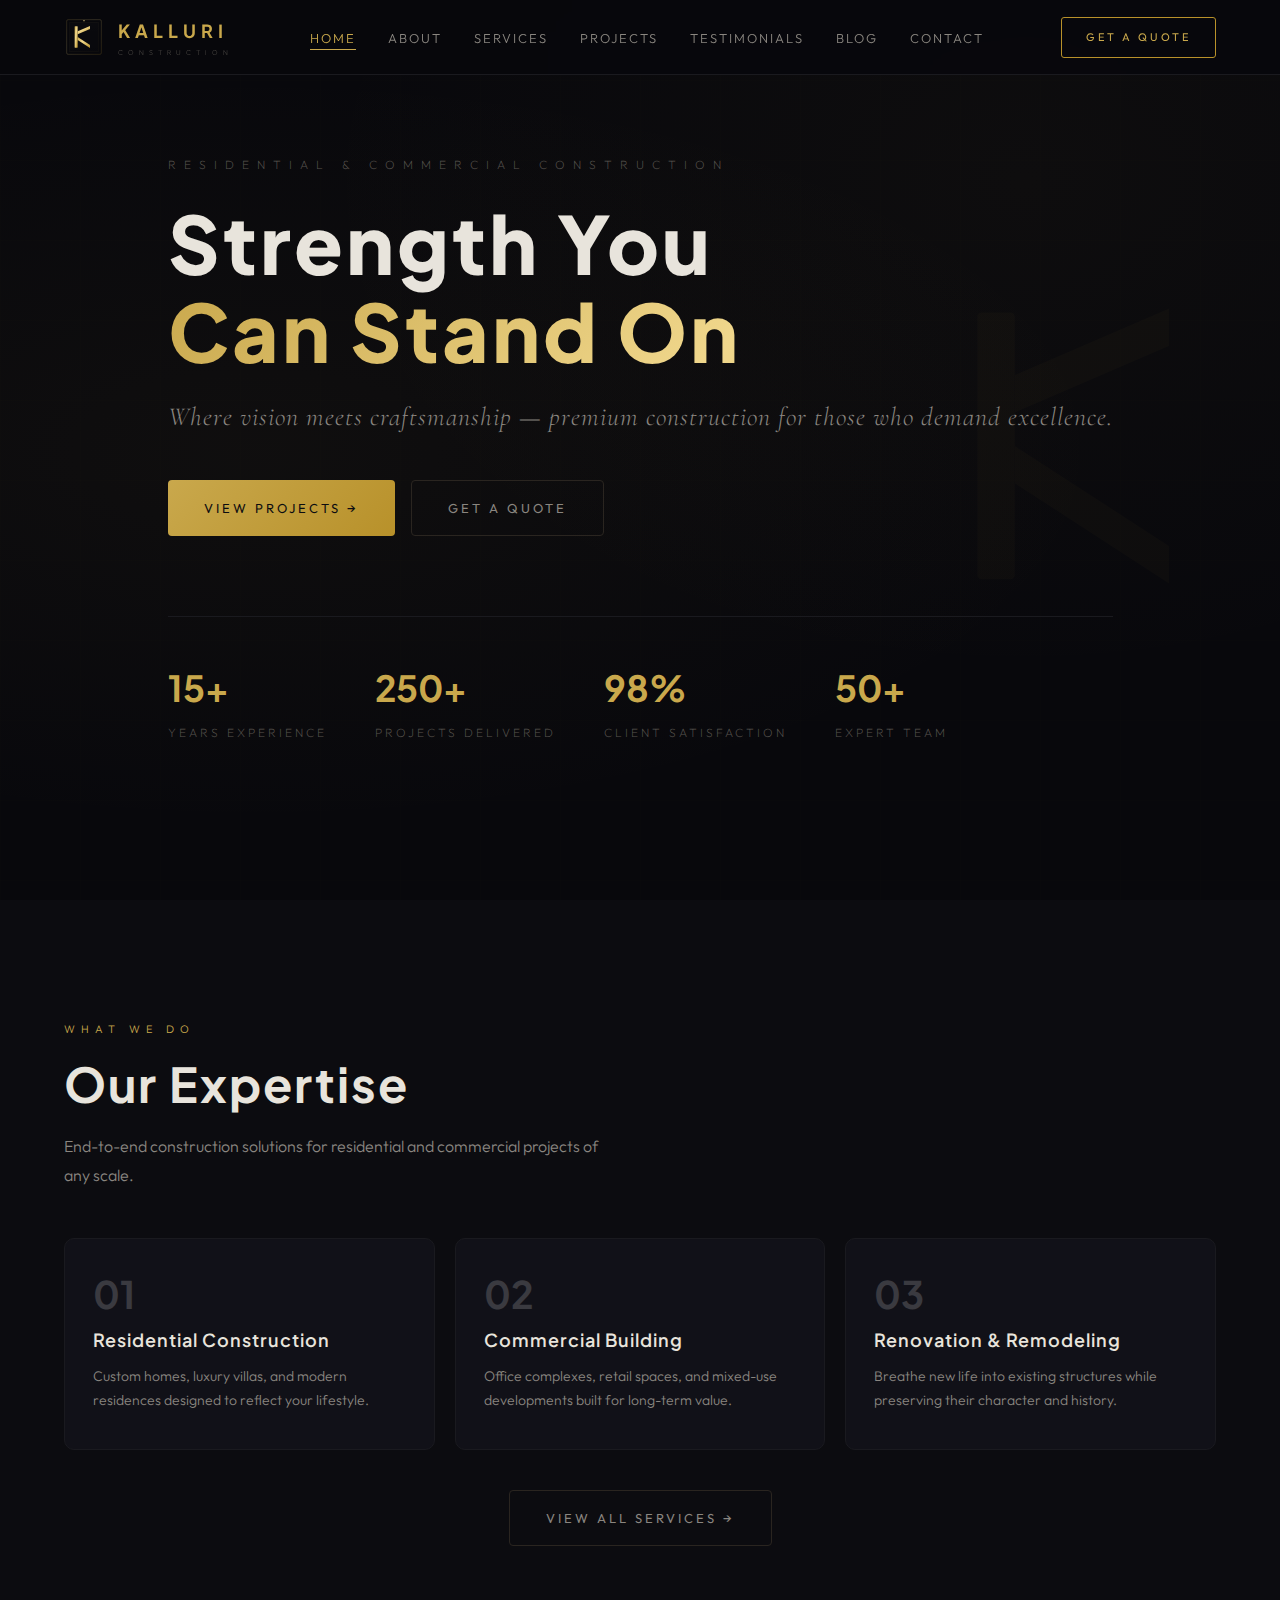
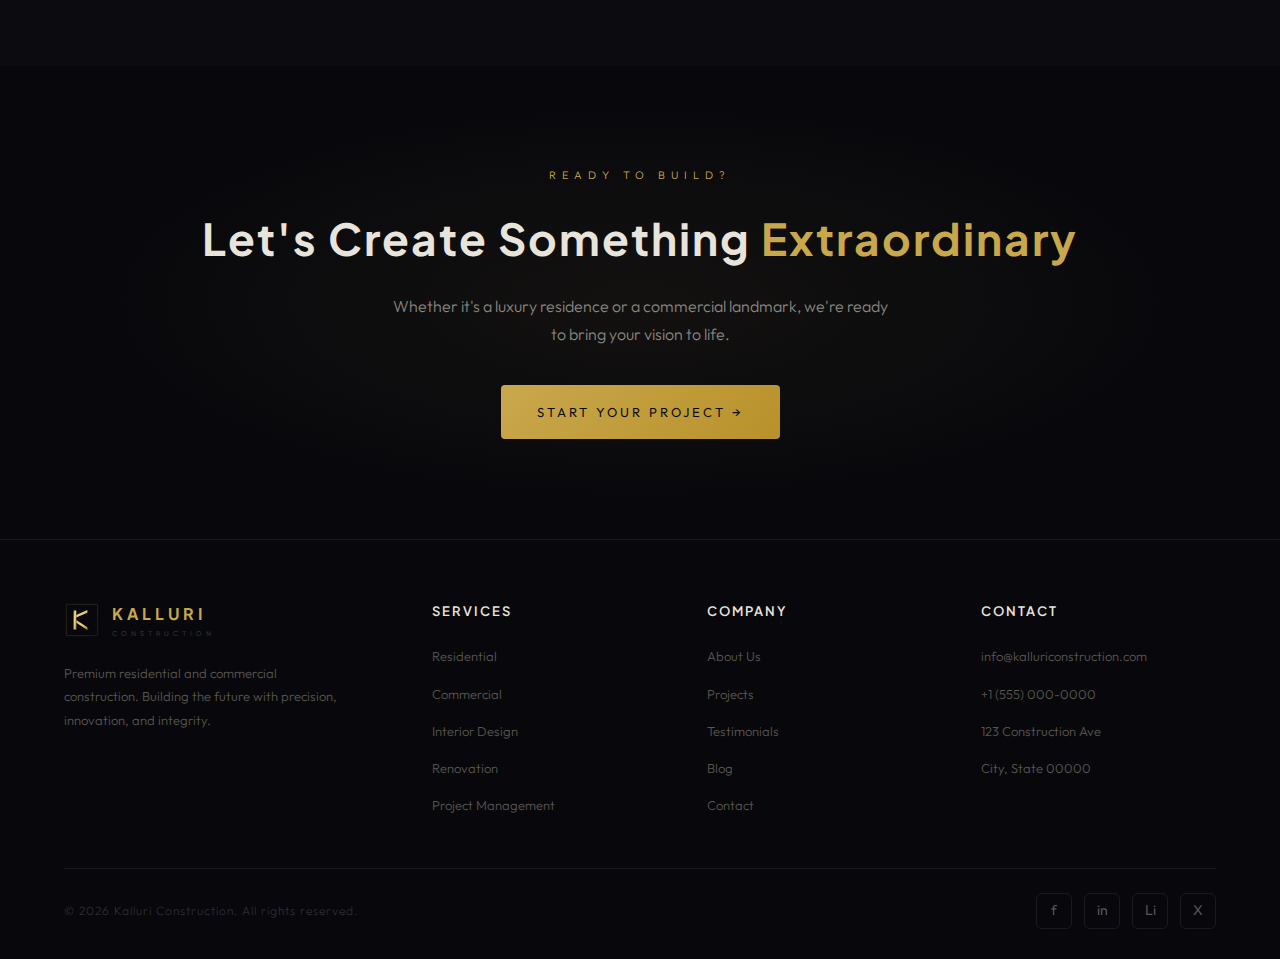
<file: index.html>
<!DOCTYPE html>
<html lang="en">
<head>
<meta charset="UTF-8">
<meta name="viewport" content="width=device-width, initial-scale=1.0">
<title>Kalluri Construction — Building the Future</title>
<link rel="stylesheet" href="styles.css">
<style>
/* HOME — HERO */
.hero {
  min-height: 100vh; display: flex; align-items: center;
  position: relative; overflow: hidden;
}
.hero::before {
  content:''; position:absolute; inset:0;
  background: radial-gradient(ellipse at 20% 50%, rgba(201,168,76,0.04) 0%, transparent 60%),
              radial-gradient(ellipse at 80% 20%, rgba(201,168,76,0.03) 0%, transparent 50%);
  pointer-events:none;
}
.hero-grid-bg {
  position:absolute; inset:0; opacity:0.025;
  background-image: linear-gradient(rgba(201,168,76,0.3) 1px, transparent 1px),
                     linear-gradient(90deg, rgba(201,168,76,0.3) 1px, transparent 1px);
  background-size:80px 80px; pointer-events:none;
}
.hero-content { position:relative; z-index:2; }
.hero-label { font-weight:200; font-size:12px; letter-spacing:8px; text-transform:uppercase; color:var(--text-muted); margin-bottom:24px; }
.hero-title {
  font-family:var(--font-heading); font-weight:800;
  font-size:clamp(42px,7vw,80px); letter-spacing:3px; line-height:1.1; margin-bottom:8px;
}
.hero-title .gold {
  background: linear-gradient(135deg, var(--gold-primary), var(--gold-light), var(--gold-primary));
  background-size:200% auto; -webkit-background-clip:text; -webkit-text-fill-color:transparent;
  background-clip:text; animation:shimmer 5s linear infinite;
}
.hero-subtitle {
  font-family:var(--font-accent); font-weight:300; font-style:italic;
  font-size:clamp(18px,3vw,26px); color:var(--text-secondary);
  margin:20px 0 40px; letter-spacing:1px;
}
.hero-buttons { display:flex; gap:16px; flex-wrap:wrap; }
.hero-stats {
  display:flex; gap:48px; margin-top:80px; padding-top:40px;
  border-top:1px solid var(--border);
}
.stat-num { font-family:var(--font-heading); font-weight:700; font-size:36px; color:var(--gold-primary); display:block; }
.stat-label { font-weight:200; font-size:12px; letter-spacing:3px; text-transform:uppercase; color:var(--text-muted); margin-top:4px; }
.hero-watermark { position:absolute; right:-5%; top:50%; transform:translateY(-50%); opacity:0.025; pointer-events:none; }

/* HOME — SERVICES PREVIEW */
.home-services { background:var(--bg-secondary); }
.services-preview {
  display:grid; grid-template-columns:repeat(3,1fr); gap:20px; margin-top:48px;
}
.sp-card {
  padding:36px 28px; background:var(--bg-card); border:1px solid var(--border);
  border-radius:10px; transition:all 0.4s; position:relative; overflow:hidden;
}
.sp-card::before {
  content:''; position:absolute; top:0; left:0; right:0; height:2px;
  background:linear-gradient(90deg,transparent,var(--gold-primary),transparent);
  opacity:0; transition:opacity 0.4s;
}
.sp-card:hover { border-color:var(--border-hover); transform:translateY(-4px); }
.sp-card:hover::before { opacity:1; }
.sp-num { font-family:var(--font-heading); font-weight:700; font-size:38px; color:var(--text-faint); margin-bottom:12px; line-height:1; }
.sp-title { font-family:var(--font-heading); font-weight:600; font-size:18px; letter-spacing:1px; margin-bottom:10px; }
.sp-desc { font-weight:300; font-size:14px; color:var(--text-secondary); line-height:1.7; }

/* HOME — CTA */
.home-cta {
  padding:100px 0; text-align:center; position:relative; overflow:hidden;
}
.home-cta::before {
  content:''; position:absolute; inset:0;
  background:radial-gradient(ellipse at center, rgba(201,168,76,0.06) 0%, transparent 60%);
}
.home-cta .cta-inner { position:relative; z-index:2; }
.cta-heading { font-family:var(--font-heading); font-weight:700; font-size:clamp(28px,4vw,44px); letter-spacing:2px; margin-bottom:16px; }
.cta-desc { font-weight:300; font-size:16px; color:var(--text-secondary); max-width:500px; margin:0 auto 36px; line-height:1.8; }

@media(max-width:900px) { .services-preview{grid-template-columns:1fr;} }
@media(max-width:768px) { .hero-stats{gap:24px;flex-wrap:wrap;} }
</style>
</head>
<body>

<!-- NAV -->
<nav class="nav" id="navbar">
  <div class="nav-inner">
    <a href="index.html" class="nav-logo">
      <svg class="nav-logo-icon" width="40" height="40" viewBox="0 0 120 120"><defs><linearGradient id="ng" x1="0%" y1="0%" x2="100%" y2="100%"><stop offset="0%" style="stop-color:#c9a84c"/><stop offset="40%" style="stop-color:#f0d78c"/><stop offset="100%" style="stop-color:#b8912a"/></linearGradient><linearGradient id="ns" x1="0%" y1="0%" x2="0%" y2="100%"><stop offset="0%" style="stop-color:#141418"/><stop offset="100%" style="stop-color:#0e0e12"/></linearGradient></defs><rect x="8" y="8" width="104" height="104" rx="4" fill="none" stroke="url(#ng)" stroke-width="1.5" opacity=".35"/><rect x="16" y="16" width="88" height="88" rx="2" fill="url(#ns)" stroke="url(#ng)" stroke-width=".5" opacity=".25"/><rect x="32" y="28" width="9" height="64" fill="url(#ng)" rx="1"/><polygon points="41,52 41,43 78,27 78,36" fill="url(#ng)"/><polygon points="41,60 41,69 78,93 78,84" fill="url(#ng)"/><line x1="60" y1="20" x2="60" y2="12" stroke="url(#ng)" stroke-width="1.5" opacity=".5"/><circle cx="60" cy="11" r="1.8" fill="#f0d78c"/></svg>
      <div class="nav-logo-text"><span class="nav-brand">KALLURI</span><span class="nav-sub">Construction</span></div>
    </a>
    <ul class="nav-links" id="navLinks">
      <li><a href="index.html" class="active">Home</a></li>
      <li><a href="about.html">About</a></li>
      <li><a href="services.html">Services</a></li>
      <li><a href="projects.html">Projects</a></li>
      <li><a href="testimonials.html">Testimonials</a></li>
      <li><a href="blog.html">Blog</a></li>
      <li><a href="contact.html">Contact</a></li>
    </ul>
    <a href="contact.html" class="nav-cta">Get a Quote</a>
    <div class="nav-toggle" onclick="toggleNav()"><span></span><span></span><span></span></div>
  </div>
</nav>

<!-- HERO -->
<section class="hero">
  <div class="hero-grid-bg"></div>
  <div class="container hero-content">
    <div class="hero-label anim-up">Residential &amp; Commercial Construction</div>
    <h1 class="hero-title anim-up-d1">Strength You<br/><span class="gold">Can Stand On</span></h1>
    <p class="hero-subtitle anim-up-d2">Where vision meets craftsmanship — premium construction for those who demand excellence.</p>
    <div class="hero-buttons anim-up-d3">
      <a href="projects.html" class="btn btn-gold">View Projects →</a>
      <a href="contact.html" class="btn btn-outline">Get a Quote</a>
    </div>
    <div class="hero-stats anim-up-d4">
      <div><span class="stat-num">15+</span><span class="stat-label">Years Experience</span></div>
      <div><span class="stat-num">250+</span><span class="stat-label">Projects Delivered</span></div>
      <div><span class="stat-num">98%</span><span class="stat-label">Client Satisfaction</span></div>
      <div><span class="stat-num">50+</span><span class="stat-label">Expert Team</span></div>
    </div>
  </div>
  <div class="hero-watermark"><svg width="500" height="500" viewBox="0 0 120 120"><rect x="32" y="28" width="9" height="64" fill="#c9a84c" rx="1"/><polygon points="41,52 41,43 78,27 78,36" fill="#c9a84c"/><polygon points="41,60 41,69 78,93 78,84" fill="#c9a84c"/></svg></div>
</section>

<!-- SERVICES PREVIEW -->
<section class="home-services section-pad">
  <div class="container">
    <span class="label">What We Do</span>
    <h2 class="section-heading">Our Expertise</h2>
    <p class="section-desc">End-to-end construction solutions for residential and commercial projects of any scale.</p>
    <div class="services-preview">
      <div class="sp-card"><div class="sp-num">01</div><h3 class="sp-title">Residential Construction</h3><p class="sp-desc">Custom homes, luxury villas, and modern residences designed to reflect your lifestyle.</p></div>
      <div class="sp-card"><div class="sp-num">02</div><h3 class="sp-title">Commercial Building</h3><p class="sp-desc">Office complexes, retail spaces, and mixed-use developments built for long-term value.</p></div>
      <div class="sp-card"><div class="sp-num">03</div><h3 class="sp-title">Renovation & Remodeling</h3><p class="sp-desc">Breathe new life into existing structures while preserving their character and history.</p></div>
    </div>
    <div style="text-align:center;margin-top:40px"><a href="services.html" class="btn btn-outline">View All Services →</a></div>
  </div>
</section>

<!-- CTA -->
<section class="home-cta">
  <div class="cta-inner">
    <span class="label">Ready to Build?</span>
    <h2 class="cta-heading">Let's Create Something <span class="gold-text">Extraordinary</span></h2>
    <p class="cta-desc">Whether it's a luxury residence or a commercial landmark, we're ready to bring your vision to life.</p>
    <a href="contact.html" class="btn btn-gold">Start Your Project →</a>
  </div>
</section>

<!-- FOOTER -->
<footer class="footer">
  <div class="container">
    <div class="footer-grid">
      <div>
        <a href="index.html" style="display:inline-flex;gap:12px;align-items:center">
          <svg width="36" height="36" viewBox="0 0 120 120"><defs><linearGradient id="fg" x1="0%" y1="0%" x2="100%" y2="100%"><stop offset="0%" style="stop-color:#c9a84c"/><stop offset="40%" style="stop-color:#f0d78c"/><stop offset="100%" style="stop-color:#b8912a"/></linearGradient></defs><rect x="8" y="8" width="104" height="104" rx="4" fill="none" stroke="url(#fg)" stroke-width="1.5" opacity=".3"/><rect x="32" y="28" width="9" height="64" fill="url(#fg)" rx="1"/><polygon points="41,52 41,43 78,27 78,36" fill="url(#fg)"/><polygon points="41,60 41,69 78,93 78,84" fill="url(#fg)"/></svg>
          <div><div style="font-family:var(--font-heading);font-weight:700;font-size:16px;letter-spacing:4px;color:var(--gold-primary)">KALLURI</div><div style="font-weight:200;font-size:7px;letter-spacing:4px;color:var(--text-muted);text-transform:uppercase">Construction</div></div>
        </a>
        <p class="footer-brand-text">Premium residential and commercial construction. Building the future with precision, innovation, and integrity.</p>
      </div>
      <div><h4 class="footer-heading">Services</h4><ul class="footer-links"><li><a href="services.html">Residential</a></li><li><a href="services.html">Commercial</a></li><li><a href="services.html">Interior Design</a></li><li><a href="services.html">Renovation</a></li><li><a href="services.html">Project Management</a></li></ul></div>
      <div><h4 class="footer-heading">Company</h4><ul class="footer-links"><li><a href="about.html">About Us</a></li><li><a href="projects.html">Projects</a></li><li><a href="testimonials.html">Testimonials</a></li><li><a href="blog.html">Blog</a></li><li><a href="contact.html">Contact</a></li></ul></div>
      <div><h4 class="footer-heading">Contact</h4><ul class="footer-links"><li><a href="mailto:info@kalluriconstruction.com">info@kalluriconstruction.com</a></li><li><a href="tel:+15550000000">+1 (555) 000-0000</a></li><li><a href="#">123 Construction Ave</a></li><li><a href="#">City, State 00000</a></li></ul></div>
    </div>
    <div class="footer-bottom">
      <span class="footer-copy">&copy; 2026 Kalluri Construction. All rights reserved.</span>
      <div class="footer-socials"><a href="#" class="footer-social">f</a><a href="#" class="footer-social">in</a><a href="#" class="footer-social">Li</a><a href="#" class="footer-social">X</a></div>
    </div>
  </div>
</footer>
<script src="script.js"></script>
</body>
</html>
</file>
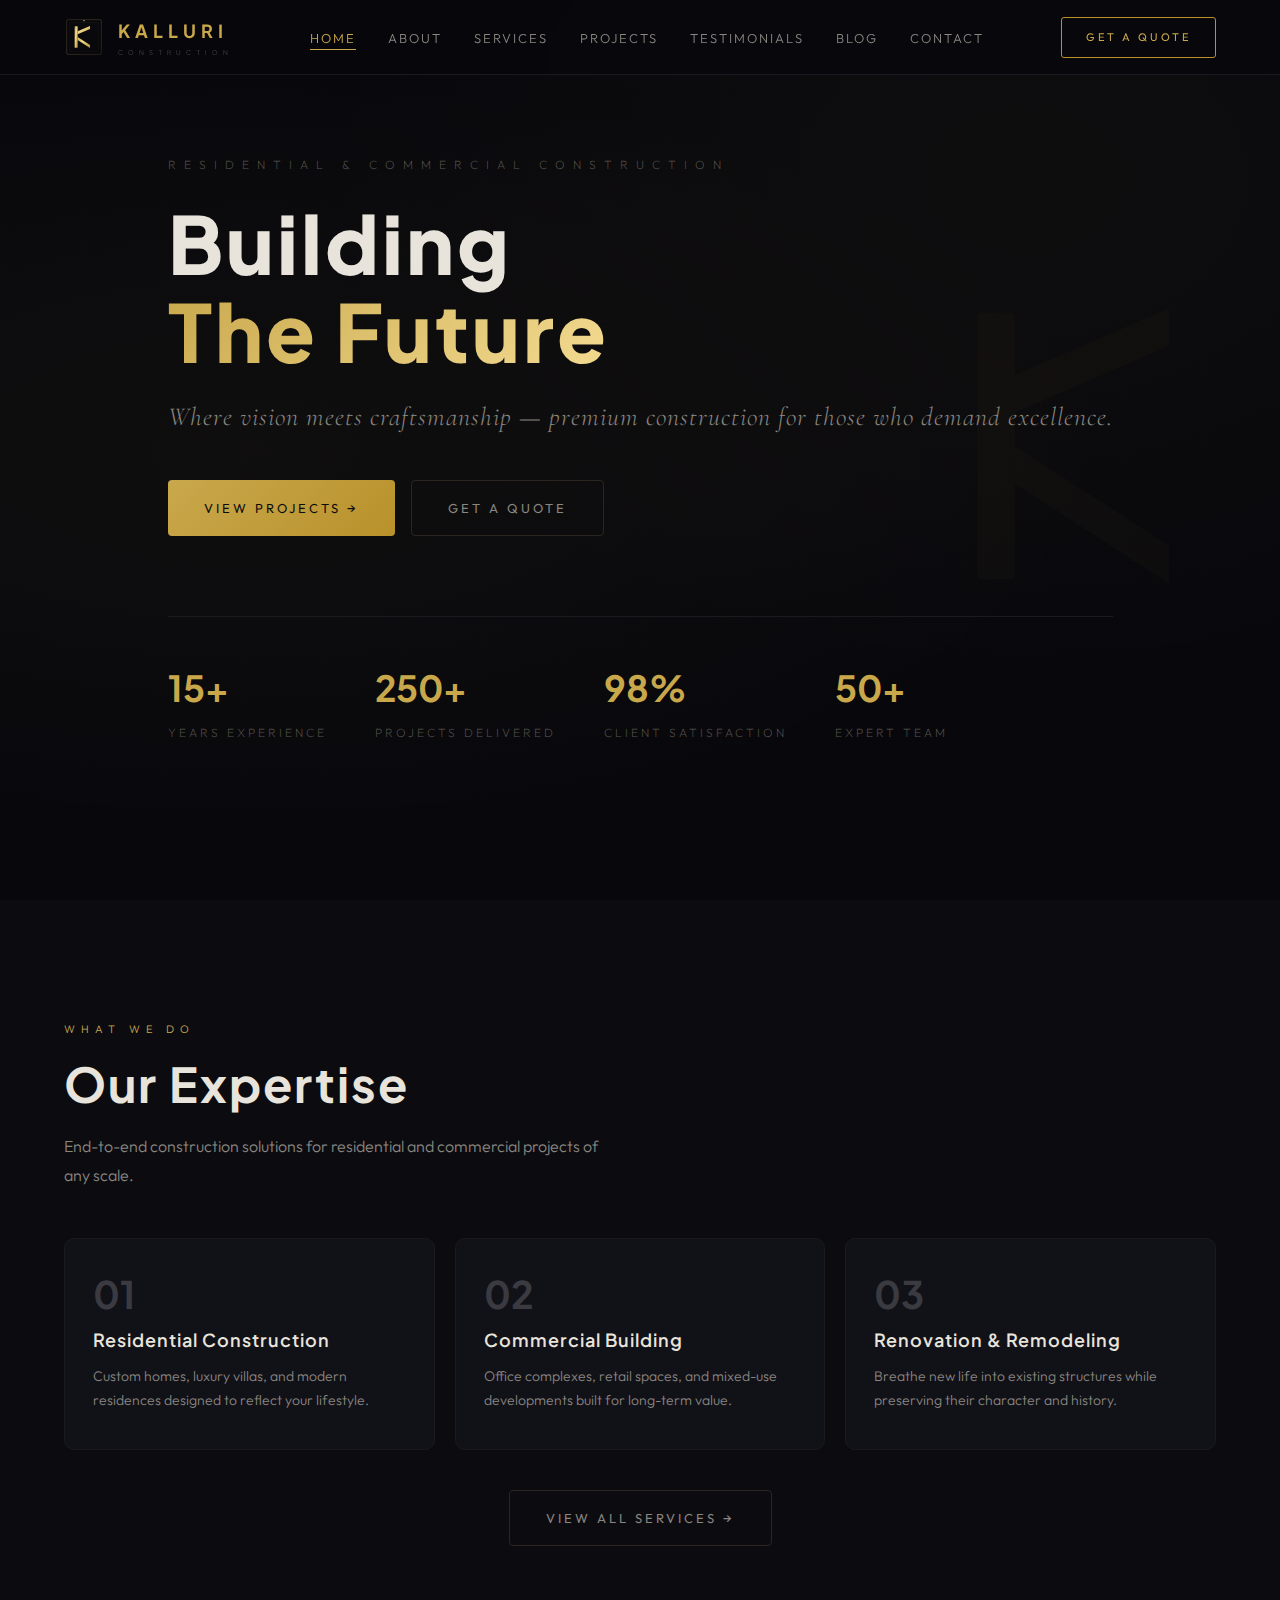
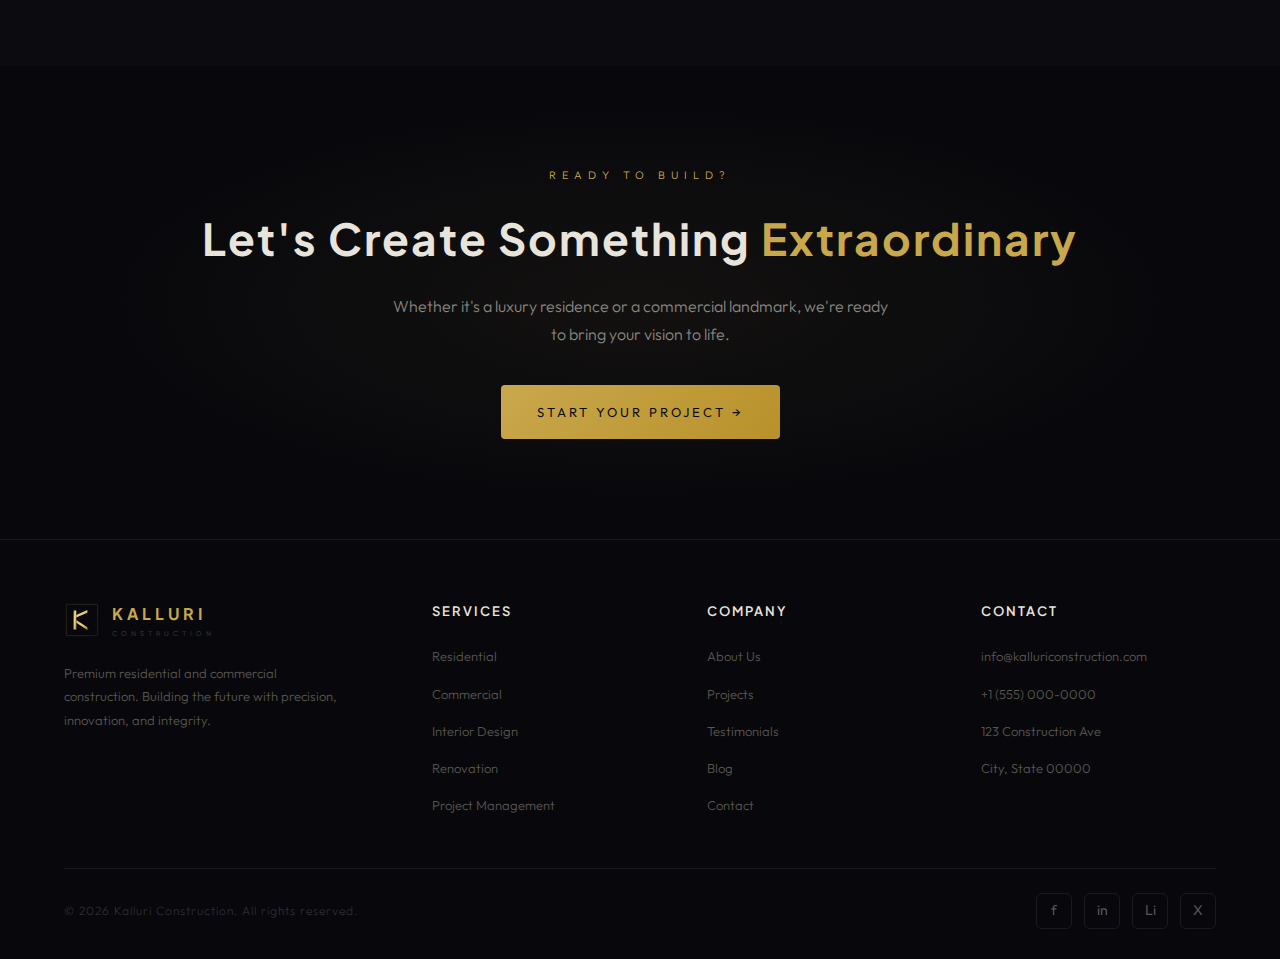
<file: Kalluri-Construction-Website/index.html>
<!DOCTYPE html>
<html lang="en">
<head>
<meta charset="UTF-8">
<meta name="viewport" content="width=device-width, initial-scale=1.0">
<title>Kalluri Construction — Building the Future</title>
<link rel="stylesheet" href="styles.css">
<style>
/* HOME — HERO */
.hero {
  min-height: 100vh; display: flex; align-items: center;
  position: relative; overflow: hidden;
}
.hero::before {
  content:''; position:absolute; inset:0;
  background: radial-gradient(ellipse at 20% 50%, rgba(201,168,76,0.04) 0%, transparent 60%),
              radial-gradient(ellipse at 80% 20%, rgba(201,168,76,0.03) 0%, transparent 50%);
  pointer-events:none;
}
.hero-grid-bg {
  position:absolute; inset:0; opacity:0.025;
  background-image: linear-gradient(rgba(201,168,76,0.3) 1px, transparent 1px),
                     linear-gradient(90deg, rgba(201,168,76,0.3) 1px, transparent 1px);
  background-size:80px 80px; pointer-events:none;
}
.hero-content { position:relative; z-index:2; }
.hero-label { font-weight:200; font-size:12px; letter-spacing:8px; text-transform:uppercase; color:var(--text-muted); margin-bottom:24px; }
.hero-title {
  font-family:var(--font-heading); font-weight:800;
  font-size:clamp(42px,7vw,80px); letter-spacing:3px; line-height:1.1; margin-bottom:8px;
}
.hero-title .gold {
  background: linear-gradient(135deg, var(--gold-primary), var(--gold-light), var(--gold-primary));
  background-size:200% auto; -webkit-background-clip:text; -webkit-text-fill-color:transparent;
  background-clip:text; animation:shimmer 5s linear infinite;
}
.hero-subtitle {
  font-family:var(--font-accent); font-weight:300; font-style:italic;
  font-size:clamp(18px,3vw,26px); color:var(--text-secondary);
  margin:20px 0 40px; letter-spacing:1px;
}
.hero-buttons { display:flex; gap:16px; flex-wrap:wrap; }
.hero-stats {
  display:flex; gap:48px; margin-top:80px; padding-top:40px;
  border-top:1px solid var(--border);
}
.stat-num { font-family:var(--font-heading); font-weight:700; font-size:36px; color:var(--gold-primary); display:block; }
.stat-label { font-weight:200; font-size:12px; letter-spacing:3px; text-transform:uppercase; color:var(--text-muted); margin-top:4px; }
.hero-watermark { position:absolute; right:-5%; top:50%; transform:translateY(-50%); opacity:0.025; pointer-events:none; }

/* HOME — SERVICES PREVIEW */
.home-services { background:var(--bg-secondary); }
.services-preview {
  display:grid; grid-template-columns:repeat(3,1fr); gap:20px; margin-top:48px;
}
.sp-card {
  padding:36px 28px; background:var(--bg-card); border:1px solid var(--border);
  border-radius:10px; transition:all 0.4s; position:relative; overflow:hidden;
}
.sp-card::before {
  content:''; position:absolute; top:0; left:0; right:0; height:2px;
  background:linear-gradient(90deg,transparent,var(--gold-primary),transparent);
  opacity:0; transition:opacity 0.4s;
}
.sp-card:hover { border-color:var(--border-hover); transform:translateY(-4px); }
.sp-card:hover::before { opacity:1; }
.sp-num { font-family:var(--font-heading); font-weight:700; font-size:38px; color:var(--text-faint); margin-bottom:12px; line-height:1; }
.sp-title { font-family:var(--font-heading); font-weight:600; font-size:18px; letter-spacing:1px; margin-bottom:10px; }
.sp-desc { font-weight:300; font-size:14px; color:var(--text-secondary); line-height:1.7; }

/* HOME — CTA */
.home-cta {
  padding:100px 0; text-align:center; position:relative; overflow:hidden;
}
.home-cta::before {
  content:''; position:absolute; inset:0;
  background:radial-gradient(ellipse at center, rgba(201,168,76,0.06) 0%, transparent 60%);
}
.home-cta .cta-inner { position:relative; z-index:2; }
.cta-heading { font-family:var(--font-heading); font-weight:700; font-size:clamp(28px,4vw,44px); letter-spacing:2px; margin-bottom:16px; }
.cta-desc { font-weight:300; font-size:16px; color:var(--text-secondary); max-width:500px; margin:0 auto 36px; line-height:1.8; }

@media(max-width:900px) { .services-preview{grid-template-columns:1fr;} }
@media(max-width:768px) { .hero-stats{gap:24px;flex-wrap:wrap;} }
</style>
</head>
<body>

<!-- NAV -->
<nav class="nav" id="navbar">
  <div class="nav-inner">
    <a href="index.html" class="nav-logo">
      <svg class="nav-logo-icon" width="40" height="40" viewBox="0 0 120 120"><defs><linearGradient id="ng" x1="0%" y1="0%" x2="100%" y2="100%"><stop offset="0%" style="stop-color:#c9a84c"/><stop offset="40%" style="stop-color:#f0d78c"/><stop offset="100%" style="stop-color:#b8912a"/></linearGradient><linearGradient id="ns" x1="0%" y1="0%" x2="0%" y2="100%"><stop offset="0%" style="stop-color:#141418"/><stop offset="100%" style="stop-color:#0e0e12"/></linearGradient></defs><rect x="8" y="8" width="104" height="104" rx="4" fill="none" stroke="url(#ng)" stroke-width="1.5" opacity=".35"/><rect x="16" y="16" width="88" height="88" rx="2" fill="url(#ns)" stroke="url(#ng)" stroke-width=".5" opacity=".25"/><rect x="32" y="28" width="9" height="64" fill="url(#ng)" rx="1"/><polygon points="41,52 41,43 78,27 78,36" fill="url(#ng)"/><polygon points="41,60 41,69 78,93 78,84" fill="url(#ng)"/><line x1="60" y1="20" x2="60" y2="12" stroke="url(#ng)" stroke-width="1.5" opacity=".5"/><circle cx="60" cy="11" r="1.8" fill="#f0d78c"/></svg>
      <div class="nav-logo-text"><span class="nav-brand">KALLURI</span><span class="nav-sub">Construction</span></div>
    </a>
    <ul class="nav-links" id="navLinks">
      <li><a href="index.html" class="active">Home</a></li>
      <li><a href="about.html">About</a></li>
      <li><a href="services.html">Services</a></li>
      <li><a href="projects.html">Projects</a></li>
      <li><a href="testimonials.html">Testimonials</a></li>
      <li><a href="blog.html">Blog</a></li>
      <li><a href="contact.html">Contact</a></li>
    </ul>
    <a href="contact.html" class="nav-cta">Get a Quote</a>
    <div class="nav-toggle" onclick="toggleNav()"><span></span><span></span><span></span></div>
  </div>
</nav>

<!-- HERO -->
<section class="hero">
  <div class="hero-grid-bg"></div>
  <div class="container hero-content">
    <div class="hero-label anim-up">Residential &amp; Commercial Construction</div>
    <h1 class="hero-title anim-up-d1">Building<br/><span class="gold">The Future</span></h1>
    <p class="hero-subtitle anim-up-d2">Where vision meets craftsmanship — premium construction for those who demand excellence.</p>
    <div class="hero-buttons anim-up-d3">
      <a href="projects.html" class="btn btn-gold">View Projects →</a>
      <a href="contact.html" class="btn btn-outline">Get a Quote</a>
    </div>
    <div class="hero-stats anim-up-d4">
      <div><span class="stat-num">15+</span><span class="stat-label">Years Experience</span></div>
      <div><span class="stat-num">250+</span><span class="stat-label">Projects Delivered</span></div>
      <div><span class="stat-num">98%</span><span class="stat-label">Client Satisfaction</span></div>
      <div><span class="stat-num">50+</span><span class="stat-label">Expert Team</span></div>
    </div>
  </div>
  <div class="hero-watermark"><svg width="500" height="500" viewBox="0 0 120 120"><rect x="32" y="28" width="9" height="64" fill="#c9a84c" rx="1"/><polygon points="41,52 41,43 78,27 78,36" fill="#c9a84c"/><polygon points="41,60 41,69 78,93 78,84" fill="#c9a84c"/></svg></div>
</section>

<!-- SERVICES PREVIEW -->
<section class="home-services section-pad">
  <div class="container">
    <span class="label">What We Do</span>
    <h2 class="section-heading">Our Expertise</h2>
    <p class="section-desc">End-to-end construction solutions for residential and commercial projects of any scale.</p>
    <div class="services-preview">
      <div class="sp-card"><div class="sp-num">01</div><h3 class="sp-title">Residential Construction</h3><p class="sp-desc">Custom homes, luxury villas, and modern residences designed to reflect your lifestyle.</p></div>
      <div class="sp-card"><div class="sp-num">02</div><h3 class="sp-title">Commercial Building</h3><p class="sp-desc">Office complexes, retail spaces, and mixed-use developments built for long-term value.</p></div>
      <div class="sp-card"><div class="sp-num">03</div><h3 class="sp-title">Renovation & Remodeling</h3><p class="sp-desc">Breathe new life into existing structures while preserving their character and history.</p></div>
    </div>
    <div style="text-align:center;margin-top:40px"><a href="services.html" class="btn btn-outline">View All Services →</a></div>
  </div>
</section>

<!-- CTA -->
<section class="home-cta">
  <div class="cta-inner">
    <span class="label">Ready to Build?</span>
    <h2 class="cta-heading">Let's Create Something <span class="gold-text">Extraordinary</span></h2>
    <p class="cta-desc">Whether it's a luxury residence or a commercial landmark, we're ready to bring your vision to life.</p>
    <a href="contact.html" class="btn btn-gold">Start Your Project →</a>
  </div>
</section>

<!-- FOOTER -->
<footer class="footer">
  <div class="container">
    <div class="footer-grid">
      <div>
        <a href="index.html" style="display:inline-flex;gap:12px;align-items:center">
          <svg width="36" height="36" viewBox="0 0 120 120"><defs><linearGradient id="fg" x1="0%" y1="0%" x2="100%" y2="100%"><stop offset="0%" style="stop-color:#c9a84c"/><stop offset="40%" style="stop-color:#f0d78c"/><stop offset="100%" style="stop-color:#b8912a"/></linearGradient></defs><rect x="8" y="8" width="104" height="104" rx="4" fill="none" stroke="url(#fg)" stroke-width="1.5" opacity=".3"/><rect x="32" y="28" width="9" height="64" fill="url(#fg)" rx="1"/><polygon points="41,52 41,43 78,27 78,36" fill="url(#fg)"/><polygon points="41,60 41,69 78,93 78,84" fill="url(#fg)"/></svg>
          <div><div style="font-family:var(--font-heading);font-weight:700;font-size:16px;letter-spacing:4px;color:var(--gold-primary)">KALLURI</div><div style="font-weight:200;font-size:7px;letter-spacing:4px;color:var(--text-muted);text-transform:uppercase">Construction</div></div>
        </a>
        <p class="footer-brand-text">Premium residential and commercial construction. Building the future with precision, innovation, and integrity.</p>
      </div>
      <div><h4 class="footer-heading">Services</h4><ul class="footer-links"><li><a href="services.html">Residential</a></li><li><a href="services.html">Commercial</a></li><li><a href="services.html">Interior Design</a></li><li><a href="services.html">Renovation</a></li><li><a href="services.html">Project Management</a></li></ul></div>
      <div><h4 class="footer-heading">Company</h4><ul class="footer-links"><li><a href="about.html">About Us</a></li><li><a href="projects.html">Projects</a></li><li><a href="testimonials.html">Testimonials</a></li><li><a href="blog.html">Blog</a></li><li><a href="contact.html">Contact</a></li></ul></div>
      <div><h4 class="footer-heading">Contact</h4><ul class="footer-links"><li><a href="mailto:info@kalluriconstruction.com">info@kalluriconstruction.com</a></li><li><a href="tel:+15550000000">+1 (555) 000-0000</a></li><li><a href="#">123 Construction Ave</a></li><li><a href="#">City, State 00000</a></li></ul></div>
    </div>
    <div class="footer-bottom">
      <span class="footer-copy">&copy; 2026 Kalluri Construction. All rights reserved.</span>
      <div class="footer-socials"><a href="#" class="footer-social">f</a><a href="#" class="footer-social">in</a><a href="#" class="footer-social">Li</a><a href="#" class="footer-social">X</a></div>
    </div>
  </div>
</footer>
<script src="script.js"></script>
</body>
</html>
</file>
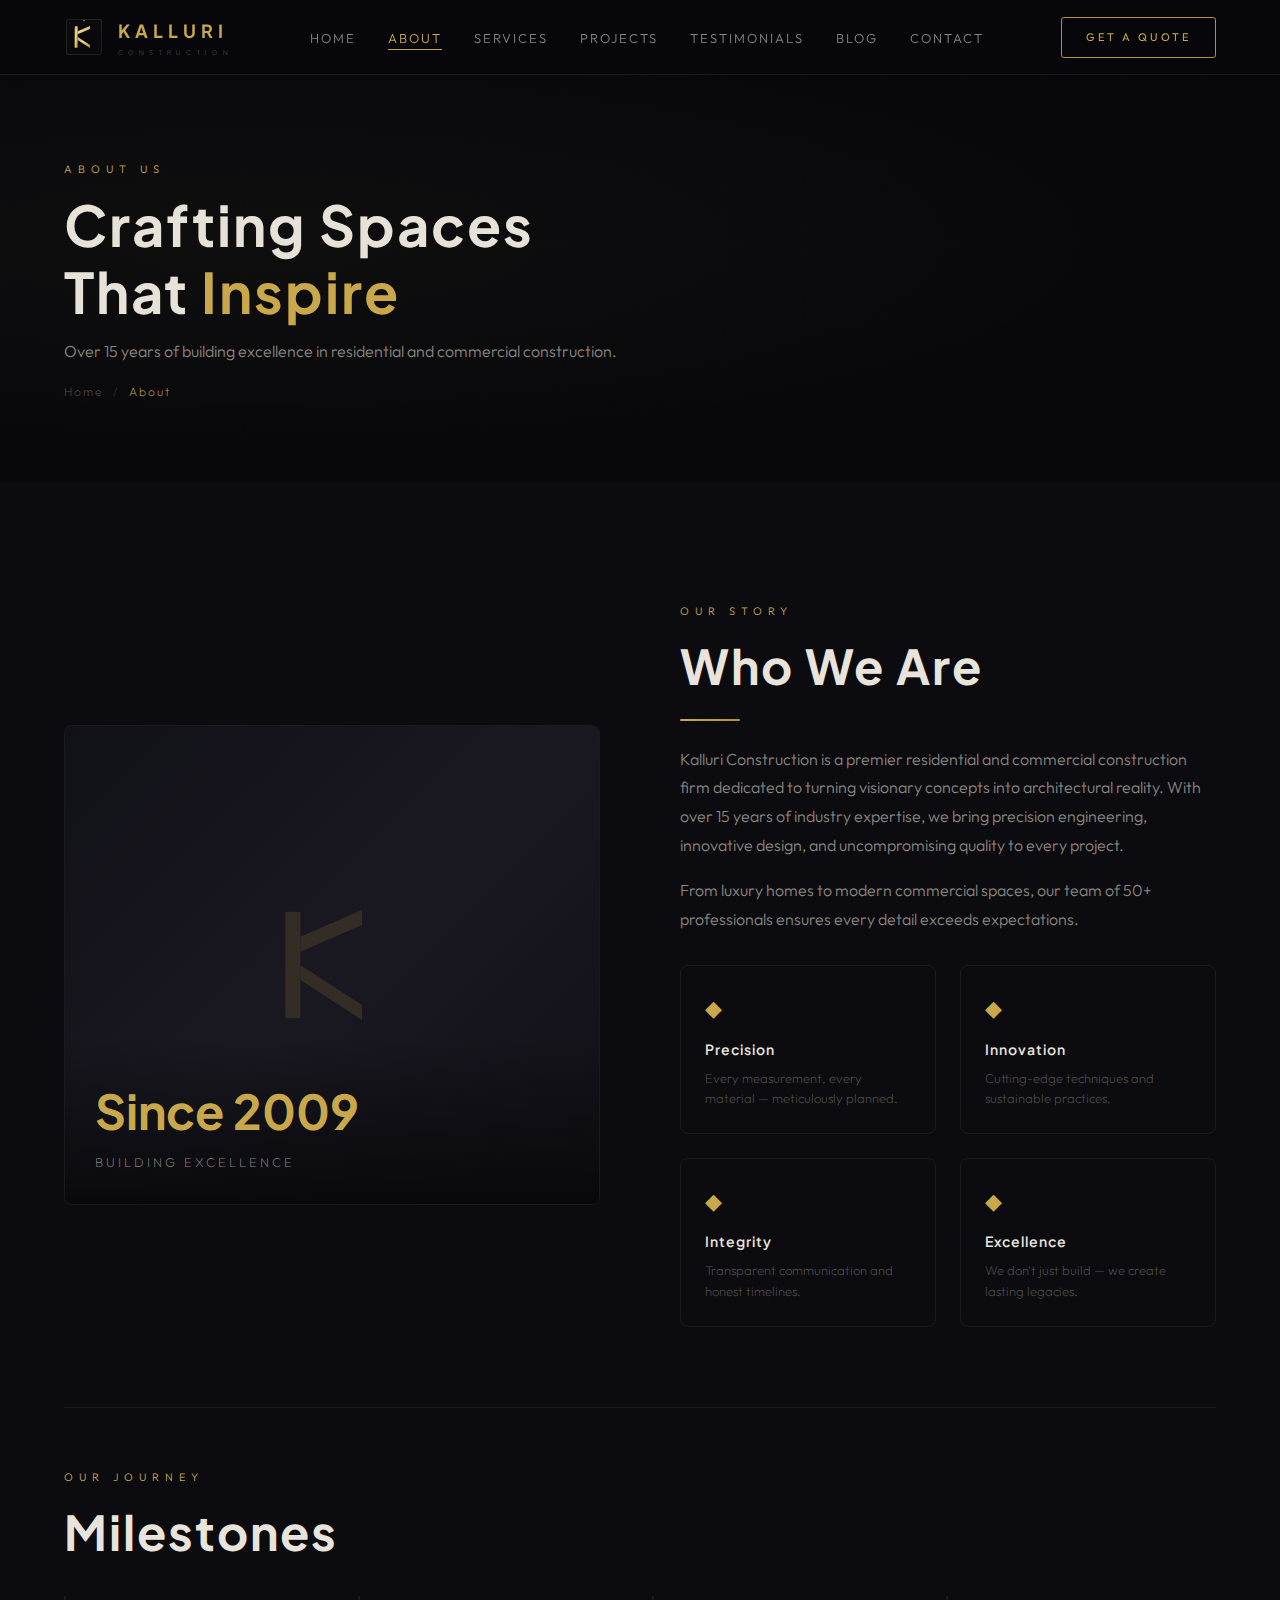
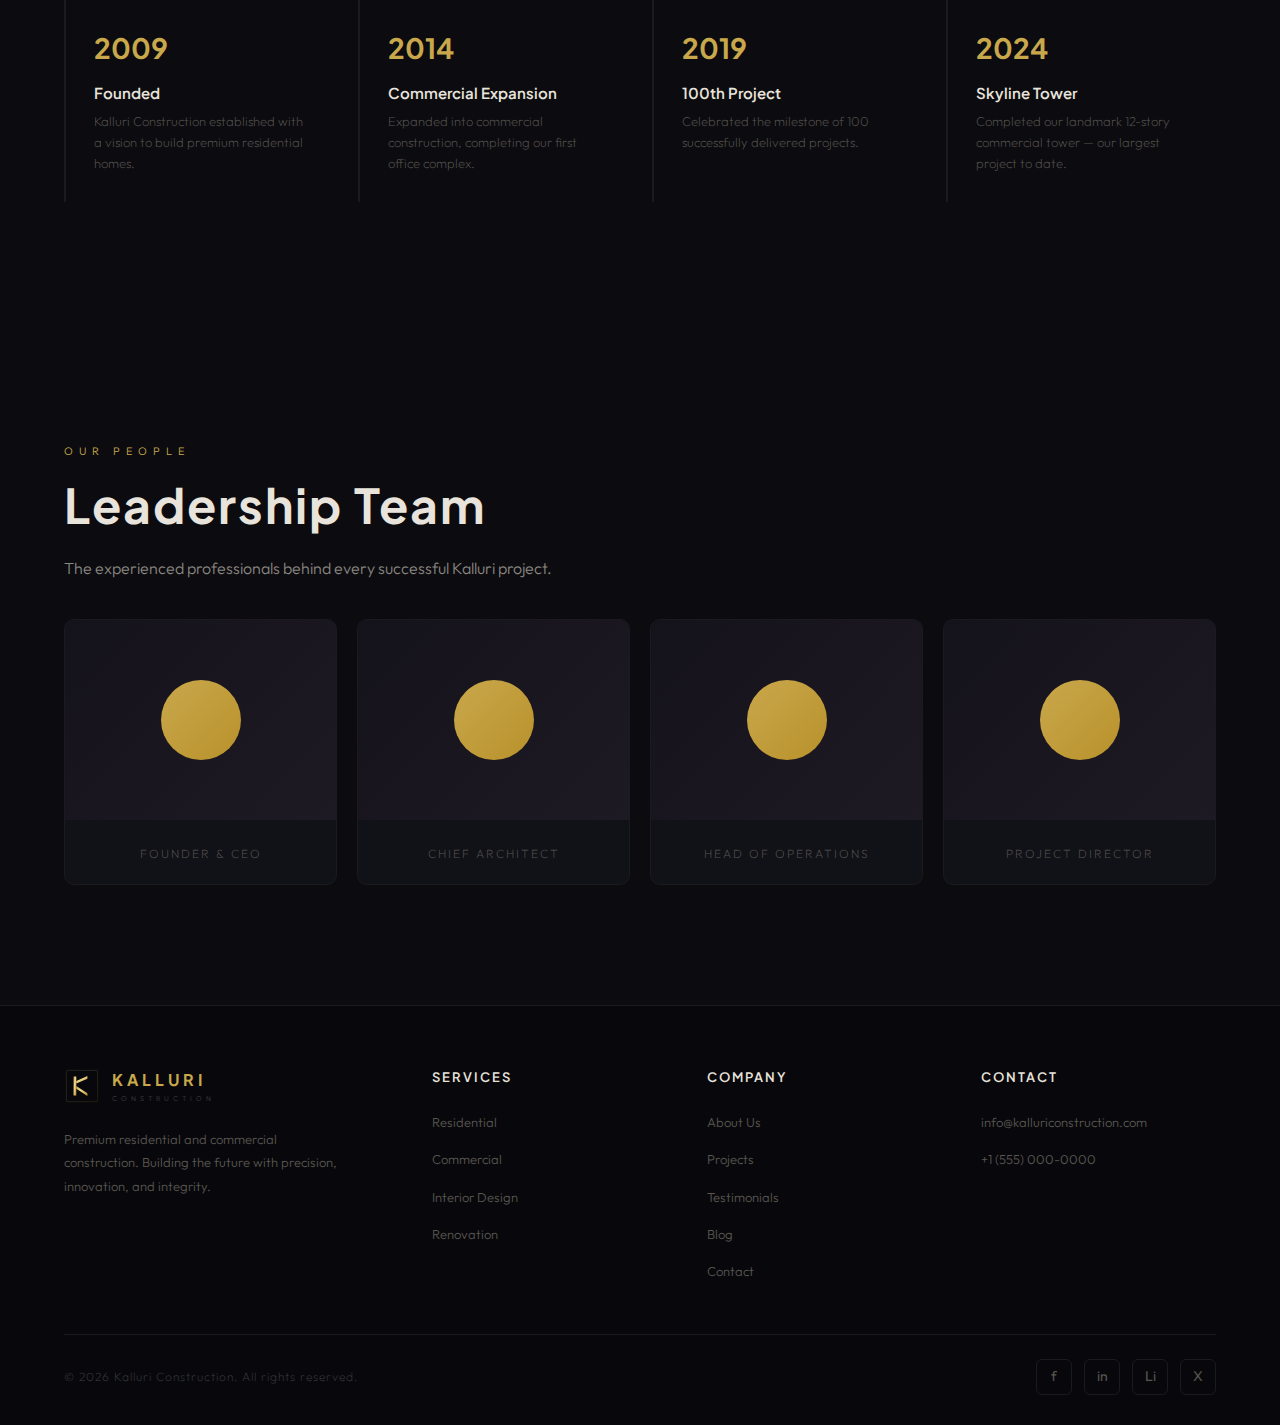
<file: about.html>
<!DOCTYPE html>
<html lang="en">
<head>
<meta charset="UTF-8">
<meta name="viewport" content="width=device-width, initial-scale=1.0">
<title>About — Kalluri Construction</title>
<link rel="stylesheet" href="styles.css">
<style>
.about-grid { display:grid; grid-template-columns:1fr 1fr; gap:80px; align-items:center; }
.about-image {
  position:relative; height:480px; border-radius:8px; overflow:hidden;
  background:var(--bg-card); border:1px solid var(--border);
}
.about-image-inner {
  width:100%; height:100%;
  background:linear-gradient(135deg,var(--bg-card) 0%,#1a1820 50%,var(--bg-card) 100%);
  display:flex; align-items:center; justify-content:center;
}
.about-image-inner svg { opacity:0.15; }
.about-image-overlay {
  position:absolute; bottom:0; left:0; right:0; padding:30px;
  background:linear-gradient(transparent,rgba(8,8,12,0.95));
}
.about-image-stat { font-family:var(--font-heading); font-weight:700; font-size:48px; color:var(--gold-primary); }
.about-image-stat-label { font-weight:200; font-size:13px; color:var(--text-secondary); letter-spacing:3px; text-transform:uppercase; }

.about-values { display:grid; grid-template-columns:1fr 1fr; gap:24px; margin-top:32px; }
.value-card { padding:24px; border:1px solid var(--border); border-radius:8px; transition:all 0.3s; }
.value-card:hover { border-color:var(--border-hover); background:rgba(201,168,76,0.02); }
.value-icon { font-size:22px; margin-bottom:10px; color:var(--gold-primary); }
.value-title { font-family:var(--font-heading); font-weight:600; font-size:14px; letter-spacing:1px; margin-bottom:6px; }
.value-desc { font-weight:200; font-size:13px; color:var(--text-muted); line-height:1.6; }

/* Timeline */
.timeline { margin-top:80px; padding-top:60px; border-top:1px solid var(--border); }
.timeline-grid { display:grid; grid-template-columns:repeat(4,1fr); gap:24px; margin-top:36px; }
.tl-card { padding:28px; border-left:2px solid var(--border); transition:border-color 0.3s; }
.tl-card:hover { border-color:var(--gold-primary); }
.tl-year { font-family:var(--font-heading); font-weight:700; font-size:28px; color:var(--gold-primary); margin-bottom:8px; }
.tl-title { font-family:var(--font-heading); font-weight:600; font-size:15px; margin-bottom:6px; }
.tl-desc { font-weight:200; font-size:13px; color:var(--text-muted); line-height:1.6; }

/* Team */
.team-section { background:var(--bg-secondary); }
.team-grid { display:grid; grid-template-columns:repeat(4,1fr); gap:20px; margin-top:36px; }
.team-card { background:var(--bg-card); border:1px solid var(--border); border-radius:10px; overflow:hidden; transition:all 0.3s; }
.team-card:hover { border-color:var(--border-hover); transform:translateY(-3px); }
.team-photo {
  height:200px; background:linear-gradient(135deg,#14121a,#1e1a24);
  display:flex; align-items:center; justify-content:center;
}
.team-avatar {
  width:80px; height:80px; border-radius:50%;
  background:linear-gradient(135deg,var(--gold-primary),var(--gold-dark));
  display:flex; align-items:center; justify-content:center;
  font-family:var(--font-heading); font-weight:700; font-size:28px; color:#0c0c10;
}
.team-info { padding:20px; text-align:center; }
.team-name { font-family:var(--font-heading); font-weight:600; font-size:16px; margin-bottom:4px; }
.team-role { font-weight:200; font-size:12px; color:var(--text-muted); letter-spacing:2px; text-transform:uppercase; }

@media(max-width:900px) {
  .about-grid{grid-template-columns:1fr;gap:40px} .about-image{height:300px}
  .timeline-grid{grid-template-columns:1fr 1fr} .team-grid{grid-template-columns:1fr 1fr}
}
@media(max-width:480px) { .timeline-grid,.team-grid{grid-template-columns:1fr} }
</style>
</head>
<body>

<!-- NAV -->
<nav class="nav" id="navbar"><div class="nav-inner"><a href="index.html" class="nav-logo"><svg class="nav-logo-icon" width="40" height="40" viewBox="0 0 120 120"><defs><linearGradient id="ng" x1="0%" y1="0%" x2="100%" y2="100%"><stop offset="0%" style="stop-color:#c9a84c"/><stop offset="40%" style="stop-color:#f0d78c"/><stop offset="100%" style="stop-color:#b8912a"/></linearGradient><linearGradient id="ns" x1="0%" y1="0%" x2="0%" y2="100%"><stop offset="0%" style="stop-color:#141418"/><stop offset="100%" style="stop-color:#0e0e12"/></linearGradient></defs><rect x="8" y="8" width="104" height="104" rx="4" fill="none" stroke="url(#ng)" stroke-width="1.5" opacity=".35"/><rect x="16" y="16" width="88" height="88" rx="2" fill="url(#ns)" stroke="url(#ng)" stroke-width=".5" opacity=".25"/><rect x="32" y="28" width="9" height="64" fill="url(#ng)" rx="1"/><polygon points="41,52 41,43 78,27 78,36" fill="url(#ng)"/><polygon points="41,60 41,69 78,93 78,84" fill="url(#ng)"/><line x1="60" y1="20" x2="60" y2="12" stroke="url(#ng)" stroke-width="1.5" opacity=".5"/><circle cx="60" cy="11" r="1.8" fill="#f0d78c"/></svg><div class="nav-logo-text"><span class="nav-brand">KALLURI</span><span class="nav-sub">Construction</span></div></a><ul class="nav-links" id="navLinks"><li><a href="index.html">Home</a></li><li><a href="about.html" class="active">About</a></li><li><a href="services.html">Services</a></li><li><a href="projects.html">Projects</a></li><li><a href="testimonials.html">Testimonials</a></li><li><a href="blog.html">Blog</a></li><li><a href="contact.html">Contact</a></li></ul><a href="contact.html" class="nav-cta">Get a Quote</a><div class="nav-toggle" onclick="toggleNav()"><span></span><span></span><span></span></div></div></nav>

<!-- PAGE HERO -->
<section class="page-hero">
  <div class="page-hero-grid"></div>
  <div class="container">
    <span class="label anim-up">About Us</span>
    <h1 class="section-heading anim-up-d1">Crafting Spaces<br/>That <span class="gold-text">Inspire</span></h1>
    <p class="section-desc anim-up-d2">Over 15 years of building excellence in residential and commercial construction.</p>
    <div class="breadcrumb anim-up-d3"><a href="index.html">Home</a> &nbsp;/&nbsp; <span>About</span></div>
  </div>
</section>

<!-- ABOUT CONTENT -->
<section class="section-pad" style="background:var(--bg-secondary)">
  <div class="container">
    <div class="about-grid">
      <div class="about-image">
        <div class="about-image-inner"><svg width="200" height="200" viewBox="0 0 120 120"><rect x="32" y="28" width="9" height="64" fill="#c9a84c" rx="1"/><polygon points="41,52 41,43 78,27 78,36" fill="#c9a84c"/><polygon points="41,60 41,69 78,93 78,84" fill="#c9a84c"/></svg></div>
        <div class="about-image-overlay"><div class="about-image-stat">Since 2009</div><div class="about-image-stat-label">Building Excellence</div></div>
      </div>
      <div>
        <span class="label">Our Story</span>
        <h2 class="section-heading">Who We Are</h2>
        <div class="gold-line"></div>
        <p class="section-desc">Kalluri Construction is a premier residential and commercial construction firm dedicated to turning visionary concepts into architectural reality. With over 15 years of industry expertise, we bring precision engineering, innovative design, and uncompromising quality to every project.</p>
        <p class="section-desc" style="margin-top:16px">From luxury homes to modern commercial spaces, our team of 50+ professionals ensures every detail exceeds expectations.</p>
        <div class="about-values">
          <div class="value-card"><div class="value-icon">◆</div><div class="value-title">Precision</div><div class="value-desc">Every measurement, every material — meticulously planned.</div></div>
          <div class="value-card"><div class="value-icon">◆</div><div class="value-title">Innovation</div><div class="value-desc">Cutting-edge techniques and sustainable practices.</div></div>
          <div class="value-card"><div class="value-icon">◆</div><div class="value-title">Integrity</div><div class="value-desc">Transparent communication and honest timelines.</div></div>
          <div class="value-card"><div class="value-icon">◆</div><div class="value-title">Excellence</div><div class="value-desc">We don't just build — we create lasting legacies.</div></div>
        </div>
      </div>
    </div>

    <!-- TIMELINE -->
    <div class="timeline">
      <span class="label">Our Journey</span>
      <h2 class="section-heading">Milestones</h2>
      <div class="timeline-grid">
        <div class="tl-card"><div class="tl-year">2009</div><div class="tl-title">Founded</div><div class="tl-desc">Kalluri Construction established with a vision to build premium residential homes.</div></div>
        <div class="tl-card"><div class="tl-year">2014</div><div class="tl-title">Commercial Expansion</div><div class="tl-desc">Expanded into commercial construction, completing our first office complex.</div></div>
        <div class="tl-card"><div class="tl-year">2019</div><div class="tl-title">100th Project</div><div class="tl-desc">Celebrated the milestone of 100 successfully delivered projects.</div></div>
        <div class="tl-card"><div class="tl-year">2024</div><div class="tl-title">Skyline Tower</div><div class="tl-desc">Completed our landmark 12-story commercial tower — our largest project to date.</div></div>
      </div>
    </div>
  </div>
</section>

<!-- TEAM -->
<section class="team-section section-pad">
  <div class="container">
    <span class="label">Our People</span>
    <h2 class="section-heading">Leadership Team</h2>
    <p class="section-desc">The experienced professionals behind every successful Kalluri project.</p>
    <div class="team-grid">
      <div class="team-card"><div class="team-photo"><div class="team-avatar"></div></div><div class="team-info"><div class="team-name"></div><div class="team-role">Founder & CEO</div></div></div>
      <div class="team-card"><div class="team-photo"><div class="team-avatar"></div></div><div class="team-info"><div class="team-name"></div><div class="team-role">Chief Architect</div></div></div>
      <div class="team-card"><div class="team-photo"><div class="team-avatar"></div></div><div class="team-info"><div class="team-name"></div><div class="team-role">Head of Operations</div></div></div>
      <div class="team-card"><div class="team-photo"><div class="team-avatar"></div></div><div class="team-info"><div class="team-name"></div><div class="team-role">Project Director</div></div></div>
    </div>
  </div>
</section>

<!-- FOOTER -->
<footer class="footer"><div class="container"><div class="footer-grid"><div><a href="index.html" style="display:inline-flex;gap:12px;align-items:center"><svg width="36" height="36" viewBox="0 0 120 120"><defs><linearGradient id="fg" x1="0%" y1="0%" x2="100%" y2="100%"><stop offset="0%" style="stop-color:#c9a84c"/><stop offset="40%" style="stop-color:#f0d78c"/><stop offset="100%" style="stop-color:#b8912a"/></linearGradient></defs><rect x="8" y="8" width="104" height="104" rx="4" fill="none" stroke="url(#fg)" stroke-width="1.5" opacity=".3"/><rect x="32" y="28" width="9" height="64" fill="url(#fg)" rx="1"/><polygon points="41,52 41,43 78,27 78,36" fill="url(#fg)"/><polygon points="41,60 41,69 78,93 78,84" fill="url(#fg)"/></svg><div><div style="font-family:var(--font-heading);font-weight:700;font-size:16px;letter-spacing:4px;color:var(--gold-primary)">KALLURI</div><div style="font-weight:200;font-size:7px;letter-spacing:4px;color:var(--text-muted);text-transform:uppercase">Construction</div></div></a><p class="footer-brand-text">Premium residential and commercial construction. Building the future with precision, innovation, and integrity.</p></div><div><h4 class="footer-heading">Services</h4><ul class="footer-links"><li><a href="services.html">Residential</a></li><li><a href="services.html">Commercial</a></li><li><a href="services.html">Interior Design</a></li><li><a href="services.html">Renovation</a></li></ul></div><div><h4 class="footer-heading">Company</h4><ul class="footer-links"><li><a href="about.html">About Us</a></li><li><a href="projects.html">Projects</a></li><li><a href="testimonials.html">Testimonials</a></li><li><a href="blog.html">Blog</a></li><li><a href="contact.html">Contact</a></li></ul></div><div><h4 class="footer-heading">Contact</h4><ul class="footer-links"><li><a href="mailto:info@kalluriconstruction.com">info@kalluriconstruction.com</a></li><li><a href="tel:+15550000000">+1 (555) 000-0000</a></li></ul></div></div><div class="footer-bottom"><span class="footer-copy">&copy; 2026 Kalluri Construction. All rights reserved.</span><div class="footer-socials"><a href="#" class="footer-social">f</a><a href="#" class="footer-social">in</a><a href="#" class="footer-social">Li</a><a href="#" class="footer-social">X</a></div></div></div></footer>
<script src="script.js"></script>
</body>
</html>
</file>
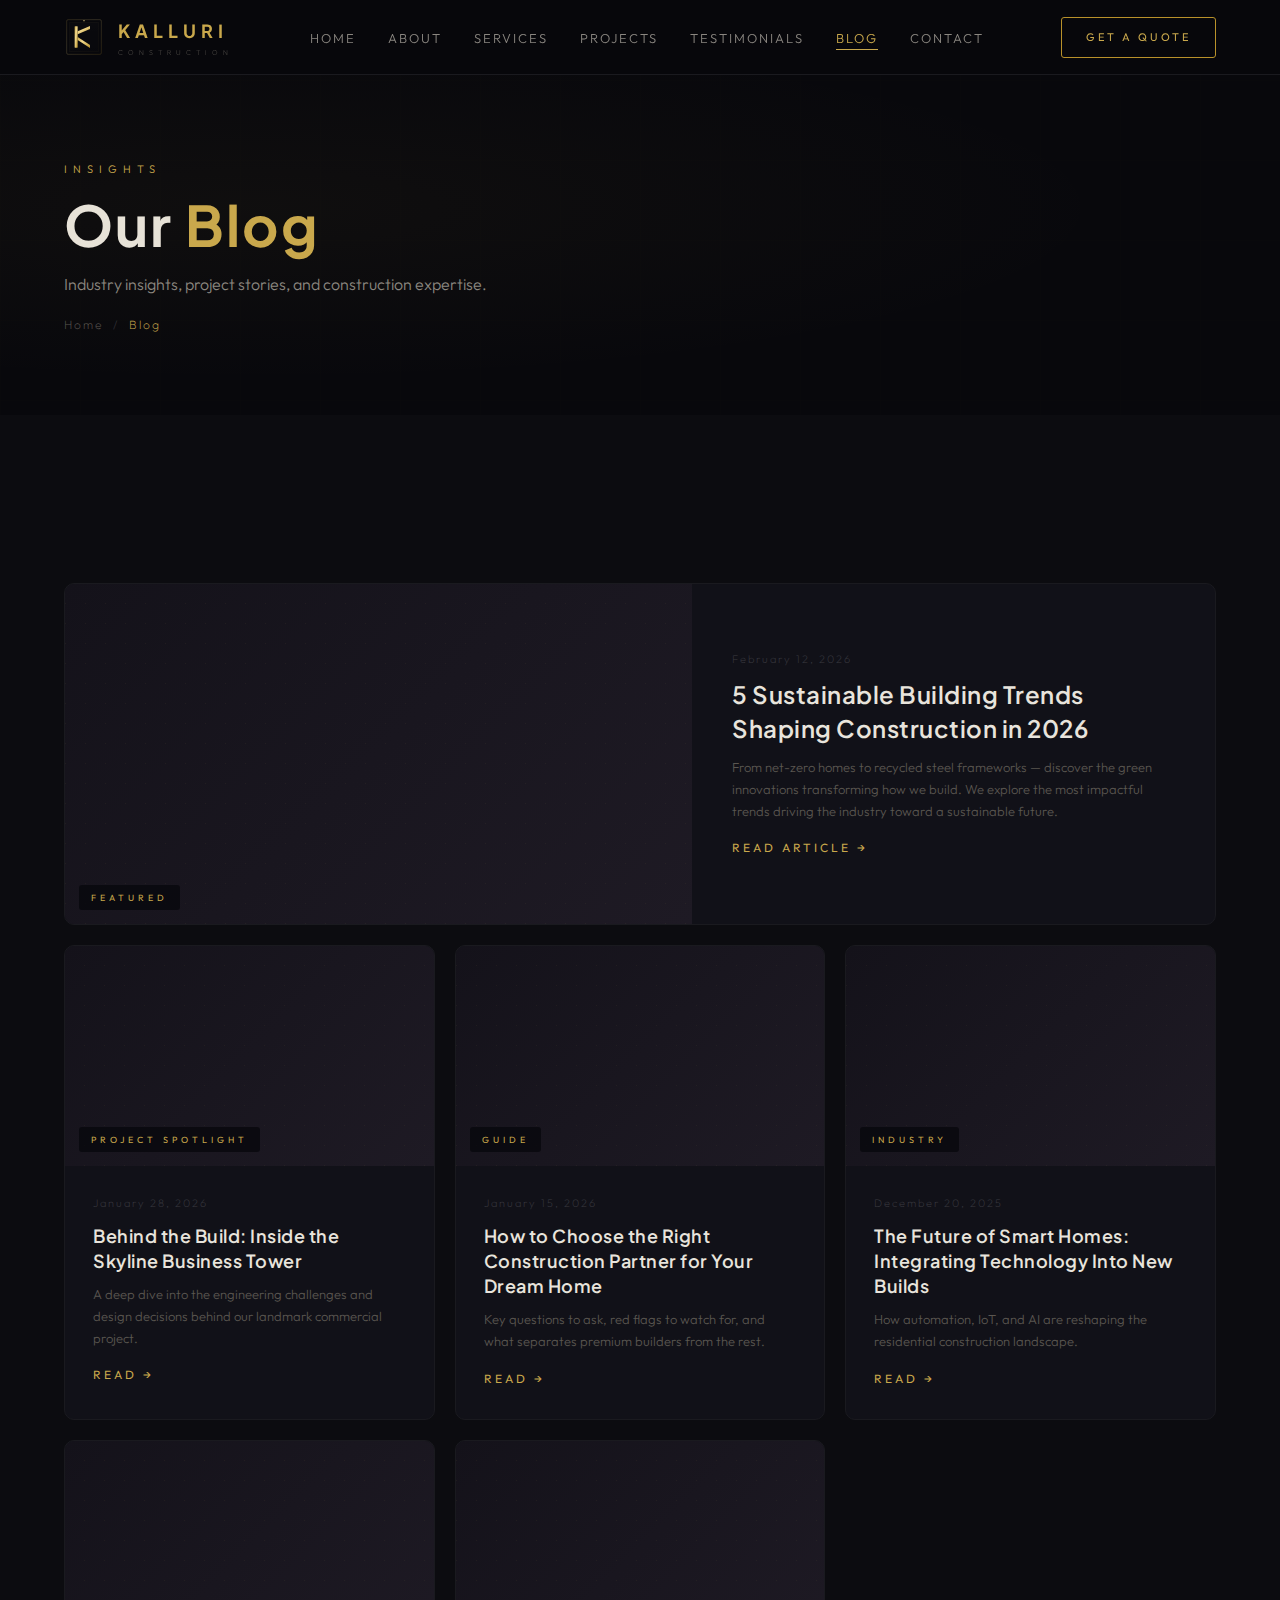
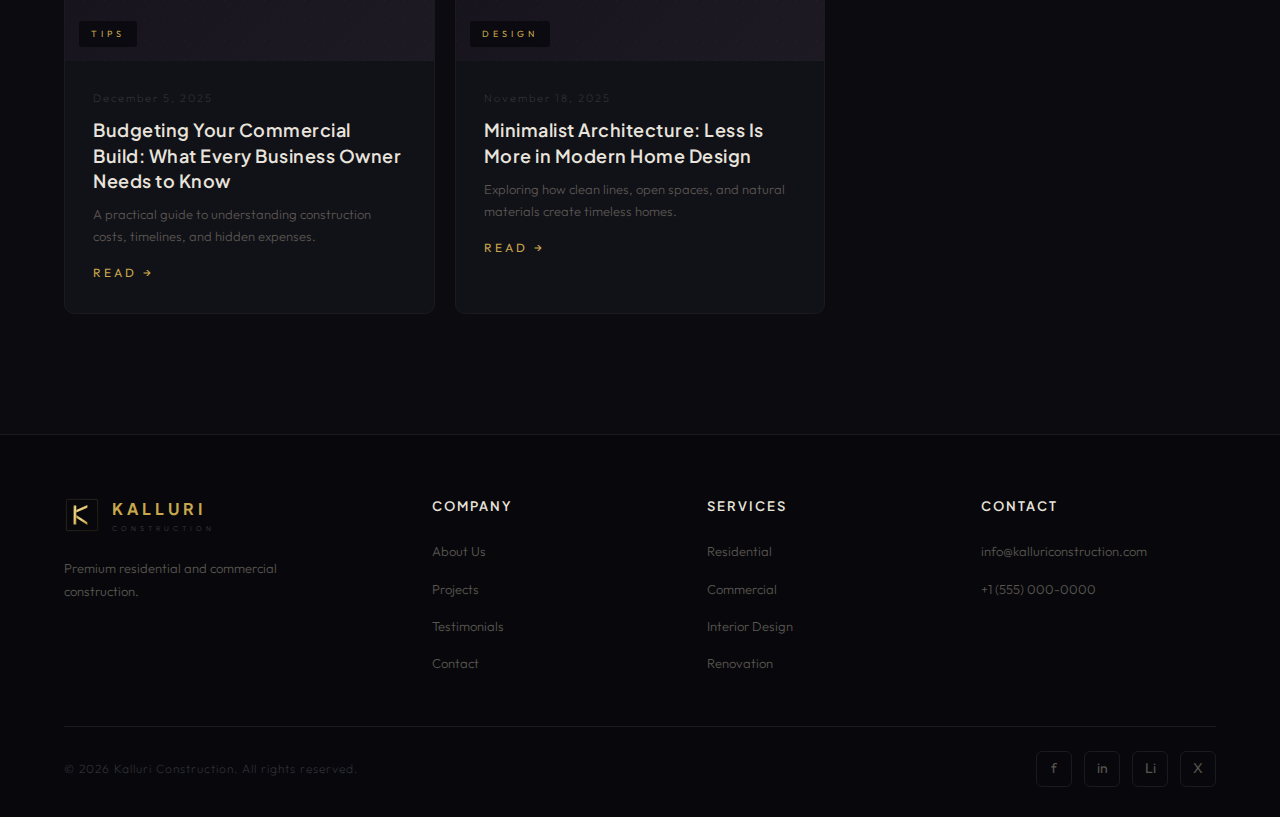
<file: blog.html>
<!DOCTYPE html>
<html lang="en">
<head>
<meta charset="UTF-8"><meta name="viewport" content="width=device-width, initial-scale=1.0">
<title>Blog — Kalluri Construction</title>
<link rel="stylesheet" href="styles.css">
<style>
.blog-grid { display:grid; grid-template-columns:repeat(3,1fr); gap:20px; margin-top:48px; }
.blog-card { background:var(--bg-card); border:1px solid var(--border); border-radius:10px; overflow:hidden; transition:all 0.4s; }
.blog-card:hover { border-color:var(--border-hover); transform:translateY(-3px); }
.blog-card.featured { grid-column:1/-1; display:grid; grid-template-columns:1.2fr 1fr; }
.blog-image { height:220px; background:linear-gradient(135deg,#14121a,#1e1a24); position:relative; overflow:hidden; }
.blog-card.featured .blog-image { height:auto; min-height:340px; }
.blog-image-pattern { position:absolute; inset:0; opacity:0.06; background-image:linear-gradient(30deg,var(--gold-primary) 1px,transparent 1px); background-size:20px 20px; }
.blog-category { position:absolute; bottom:14px; left:14px; font-size:9px; letter-spacing:4px; text-transform:uppercase; color:var(--gold-primary); background:rgba(8,8,12,0.8); padding:5px 12px; border-radius:3px; font-weight:400; }
.blog-body { padding:28px; }
.blog-card.featured .blog-body { padding:40px; display:flex; flex-direction:column; justify-content:center; }
.blog-date { font-weight:200; font-size:11px; color:var(--text-faint); letter-spacing:2px; margin-bottom:10px; }
.blog-title { font-family:var(--font-heading); font-weight:600; font-size:18px; letter-spacing:.5px; line-height:1.4; margin-bottom:10px; transition:color 0.3s; }
.blog-card.featured .blog-title { font-size:24px; }
.blog-card:hover .blog-title { color:var(--gold-primary); }
.blog-excerpt { font-weight:300; font-size:13px; color:var(--text-muted); line-height:1.7; }
.blog-read { display:inline-flex; align-items:center; gap:8px; font-size:12px; letter-spacing:3px; text-transform:uppercase; color:var(--gold-primary); font-weight:400; margin-top:16px; transition:gap 0.3s; }
.blog-read:hover { gap:14px; }

@media(max-width:900px) { .blog-grid{grid-template-columns:1fr} .blog-card.featured{grid-template-columns:1fr} }
</style>
</head>
<body>
<nav class="nav" id="navbar"><div class="nav-inner"><a href="index.html" class="nav-logo"><svg class="nav-logo-icon" width="40" height="40" viewBox="0 0 120 120"><defs><linearGradient id="ng" x1="0%" y1="0%" x2="100%" y2="100%"><stop offset="0%" style="stop-color:#c9a84c"/><stop offset="40%" style="stop-color:#f0d78c"/><stop offset="100%" style="stop-color:#b8912a"/></linearGradient><linearGradient id="ns" x1="0%" y1="0%" x2="0%" y2="100%"><stop offset="0%" style="stop-color:#141418"/><stop offset="100%" style="stop-color:#0e0e12"/></linearGradient></defs><rect x="8" y="8" width="104" height="104" rx="4" fill="none" stroke="url(#ng)" stroke-width="1.5" opacity=".35"/><rect x="16" y="16" width="88" height="88" rx="2" fill="url(#ns)" stroke="url(#ng)" stroke-width=".5" opacity=".25"/><rect x="32" y="28" width="9" height="64" fill="url(#ng)" rx="1"/><polygon points="41,52 41,43 78,27 78,36" fill="url(#ng)"/><polygon points="41,60 41,69 78,93 78,84" fill="url(#ng)"/><line x1="60" y1="20" x2="60" y2="12" stroke="url(#ng)" stroke-width="1.5" opacity=".5"/><circle cx="60" cy="11" r="1.8" fill="#f0d78c"/></svg><div class="nav-logo-text"><span class="nav-brand">KALLURI</span><span class="nav-sub">Construction</span></div></a><ul class="nav-links" id="navLinks"><li><a href="index.html">Home</a></li><li><a href="about.html">About</a></li><li><a href="services.html">Services</a></li><li><a href="projects.html">Projects</a></li><li><a href="testimonials.html">Testimonials</a></li><li><a href="blog.html" class="active">Blog</a></li><li><a href="contact.html">Contact</a></li></ul><a href="contact.html" class="nav-cta">Get a Quote</a><div class="nav-toggle" onclick="toggleNav()"><span></span><span></span><span></span></div></div></nav>

<section class="page-hero"><div class="page-hero-grid"></div><div class="container"><span class="label anim-up">Insights</span><h1 class="section-heading anim-up-d1">Our <span class="gold-text">Blog</span></h1><p class="section-desc anim-up-d2">Industry insights, project stories, and construction expertise.</p><div class="breadcrumb anim-up-d3"><a href="index.html">Home</a> &nbsp;/&nbsp; <span>Blog</span></div></div></section>

<section class="section-pad" style="background:var(--bg-secondary)">
  <div class="container">
    <div class="blog-grid">
      <div class="blog-card featured">
        <div class="blog-image"><div class="blog-image-pattern"></div><span class="blog-category">Featured</span></div>
        <div class="blog-body"><div class="blog-date">February 12, 2026</div><h3 class="blog-title">5 Sustainable Building Trends Shaping Construction in 2026</h3><p class="blog-excerpt">From net-zero homes to recycled steel frameworks — discover the green innovations transforming how we build. We explore the most impactful trends driving the industry toward a sustainable future.</p><a href="#" class="blog-read">Read Article →</a></div>
      </div>
      <div class="blog-card">
        <div class="blog-image"><div class="blog-image-pattern" style="background-image:linear-gradient(-30deg,var(--gold-primary) 1px,transparent 1px)"></div><span class="blog-category">Project Spotlight</span></div>
        <div class="blog-body"><div class="blog-date">January 28, 2026</div><h3 class="blog-title">Behind the Build: Inside the Skyline Business Tower</h3><p class="blog-excerpt">A deep dive into the engineering challenges and design decisions behind our landmark commercial project.</p><a href="#" class="blog-read">Read →</a></div>
      </div>
      <div class="blog-card">
        <div class="blog-image"><div class="blog-image-pattern" style="background-image:linear-gradient(60deg,var(--gold-primary) 1px,transparent 1px)"></div><span class="blog-category">Guide</span></div>
        <div class="blog-body"><div class="blog-date">January 15, 2026</div><h3 class="blog-title">How to Choose the Right Construction Partner for Your Dream Home</h3><p class="blog-excerpt">Key questions to ask, red flags to watch for, and what separates premium builders from the rest.</p><a href="#" class="blog-read">Read →</a></div>
      </div>
      <div class="blog-card">
        <div class="blog-image"><div class="blog-image-pattern"></div><span class="blog-category">Industry</span></div>
        <div class="blog-body"><div class="blog-date">December 20, 2025</div><h3 class="blog-title">The Future of Smart Homes: Integrating Technology Into New Builds</h3><p class="blog-excerpt">How automation, IoT, and AI are reshaping the residential construction landscape.</p><a href="#" class="blog-read">Read →</a></div>
      </div>
      <div class="blog-card">
        <div class="blog-image"><div class="blog-image-pattern" style="background-image:linear-gradient(-60deg,var(--gold-primary) 1px,transparent 1px)"></div><span class="blog-category">Tips</span></div>
        <div class="blog-body"><div class="blog-date">December 5, 2025</div><h3 class="blog-title">Budgeting Your Commercial Build: What Every Business Owner Needs to Know</h3><p class="blog-excerpt">A practical guide to understanding construction costs, timelines, and hidden expenses.</p><a href="#" class="blog-read">Read →</a></div>
      </div>
      <div class="blog-card">
        <div class="blog-image"><div class="blog-image-pattern" style="background-image:linear-gradient(30deg,var(--gold-primary) 1px,transparent 1px)"></div><span class="blog-category">Design</span></div>
        <div class="blog-body"><div class="blog-date">November 18, 2025</div><h3 class="blog-title">Minimalist Architecture: Less Is More in Modern Home Design</h3><p class="blog-excerpt">Exploring how clean lines, open spaces, and natural materials create timeless homes.</p><a href="#" class="blog-read">Read →</a></div>
      </div>
    </div>
  </div>
</section>

<footer class="footer"><div class="container"><div class="footer-grid"><div><a href="index.html" style="display:inline-flex;gap:12px;align-items:center"><svg width="36" height="36" viewBox="0 0 120 120"><defs><linearGradient id="fg" x1="0%" y1="0%" x2="100%" y2="100%"><stop offset="0%" style="stop-color:#c9a84c"/><stop offset="40%" style="stop-color:#f0d78c"/><stop offset="100%" style="stop-color:#b8912a"/></linearGradient></defs><rect x="8" y="8" width="104" height="104" rx="4" fill="none" stroke="url(#fg)" stroke-width="1.5" opacity=".3"/><rect x="32" y="28" width="9" height="64" fill="url(#fg)" rx="1"/><polygon points="41,52 41,43 78,27 78,36" fill="url(#fg)"/><polygon points="41,60 41,69 78,93 78,84" fill="url(#fg)"/></svg><div><div style="font-family:var(--font-heading);font-weight:700;font-size:16px;letter-spacing:4px;color:var(--gold-primary)">KALLURI</div><div style="font-weight:200;font-size:7px;letter-spacing:4px;color:var(--text-muted);text-transform:uppercase">Construction</div></div></a><p class="footer-brand-text">Premium residential and commercial construction.</p></div><div><h4 class="footer-heading">Company</h4><ul class="footer-links"><li><a href="about.html">About Us</a></li><li><a href="projects.html">Projects</a></li><li><a href="testimonials.html">Testimonials</a></li><li><a href="contact.html">Contact</a></li></ul></div><div><h4 class="footer-heading">Services</h4><ul class="footer-links"><li><a href="services.html">Residential</a></li><li><a href="services.html">Commercial</a></li><li><a href="services.html">Interior Design</a></li><li><a href="services.html">Renovation</a></li></ul></div><div><h4 class="footer-heading">Contact</h4><ul class="footer-links"><li><a href="mailto:info@kalluriconstruction.com">info@kalluriconstruction.com</a></li><li><a href="tel:+15550000000">+1 (555) 000-0000</a></li></ul></div></div><div class="footer-bottom"><span class="footer-copy">&copy; 2026 Kalluri Construction. All rights reserved.</span><div class="footer-socials"><a href="#" class="footer-social">f</a><a href="#" class="footer-social">in</a><a href="#" class="footer-social">Li</a><a href="#" class="footer-social">X</a></div></div></div></footer>
<script src="script.js"></script>
</body></html>
</file>
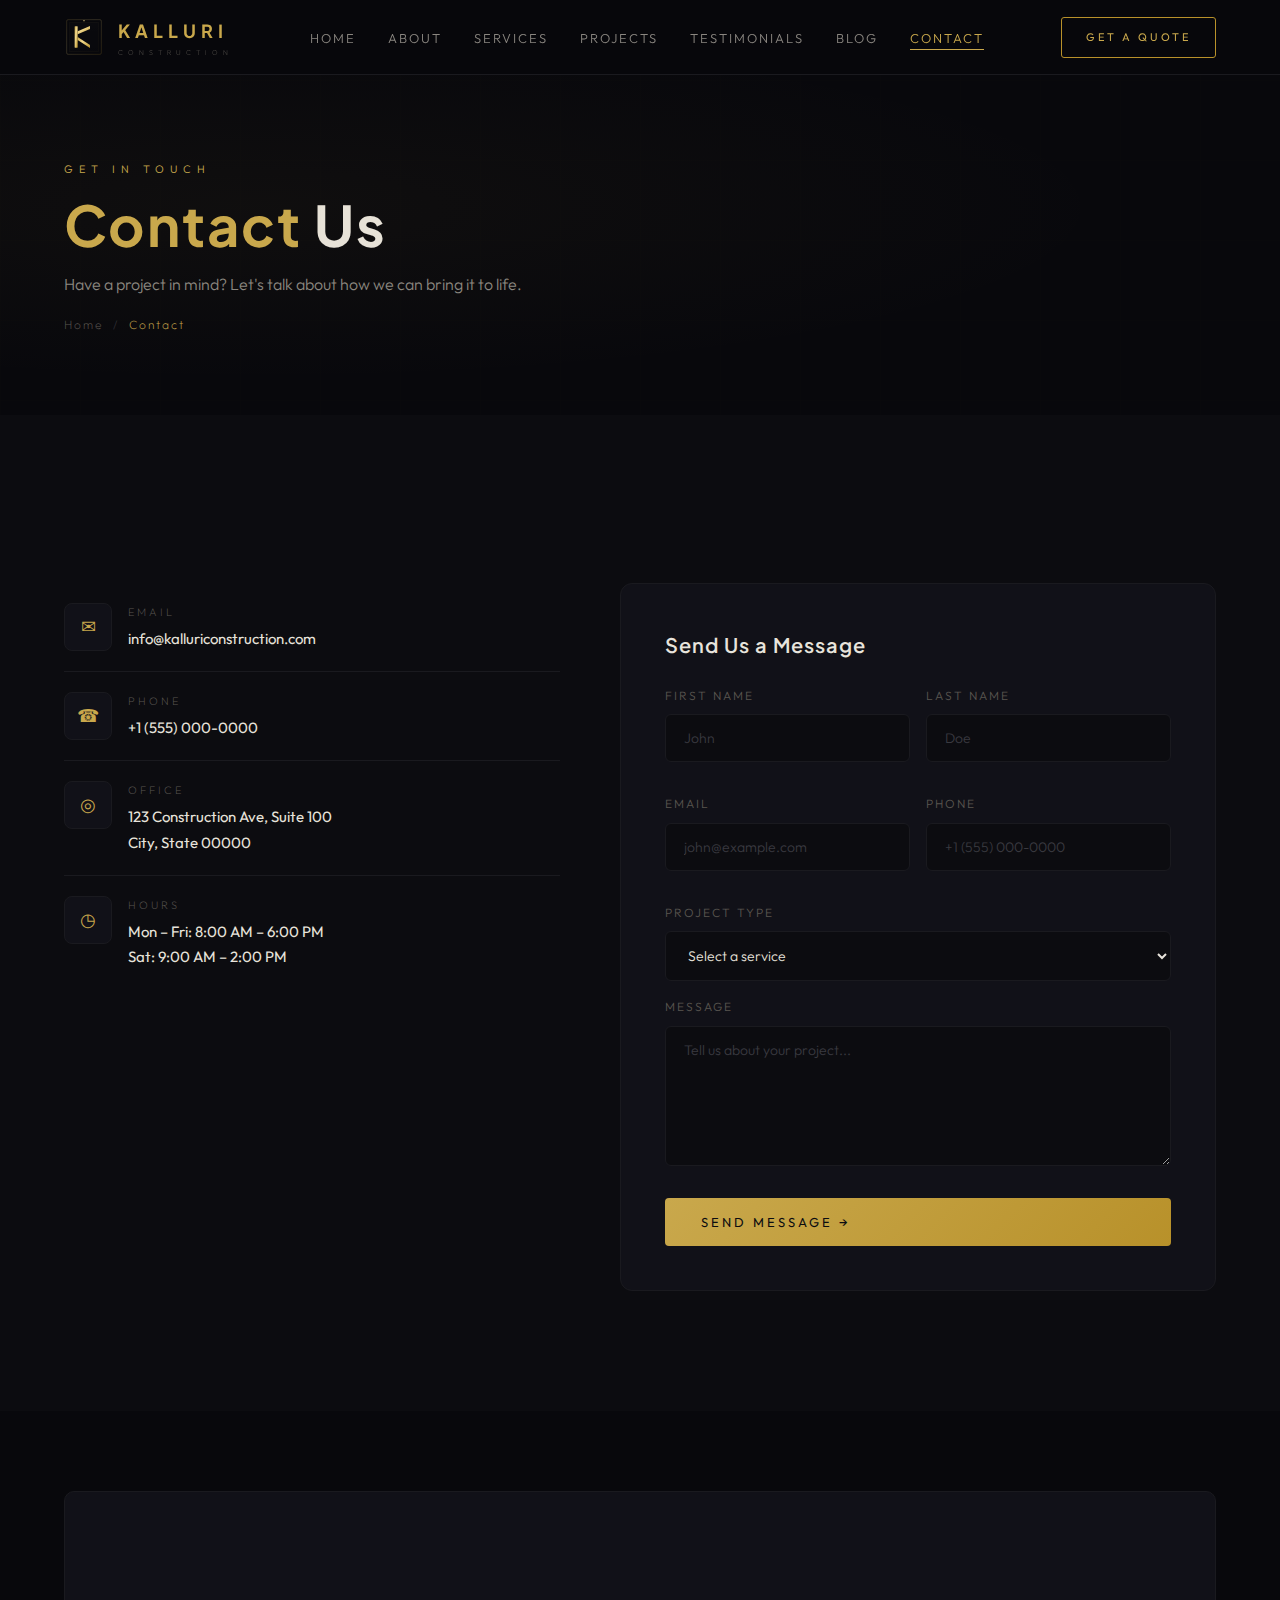
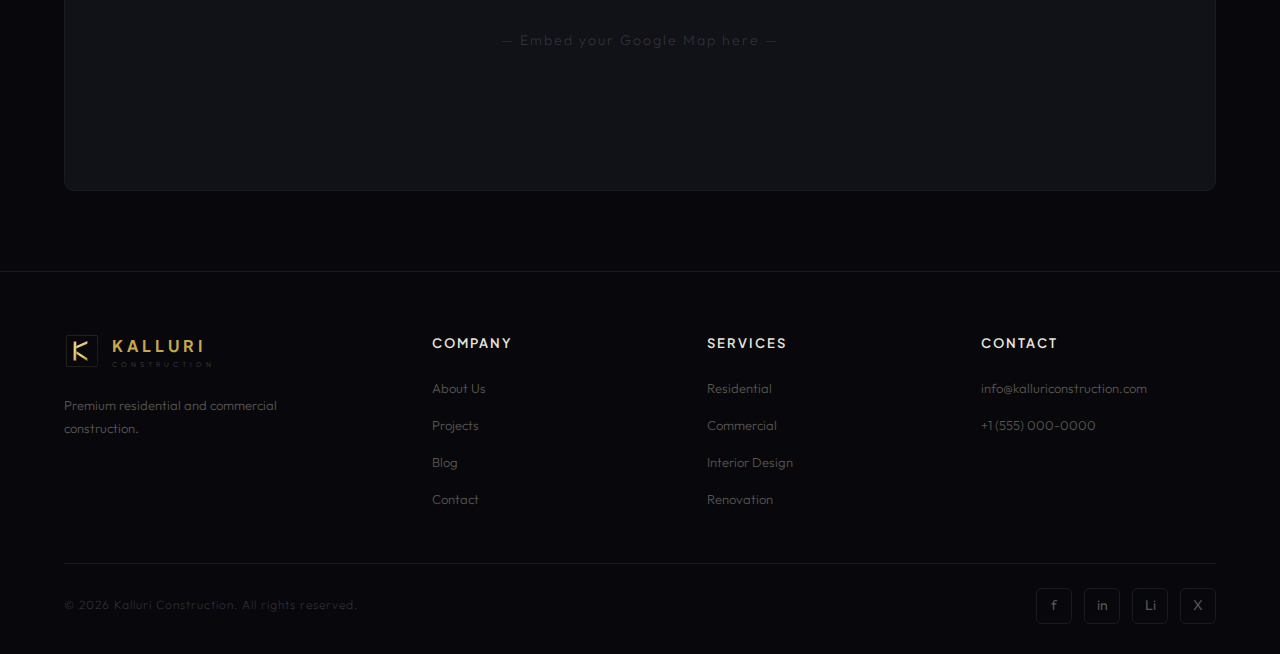
<file: contact.html>
<!DOCTYPE html>
<html lang="en">
<head>
<meta charset="UTF-8"><meta name="viewport" content="width=device-width, initial-scale=1.0">
<title>Contact — Kalluri Construction</title>
<link rel="stylesheet" href="styles.css">
<style>
.contact-grid { display:grid; grid-template-columns:1fr 1.2fr; gap:60px; margin-top:48px; }
.contact-info-card { padding:20px 0; border-bottom:1px solid var(--border); display:flex; gap:16px; align-items:flex-start; }
.contact-info-card:last-child { border-bottom:none; }
.contact-icon { width:48px; height:48px; border-radius:8px; background:var(--bg-card); border:1px solid var(--border); display:flex; align-items:center; justify-content:center; color:var(--gold-primary); font-size:18px; flex-shrink:0; }
.contact-detail-label { font-weight:200; font-size:11px; letter-spacing:3px; text-transform:uppercase; color:var(--text-muted); margin-bottom:4px; }
.contact-detail-value { font-weight:400; font-size:15px; color:var(--text-primary); }
.contact-form { background:var(--bg-card); border:1px solid var(--border); border-radius:12px; padding:44px; }
.form-row { display:grid; grid-template-columns:1fr 1fr; gap:16px; margin-bottom:16px; }
.form-group { margin-bottom:16px; }
.form-label { display:block; font-weight:300; font-size:12px; letter-spacing:2px; text-transform:uppercase; color:var(--text-muted); margin-bottom:8px; }
.form-input,.form-textarea { width:100%; padding:14px 18px; font-family:var(--font-body); font-weight:300; font-size:14px; color:var(--text-primary); background:var(--bg-secondary); border:1px solid var(--border); border-radius:6px; outline:none; transition:border-color 0.3s; }
.form-input:focus,.form-textarea:focus { border-color:var(--gold-primary); }
.form-input::placeholder,.form-textarea::placeholder { color:var(--text-faint); }
.form-textarea { height:140px; resize:vertical; }
.form-submit { width:100%; margin-top:8px; }

.map-section { background:var(--bg-primary); padding:80px 0; }
.map-placeholder { height:300px; background:var(--bg-card); border:1px solid var(--border); border-radius:10px; display:flex; align-items:center; justify-content:center; }
.map-placeholder-text { font-weight:200; font-size:14px; color:var(--text-faint); letter-spacing:2px; }

@media(max-width:900px) { .contact-grid{grid-template-columns:1fr} .form-row{grid-template-columns:1fr} }
</style>
</head>
<body>
<nav class="nav" id="navbar"><div class="nav-inner"><a href="index.html" class="nav-logo"><svg class="nav-logo-icon" width="40" height="40" viewBox="0 0 120 120"><defs><linearGradient id="ng" x1="0%" y1="0%" x2="100%" y2="100%"><stop offset="0%" style="stop-color:#c9a84c"/><stop offset="40%" style="stop-color:#f0d78c"/><stop offset="100%" style="stop-color:#b8912a"/></linearGradient><linearGradient id="ns" x1="0%" y1="0%" x2="0%" y2="100%"><stop offset="0%" style="stop-color:#141418"/><stop offset="100%" style="stop-color:#0e0e12"/></linearGradient></defs><rect x="8" y="8" width="104" height="104" rx="4" fill="none" stroke="url(#ng)" stroke-width="1.5" opacity=".35"/><rect x="16" y="16" width="88" height="88" rx="2" fill="url(#ns)" stroke="url(#ng)" stroke-width=".5" opacity=".25"/><rect x="32" y="28" width="9" height="64" fill="url(#ng)" rx="1"/><polygon points="41,52 41,43 78,27 78,36" fill="url(#ng)"/><polygon points="41,60 41,69 78,93 78,84" fill="url(#ng)"/><line x1="60" y1="20" x2="60" y2="12" stroke="url(#ng)" stroke-width="1.5" opacity=".5"/><circle cx="60" cy="11" r="1.8" fill="#f0d78c"/></svg><div class="nav-logo-text"><span class="nav-brand">KALLURI</span><span class="nav-sub">Construction</span></div></a><ul class="nav-links" id="navLinks"><li><a href="index.html">Home</a></li><li><a href="about.html">About</a></li><li><a href="services.html">Services</a></li><li><a href="projects.html">Projects</a></li><li><a href="testimonials.html">Testimonials</a></li><li><a href="blog.html">Blog</a></li><li><a href="contact.html" class="active">Contact</a></li></ul><a href="contact.html" class="nav-cta">Get a Quote</a><div class="nav-toggle" onclick="toggleNav()"><span></span><span></span><span></span></div></div></nav>

<section class="page-hero"><div class="page-hero-grid"></div><div class="container"><span class="label anim-up">Get in Touch</span><h1 class="section-heading anim-up-d1"><span class="gold-text">Contact</span> Us</h1><p class="section-desc anim-up-d2">Have a project in mind? Let's talk about how we can bring it to life.</p><div class="breadcrumb anim-up-d3"><a href="index.html">Home</a> &nbsp;/&nbsp; <span>Contact</span></div></div></section>

<section class="section-pad" style="background:var(--bg-secondary)">
  <div class="container">
    <div class="contact-grid">
      <div>
        <div class="contact-info-card"><div class="contact-icon">✉</div><div><div class="contact-detail-label">Email</div><div class="contact-detail-value">info@kalluriconstruction.com</div></div></div>
        <div class="contact-info-card"><div class="contact-icon">☎</div><div><div class="contact-detail-label">Phone</div><div class="contact-detail-value">+1 (555) 000-0000</div></div></div>
        <div class="contact-info-card"><div class="contact-icon">◎</div><div><div class="contact-detail-label">Office</div><div class="contact-detail-value">123 Construction Ave, Suite 100<br/>City, State 00000</div></div></div>
        <div class="contact-info-card"><div class="contact-icon">◷</div><div><div class="contact-detail-label">Hours</div><div class="contact-detail-value">Mon – Fri: 8:00 AM – 6:00 PM<br/>Sat: 9:00 AM – 2:00 PM</div></div></div>
      </div>
      <div class="contact-form">
        <h3 style="font-family:var(--font-heading);font-weight:600;font-size:20px;margin-bottom:24px;letter-spacing:1px">Send Us a Message</h3>
        <div class="form-row">
          <div class="form-group"><label class="form-label">First Name</label><input type="text" class="form-input" placeholder="John"></div>
          <div class="form-group"><label class="form-label">Last Name</label><input type="text" class="form-input" placeholder="Doe"></div>
        </div>
        <div class="form-row">
          <div class="form-group"><label class="form-label">Email</label><input type="email" class="form-input" placeholder="john@example.com"></div>
          <div class="form-group"><label class="form-label">Phone</label><input type="tel" class="form-input" placeholder="+1 (555) 000-0000"></div>
        </div>
        <div class="form-group"><label class="form-label">Project Type</label><select class="form-input" style="appearance:auto"><option value="">Select a service</option><option>Residential Construction</option><option>Commercial Building</option><option>Interior Design</option><option>Renovation & Remodeling</option><option>Project Management</option><option>Architecture & Planning</option></select></div>
        <div class="form-group"><label class="form-label">Message</label><textarea class="form-textarea" placeholder="Tell us about your project..."></textarea></div>
        <button class="btn btn-gold form-submit">Send Message →</button>
      </div>
    </div>
  </div>
</section>

<section class="map-section">
  <div class="container">
    <div class="map-placeholder"><span class="map-placeholder-text">— Embed your Google Map here —</span></div>
  </div>
</section>

<footer class="footer"><div class="container"><div class="footer-grid"><div><a href="index.html" style="display:inline-flex;gap:12px;align-items:center"><svg width="36" height="36" viewBox="0 0 120 120"><defs><linearGradient id="fg" x1="0%" y1="0%" x2="100%" y2="100%"><stop offset="0%" style="stop-color:#c9a84c"/><stop offset="40%" style="stop-color:#f0d78c"/><stop offset="100%" style="stop-color:#b8912a"/></linearGradient></defs><rect x="8" y="8" width="104" height="104" rx="4" fill="none" stroke="url(#fg)" stroke-width="1.5" opacity=".3"/><rect x="32" y="28" width="9" height="64" fill="url(#fg)" rx="1"/><polygon points="41,52 41,43 78,27 78,36" fill="url(#fg)"/><polygon points="41,60 41,69 78,93 78,84" fill="url(#fg)"/></svg><div><div style="font-family:var(--font-heading);font-weight:700;font-size:16px;letter-spacing:4px;color:var(--gold-primary)">KALLURI</div><div style="font-weight:200;font-size:7px;letter-spacing:4px;color:var(--text-muted);text-transform:uppercase">Construction</div></div></a><p class="footer-brand-text">Premium residential and commercial construction.</p></div><div><h4 class="footer-heading">Company</h4><ul class="footer-links"><li><a href="about.html">About Us</a></li><li><a href="projects.html">Projects</a></li><li><a href="blog.html">Blog</a></li><li><a href="contact.html">Contact</a></li></ul></div><div><h4 class="footer-heading">Services</h4><ul class="footer-links"><li><a href="services.html">Residential</a></li><li><a href="services.html">Commercial</a></li><li><a href="services.html">Interior Design</a></li><li><a href="services.html">Renovation</a></li></ul></div><div><h4 class="footer-heading">Contact</h4><ul class="footer-links"><li><a href="mailto:info@kalluriconstruction.com">info@kalluriconstruction.com</a></li><li><a href="tel:+15550000000">+1 (555) 000-0000</a></li></ul></div></div><div class="footer-bottom"><span class="footer-copy">&copy; 2026 Kalluri Construction. All rights reserved.</span><div class="footer-socials"><a href="#" class="footer-social">f</a><a href="#" class="footer-social">in</a><a href="#" class="footer-social">Li</a><a href="#" class="footer-social">X</a></div></div></div></footer>
<script src="script.js"></script>
</body></html>
</file>
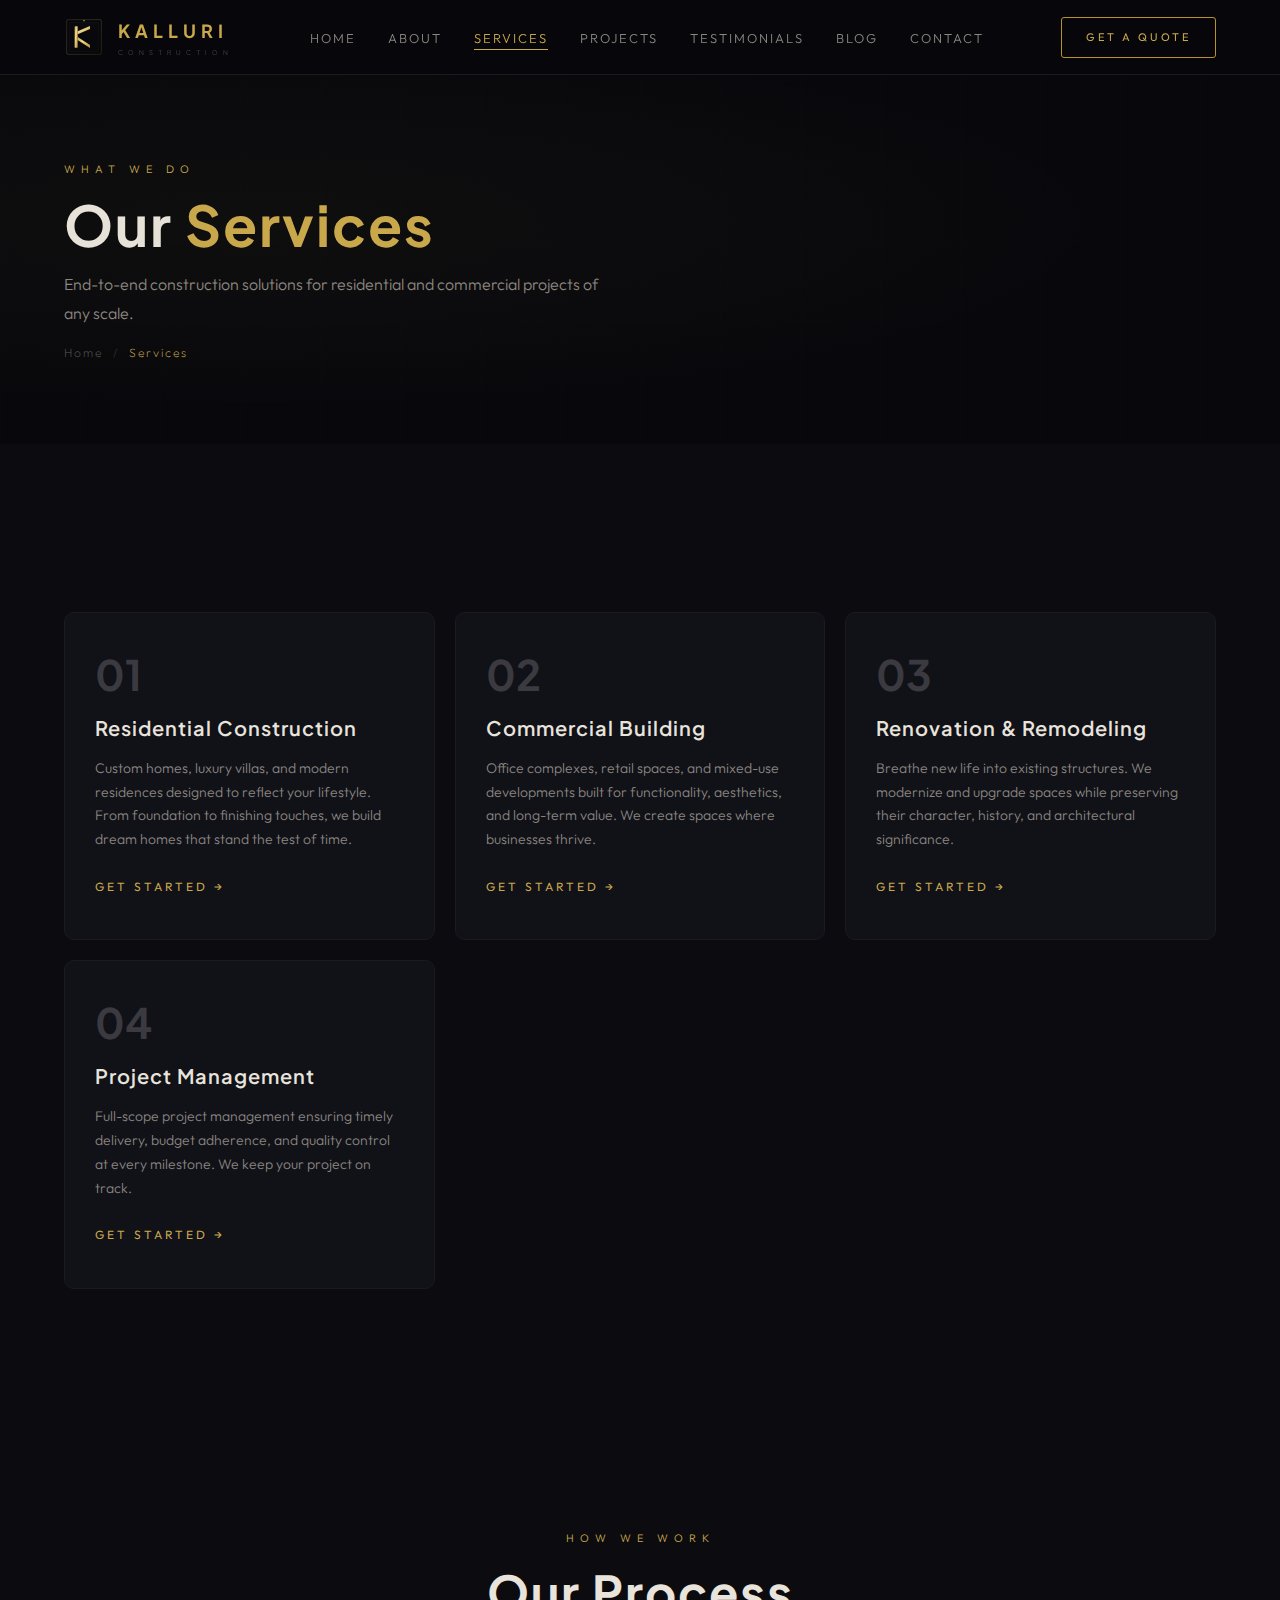
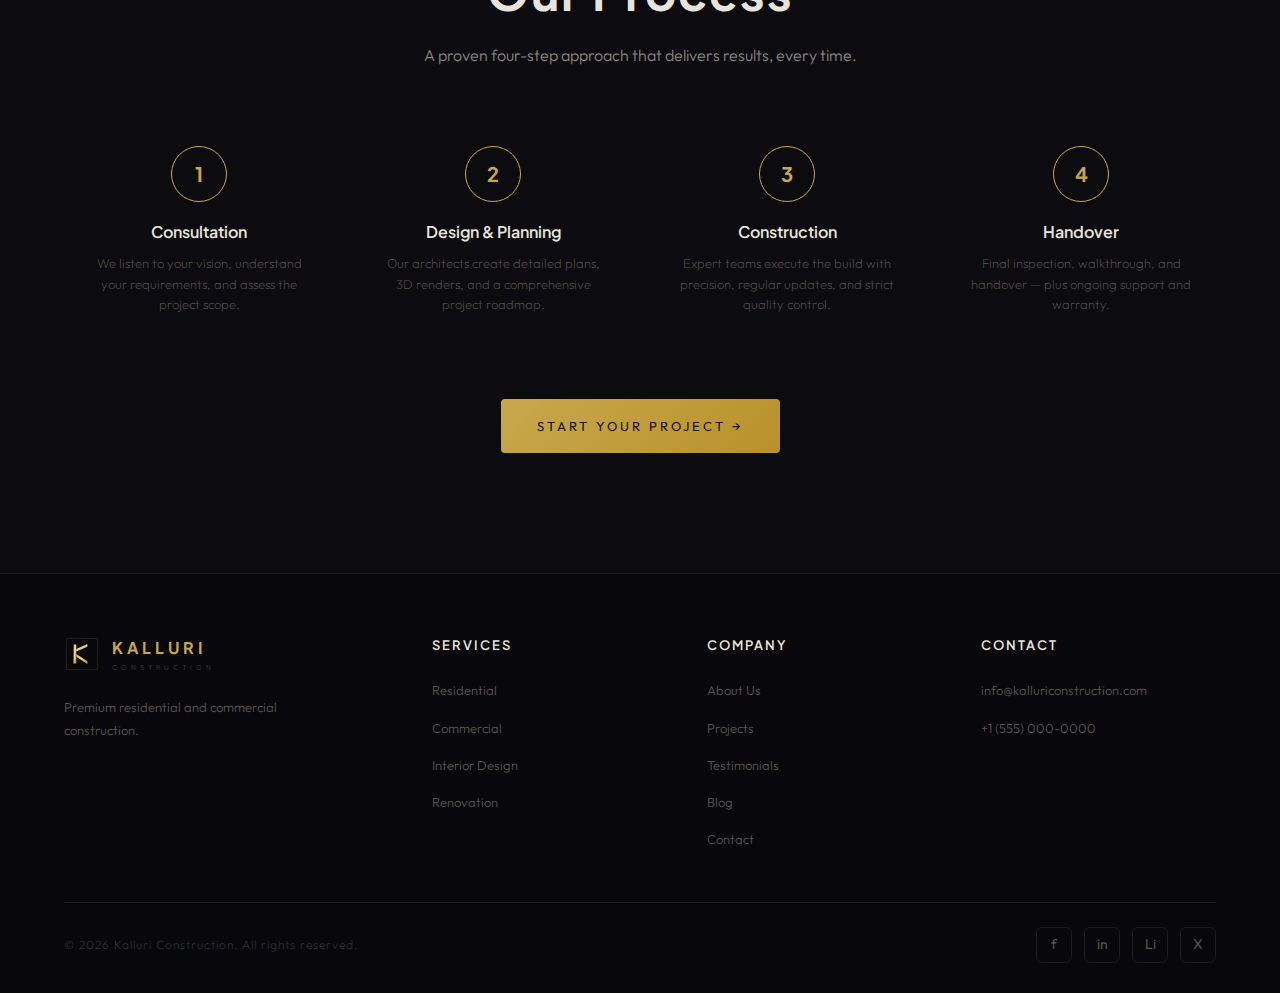
<file: services.html>
<!DOCTYPE html>
<html lang="en">
<head>
<meta charset="UTF-8"><meta name="viewport" content="width=device-width, initial-scale=1.0">
<title>Services — Kalluri Construction</title>
<link rel="stylesheet" href="styles.css">
<style>
.services-grid { display:grid; grid-template-columns:repeat(3,1fr); gap:20px; margin-top:48px; }
.service-card { padding:40px 30px; background:var(--bg-card); border:1px solid var(--border); border-radius:10px; transition:all 0.4s; position:relative; overflow:hidden; }
.service-card::before { content:''; position:absolute; top:0; left:0; right:0; height:2px; background:linear-gradient(90deg,transparent,var(--gold-primary),transparent); opacity:0; transition:opacity 0.4s; }
.service-card:hover { border-color:var(--border-hover); transform:translateY(-4px); }
.service-card:hover::before { opacity:1; }
.service-num { font-family:var(--font-heading); font-weight:700; font-size:42px; color:var(--text-faint); margin-bottom:16px; line-height:1; }
.service-title { font-family:var(--font-heading); font-weight:600; font-size:20px; letter-spacing:1px; margin-bottom:12px; }
.service-desc { font-weight:300; font-size:14px; color:var(--text-secondary); line-height:1.7; margin-bottom:20px; }
.service-link { font-size:12px; letter-spacing:3px; text-transform:uppercase; color:var(--gold-primary); font-weight:400; transition:gap 0.3s; display:inline-flex; align-items:center; gap:8px; }
.service-link:hover { gap:14px; }

.process { background:var(--bg-secondary); }
.process-grid { display:grid; grid-template-columns:repeat(4,1fr); gap:24px; margin-top:40px; }
.process-card { text-align:center; padding:36px 20px; }
.process-num { width:56px; height:56px; border-radius:50%; border:1px solid var(--gold-primary); display:inline-flex; align-items:center; justify-content:center; font-family:var(--font-heading); font-weight:700; font-size:20px; color:var(--gold-primary); margin-bottom:16px; }
.process-title { font-family:var(--font-heading); font-weight:600; font-size:16px; margin-bottom:8px; }
.process-desc { font-weight:200; font-size:13px; color:var(--text-muted); line-height:1.6; }

@media(max-width:900px) { .services-grid,.process-grid{grid-template-columns:1fr 1fr} }
@media(max-width:480px) { .services-grid,.process-grid{grid-template-columns:1fr} }
</style>
</head>
<body>
<nav class="nav" id="navbar"><div class="nav-inner"><a href="index.html" class="nav-logo"><svg class="nav-logo-icon" width="40" height="40" viewBox="0 0 120 120"><defs><linearGradient id="ng" x1="0%" y1="0%" x2="100%" y2="100%"><stop offset="0%" style="stop-color:#c9a84c"/><stop offset="40%" style="stop-color:#f0d78c"/><stop offset="100%" style="stop-color:#b8912a"/></linearGradient><linearGradient id="ns" x1="0%" y1="0%" x2="0%" y2="100%"><stop offset="0%" style="stop-color:#141418"/><stop offset="100%" style="stop-color:#0e0e12"/></linearGradient></defs><rect x="8" y="8" width="104" height="104" rx="4" fill="none" stroke="url(#ng)" stroke-width="1.5" opacity=".35"/><rect x="16" y="16" width="88" height="88" rx="2" fill="url(#ns)" stroke="url(#ng)" stroke-width=".5" opacity=".25"/><rect x="32" y="28" width="9" height="64" fill="url(#ng)" rx="1"/><polygon points="41,52 41,43 78,27 78,36" fill="url(#ng)"/><polygon points="41,60 41,69 78,93 78,84" fill="url(#ng)"/><line x1="60" y1="20" x2="60" y2="12" stroke="url(#ng)" stroke-width="1.5" opacity=".5"/><circle cx="60" cy="11" r="1.8" fill="#f0d78c"/></svg><div class="nav-logo-text"><span class="nav-brand">KALLURI</span><span class="nav-sub">Construction</span></div></a><ul class="nav-links" id="navLinks"><li><a href="index.html">Home</a></li><li><a href="about.html">About</a></li><li><a href="services.html" class="active">Services</a></li><li><a href="projects.html">Projects</a></li><li><a href="testimonials.html">Testimonials</a></li><li><a href="blog.html">Blog</a></li><li><a href="contact.html">Contact</a></li></ul><a href="contact.html" class="nav-cta">Get a Quote</a><div class="nav-toggle" onclick="toggleNav()"><span></span><span></span><span></span></div></div></nav>

<section class="page-hero"><div class="page-hero-grid"></div><div class="container"><span class="label anim-up">What We Do</span><h1 class="section-heading anim-up-d1">Our <span class="gold-text">Services</span></h1><p class="section-desc anim-up-d2">End-to-end construction solutions for residential and commercial projects of any scale.</p><div class="breadcrumb anim-up-d3"><a href="index.html">Home</a> &nbsp;/&nbsp; <span>Services</span></div></div></section>

<section class="section-pad" style="background:var(--bg-secondary)">
  <div class="container">
    <div class="services-grid">
      <div class="service-card"><div class="service-num">01</div><h3 class="service-title">Residential Construction</h3><p class="service-desc">Custom homes, luxury villas, and modern residences designed to reflect your lifestyle. From foundation to finishing touches, we build dream homes that stand the test of time.</p><a href="contact.html" class="service-link">Get Started →</a></div>
      <div class="service-card"><div class="service-num">02</div><h3 class="service-title">Commercial Building</h3><p class="service-desc">Office complexes, retail spaces, and mixed-use developments built for functionality, aesthetics, and long-term value. We create spaces where businesses thrive.</p><a href="contact.html" class="service-link">Get Started →</a></div>
      <div class="service-card"><div class="service-num">03</div><h3 class="service-title">Renovation & Remodeling</h3><p class="service-desc">Breathe new life into existing structures. We modernize and upgrade spaces while preserving their character, history, and architectural significance.</p><a href="contact.html" class="service-link">Get Started →</a></div>
      <div class="service-card"><div class="service-num">04</div><h3 class="service-title">Project Management</h3><p class="service-desc">Full-scope project management ensuring timely delivery, budget adherence, and quality control at every milestone. We keep your project on track.</p><a href="contact.html" class="service-link">Get Started →</a></div>
    </div>
  </div>
</section>

<section class="process section-pad">
  <div class="container">
    <div style="text-align:center"><span class="label">How We Work</span><h2 class="section-heading">Our Process</h2><p class="section-desc" style="margin:0 auto">A proven four-step approach that delivers results, every time.</p></div>
    <div class="process-grid">
      <div class="process-card"><div class="process-num">1</div><h3 class="process-title">Consultation</h3><p class="process-desc">We listen to your vision, understand your requirements, and assess the project scope.</p></div>
      <div class="process-card"><div class="process-num">2</div><h3 class="process-title">Design & Planning</h3><p class="process-desc">Our architects create detailed plans, 3D renders, and a comprehensive project roadmap.</p></div>
      <div class="process-card"><div class="process-num">3</div><h3 class="process-title">Construction</h3><p class="process-desc">Expert teams execute the build with precision, regular updates, and strict quality control.</p></div>
      <div class="process-card"><div class="process-num">4</div><h3 class="process-title">Handover</h3><p class="process-desc">Final inspection, walkthrough, and handover — plus ongoing support and warranty.</p></div>
    </div>
    <div style="text-align:center;margin-top:48px"><a href="contact.html" class="btn btn-gold">Start Your Project →</a></div>
  </div>
</section>

<footer class="footer"><div class="container"><div class="footer-grid"><div><a href="index.html" style="display:inline-flex;gap:12px;align-items:center"><svg width="36" height="36" viewBox="0 0 120 120"><defs><linearGradient id="fg" x1="0%" y1="0%" x2="100%" y2="100%"><stop offset="0%" style="stop-color:#c9a84c"/><stop offset="40%" style="stop-color:#f0d78c"/><stop offset="100%" style="stop-color:#b8912a"/></linearGradient></defs><rect x="8" y="8" width="104" height="104" rx="4" fill="none" stroke="url(#fg)" stroke-width="1.5" opacity=".3"/><rect x="32" y="28" width="9" height="64" fill="url(#fg)" rx="1"/><polygon points="41,52 41,43 78,27 78,36" fill="url(#fg)"/><polygon points="41,60 41,69 78,93 78,84" fill="url(#fg)"/></svg><div><div style="font-family:var(--font-heading);font-weight:700;font-size:16px;letter-spacing:4px;color:var(--gold-primary)">KALLURI</div><div style="font-weight:200;font-size:7px;letter-spacing:4px;color:var(--text-muted);text-transform:uppercase">Construction</div></div></a><p class="footer-brand-text">Premium residential and commercial construction.</p></div><div><h4 class="footer-heading">Services</h4><ul class="footer-links"><li><a href="services.html">Residential</a></li><li><a href="services.html">Commercial</a></li><li><a href="services.html">Interior Design</a></li><li><a href="services.html">Renovation</a></li></ul></div><div><h4 class="footer-heading">Company</h4><ul class="footer-links"><li><a href="about.html">About Us</a></li><li><a href="projects.html">Projects</a></li><li><a href="testimonials.html">Testimonials</a></li><li><a href="blog.html">Blog</a></li><li><a href="contact.html">Contact</a></li></ul></div><div><h4 class="footer-heading">Contact</h4><ul class="footer-links"><li><a href="mailto:info@kalluriconstruction.com">info@kalluriconstruction.com</a></li><li><a href="tel:+15550000000">+1 (555) 000-0000</a></li></ul></div></div><div class="footer-bottom"><span class="footer-copy">&copy; 2026 Kalluri Construction. All rights reserved.</span><div class="footer-socials"><a href="#" class="footer-social">f</a><a href="#" class="footer-social">in</a><a href="#" class="footer-social">Li</a><a href="#" class="footer-social">X</a></div></div></div></footer>
<script src="script.js"></script>
</body></html>
</file>
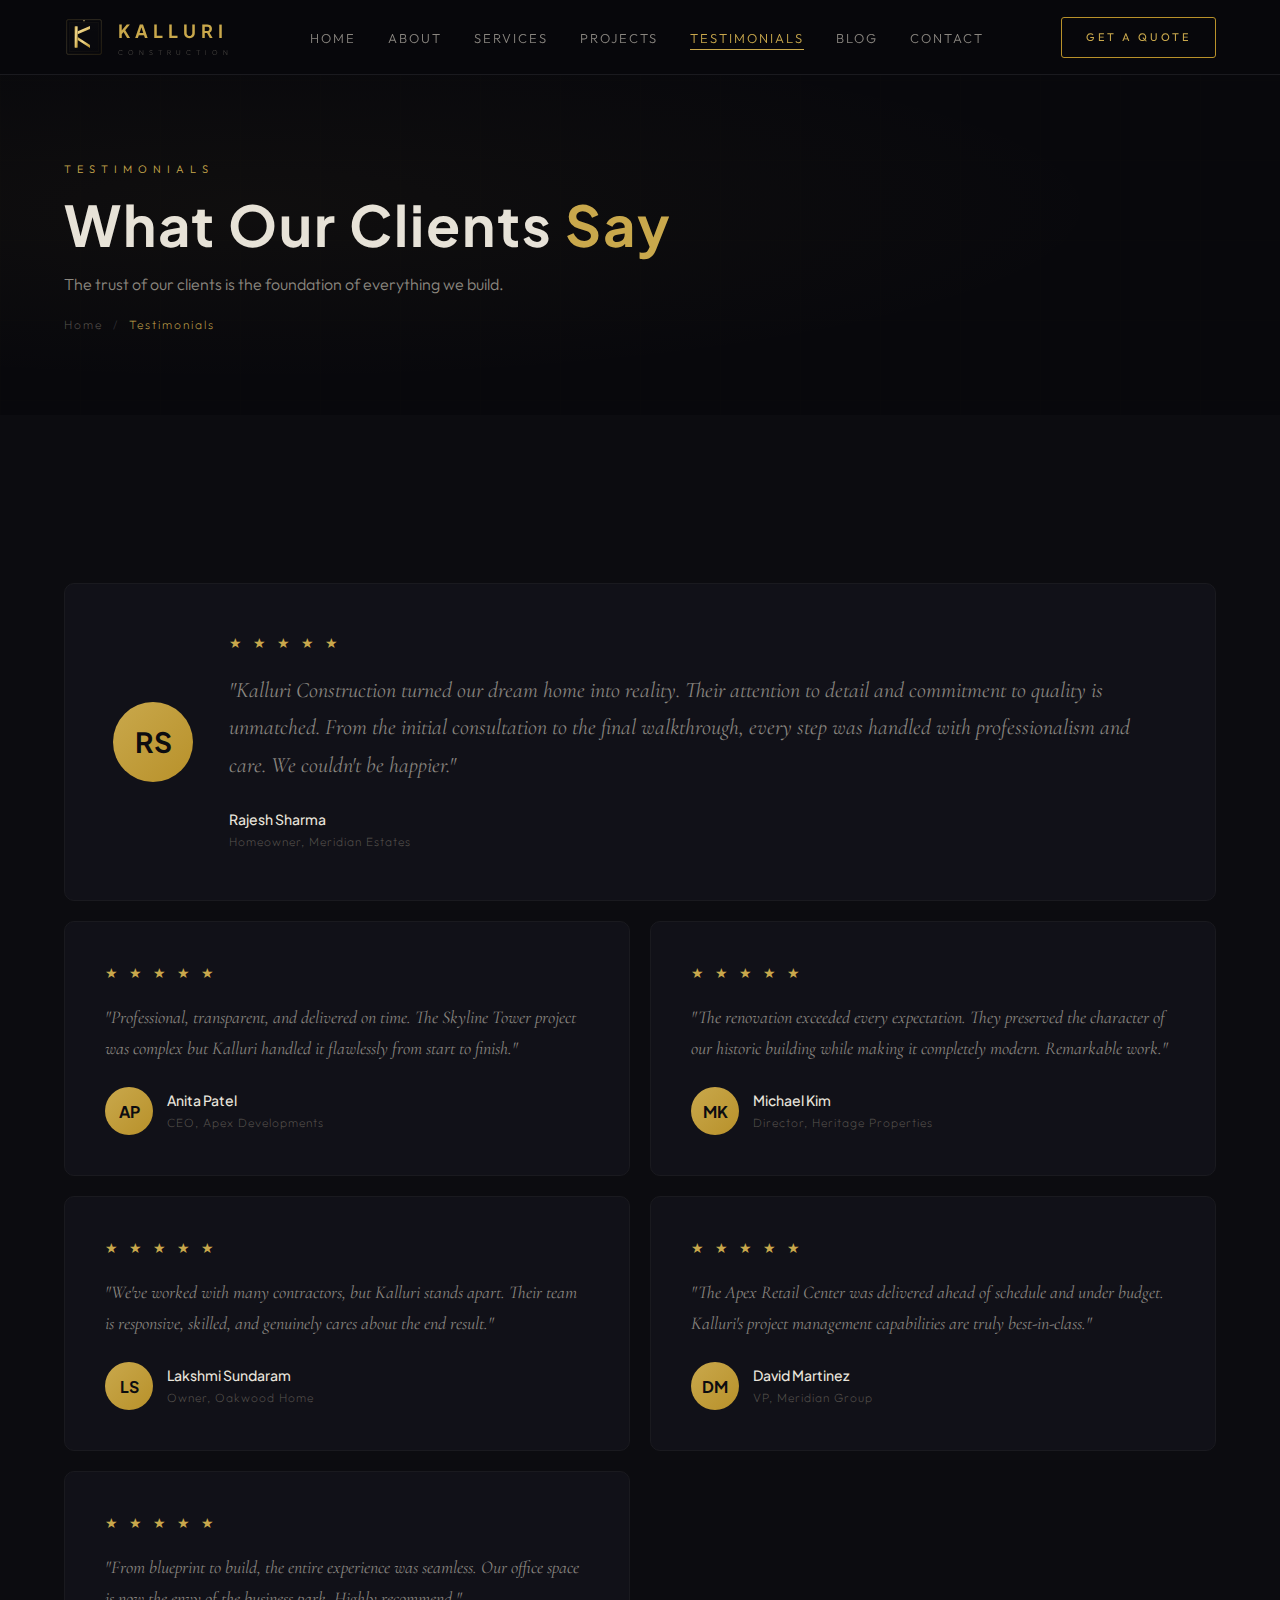
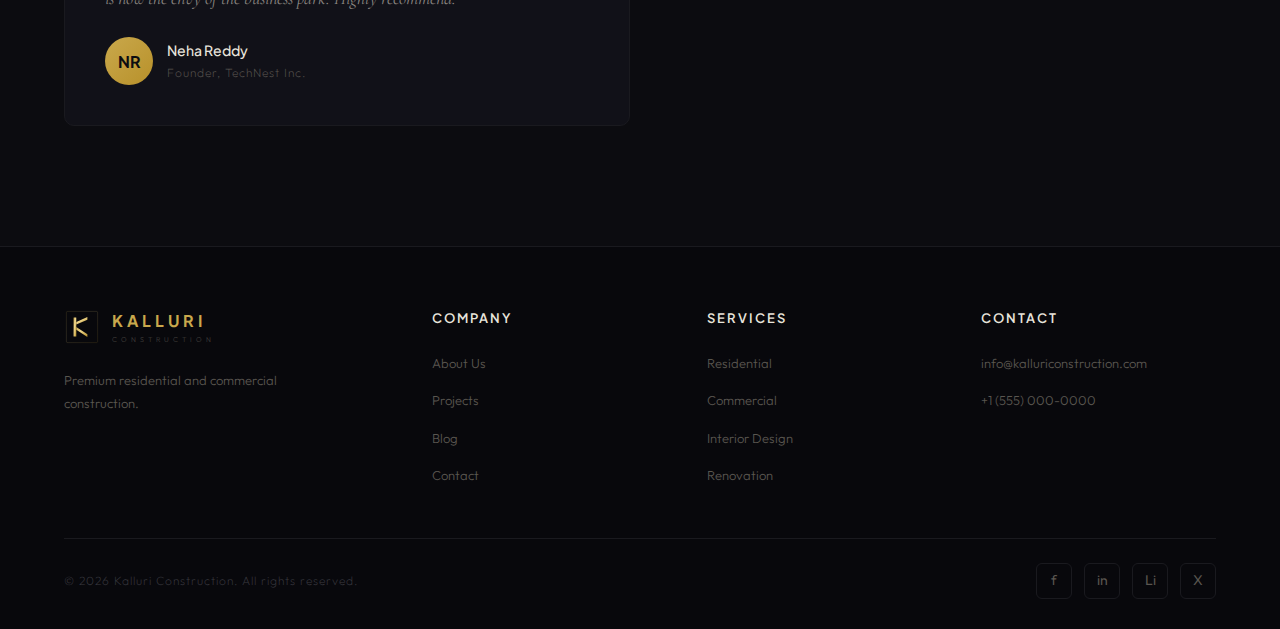
<file: testimonials.html>
<!DOCTYPE html>
<html lang="en">
<head>
<meta charset="UTF-8"><meta name="viewport" content="width=device-width, initial-scale=1.0">
<title>Testimonials — Kalluri Construction</title>
<link rel="stylesheet" href="styles.css">
<style>
.testimonials-grid { display:grid; grid-template-columns:repeat(2,1fr); gap:20px; margin-top:48px; }
.testimonial-card { padding:40px; background:var(--bg-card); border:1px solid var(--border); border-radius:10px; transition:all 0.3s; }
.testimonial-card:hover { border-color:var(--border-hover); }
.testimonial-card.featured { grid-column:1/-1; display:grid; grid-template-columns:auto 1fr; gap:36px; align-items:center; padding:48px; }
.testimonial-stars { color:var(--gold-primary); font-size:14px; letter-spacing:4px; margin-bottom:16px; }
.testimonial-text { font-family:var(--font-accent); font-weight:400; font-style:italic; font-size:18px; color:var(--text-secondary); line-height:1.7; margin-bottom:24px; }
.testimonial-card.featured .testimonial-text { font-size:22px; }
.testimonial-author { display:flex; align-items:center; gap:14px; }
.testimonial-avatar { width:48px; height:48px; border-radius:50%; background:linear-gradient(135deg,var(--gold-primary),var(--gold-dark)); display:flex; align-items:center; justify-content:center; font-family:var(--font-heading); font-weight:700; font-size:16px; color:#0c0c10; flex-shrink:0; }
.testimonial-card.featured .testimonial-avatar { width:80px; height:80px; font-size:28px; }
.testimonial-name { font-family:var(--font-heading); font-weight:500; font-size:14px; }
.testimonial-role { font-weight:200; font-size:12px; color:var(--text-muted); letter-spacing:1px; }

@media(max-width:768px) { .testimonials-grid{grid-template-columns:1fr} .testimonial-card.featured{grid-template-columns:1fr} }
</style>
</head>
<body>
<nav class="nav" id="navbar"><div class="nav-inner"><a href="index.html" class="nav-logo"><svg class="nav-logo-icon" width="40" height="40" viewBox="0 0 120 120"><defs><linearGradient id="ng" x1="0%" y1="0%" x2="100%" y2="100%"><stop offset="0%" style="stop-color:#c9a84c"/><stop offset="40%" style="stop-color:#f0d78c"/><stop offset="100%" style="stop-color:#b8912a"/></linearGradient><linearGradient id="ns" x1="0%" y1="0%" x2="0%" y2="100%"><stop offset="0%" style="stop-color:#141418"/><stop offset="100%" style="stop-color:#0e0e12"/></linearGradient></defs><rect x="8" y="8" width="104" height="104" rx="4" fill="none" stroke="url(#ng)" stroke-width="1.5" opacity=".35"/><rect x="16" y="16" width="88" height="88" rx="2" fill="url(#ns)" stroke="url(#ng)" stroke-width=".5" opacity=".25"/><rect x="32" y="28" width="9" height="64" fill="url(#ng)" rx="1"/><polygon points="41,52 41,43 78,27 78,36" fill="url(#ng)"/><polygon points="41,60 41,69 78,93 78,84" fill="url(#ng)"/><line x1="60" y1="20" x2="60" y2="12" stroke="url(#ng)" stroke-width="1.5" opacity=".5"/><circle cx="60" cy="11" r="1.8" fill="#f0d78c"/></svg><div class="nav-logo-text"><span class="nav-brand">KALLURI</span><span class="nav-sub">Construction</span></div></a><ul class="nav-links" id="navLinks"><li><a href="index.html">Home</a></li><li><a href="about.html">About</a></li><li><a href="services.html">Services</a></li><li><a href="projects.html">Projects</a></li><li><a href="testimonials.html" class="active">Testimonials</a></li><li><a href="blog.html">Blog</a></li><li><a href="contact.html">Contact</a></li></ul><a href="contact.html" class="nav-cta">Get a Quote</a><div class="nav-toggle" onclick="toggleNav()"><span></span><span></span><span></span></div></div></nav>

<section class="page-hero"><div class="page-hero-grid"></div><div class="container"><span class="label anim-up">Testimonials</span><h1 class="section-heading anim-up-d1">What Our Clients <span class="gold-text">Say</span></h1><p class="section-desc anim-up-d2">The trust of our clients is the foundation of everything we build.</p><div class="breadcrumb anim-up-d3"><a href="index.html">Home</a> &nbsp;/&nbsp; <span>Testimonials</span></div></div></section>

<section class="section-pad" style="background:var(--bg-secondary)">
  <div class="container">
    <div class="testimonials-grid">
      <div class="testimonial-card featured">
        <div class="testimonial-avatar">RS</div>
        <div><div class="testimonial-stars">★ ★ ★ ★ ★</div><p class="testimonial-text">"Kalluri Construction turned our dream home into reality. Their attention to detail and commitment to quality is unmatched. From the initial consultation to the final walkthrough, every step was handled with professionalism and care. We couldn't be happier."</p><div class="testimonial-author"><div><div class="testimonial-name">Rajesh Sharma</div><div class="testimonial-role">Homeowner, Meridian Estates</div></div></div></div>
      </div>
      <div class="testimonial-card">
        <div class="testimonial-stars">★ ★ ★ ★ ★</div>
        <p class="testimonial-text">"Professional, transparent, and delivered on time. The Skyline Tower project was complex but Kalluri handled it flawlessly from start to finish."</p>
        <div class="testimonial-author"><div class="testimonial-avatar">AP</div><div><div class="testimonial-name">Anita Patel</div><div class="testimonial-role">CEO, Apex Developments</div></div></div>
      </div>
      <div class="testimonial-card">
        <div class="testimonial-stars">★ ★ ★ ★ ★</div>
        <p class="testimonial-text">"The renovation exceeded every expectation. They preserved the character of our historic building while making it completely modern. Remarkable work."</p>
        <div class="testimonial-author"><div class="testimonial-avatar">MK</div><div><div class="testimonial-name">Michael Kim</div><div class="testimonial-role">Director, Heritage Properties</div></div></div>
      </div>
      <div class="testimonial-card">
        <div class="testimonial-stars">★ ★ ★ ★ ★</div>
        <p class="testimonial-text">"We've worked with many contractors, but Kalluri stands apart. Their team is responsive, skilled, and genuinely cares about the end result."</p>
        <div class="testimonial-author"><div class="testimonial-avatar">LS</div><div><div class="testimonial-name">Lakshmi Sundaram</div><div class="testimonial-role">Owner, Oakwood Home</div></div></div>
      </div>
      <div class="testimonial-card">
        <div class="testimonial-stars">★ ★ ★ ★ ★</div>
        <p class="testimonial-text">"The Apex Retail Center was delivered ahead of schedule and under budget. Kalluri's project management capabilities are truly best-in-class."</p>
        <div class="testimonial-author"><div class="testimonial-avatar">DM</div><div><div class="testimonial-name">David Martinez</div><div class="testimonial-role">VP, Meridian Group</div></div></div>
      </div>
      <div class="testimonial-card">
        <div class="testimonial-stars">★ ★ ★ ★ ★</div>
        <p class="testimonial-text">"From blueprint to build, the entire experience was seamless. Our office space is now the envy of the business park. Highly recommend."</p>
        <div class="testimonial-author"><div class="testimonial-avatar">NR</div><div><div class="testimonial-name">Neha Reddy</div><div class="testimonial-role">Founder, TechNest Inc.</div></div></div>
      </div>
    </div>
  </div>
</section>

<footer class="footer"><div class="container"><div class="footer-grid"><div><a href="index.html" style="display:inline-flex;gap:12px;align-items:center"><svg width="36" height="36" viewBox="0 0 120 120"><defs><linearGradient id="fg" x1="0%" y1="0%" x2="100%" y2="100%"><stop offset="0%" style="stop-color:#c9a84c"/><stop offset="40%" style="stop-color:#f0d78c"/><stop offset="100%" style="stop-color:#b8912a"/></linearGradient></defs><rect x="8" y="8" width="104" height="104" rx="4" fill="none" stroke="url(#fg)" stroke-width="1.5" opacity=".3"/><rect x="32" y="28" width="9" height="64" fill="url(#fg)" rx="1"/><polygon points="41,52 41,43 78,27 78,36" fill="url(#fg)"/><polygon points="41,60 41,69 78,93 78,84" fill="url(#fg)"/></svg><div><div style="font-family:var(--font-heading);font-weight:700;font-size:16px;letter-spacing:4px;color:var(--gold-primary)">KALLURI</div><div style="font-weight:200;font-size:7px;letter-spacing:4px;color:var(--text-muted);text-transform:uppercase">Construction</div></div></a><p class="footer-brand-text">Premium residential and commercial construction.</p></div><div><h4 class="footer-heading">Company</h4><ul class="footer-links"><li><a href="about.html">About Us</a></li><li><a href="projects.html">Projects</a></li><li><a href="blog.html">Blog</a></li><li><a href="contact.html">Contact</a></li></ul></div><div><h4 class="footer-heading">Services</h4><ul class="footer-links"><li><a href="services.html">Residential</a></li><li><a href="services.html">Commercial</a></li><li><a href="services.html">Interior Design</a></li><li><a href="services.html">Renovation</a></li></ul></div><div><h4 class="footer-heading">Contact</h4><ul class="footer-links"><li><a href="mailto:info@kalluriconstruction.com">info@kalluriconstruction.com</a></li><li><a href="tel:+15550000000">+1 (555) 000-0000</a></li></ul></div></div><div class="footer-bottom"><span class="footer-copy">&copy; 2026 Kalluri Construction. All rights reserved.</span><div class="footer-socials"><a href="#" class="footer-social">f</a><a href="#" class="footer-social">in</a><a href="#" class="footer-social">Li</a><a href="#" class="footer-social">X</a></div></div></div></footer>
<script src="script.js"></script>
</body></html>
</file>
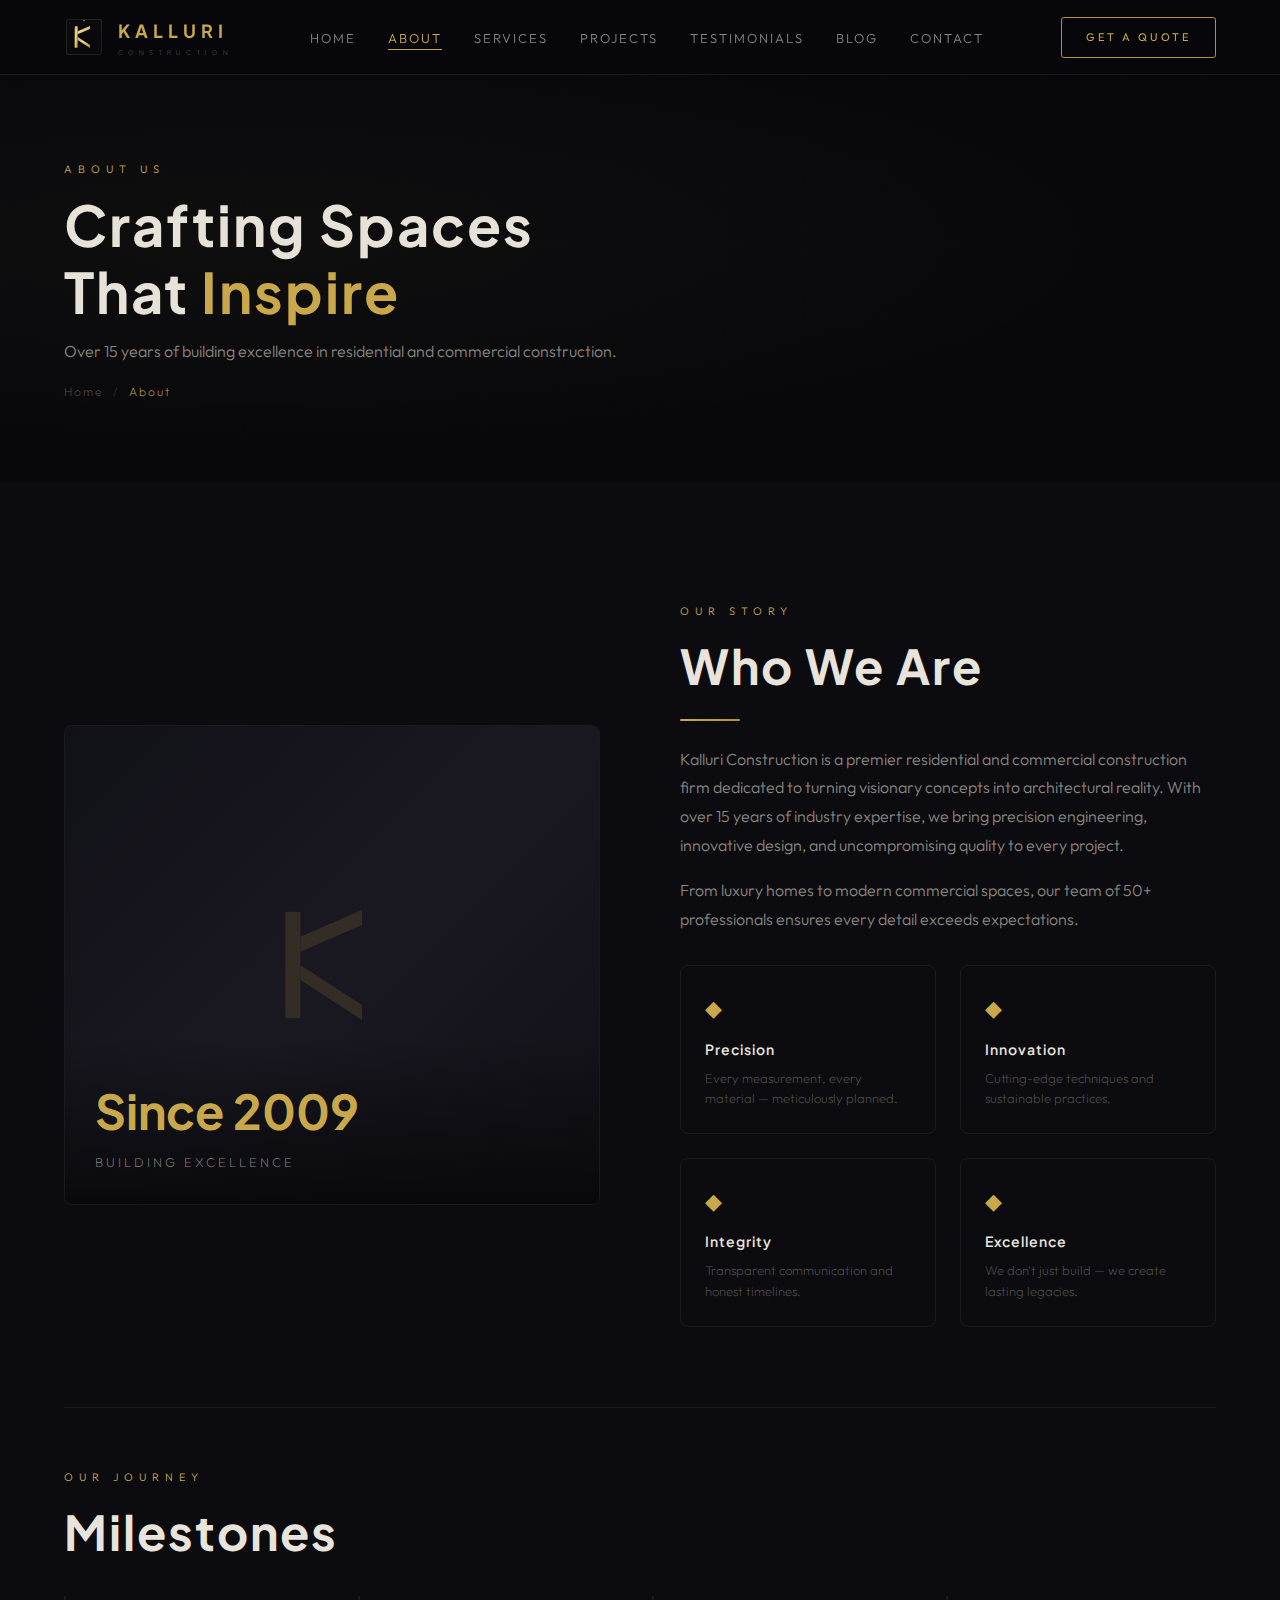
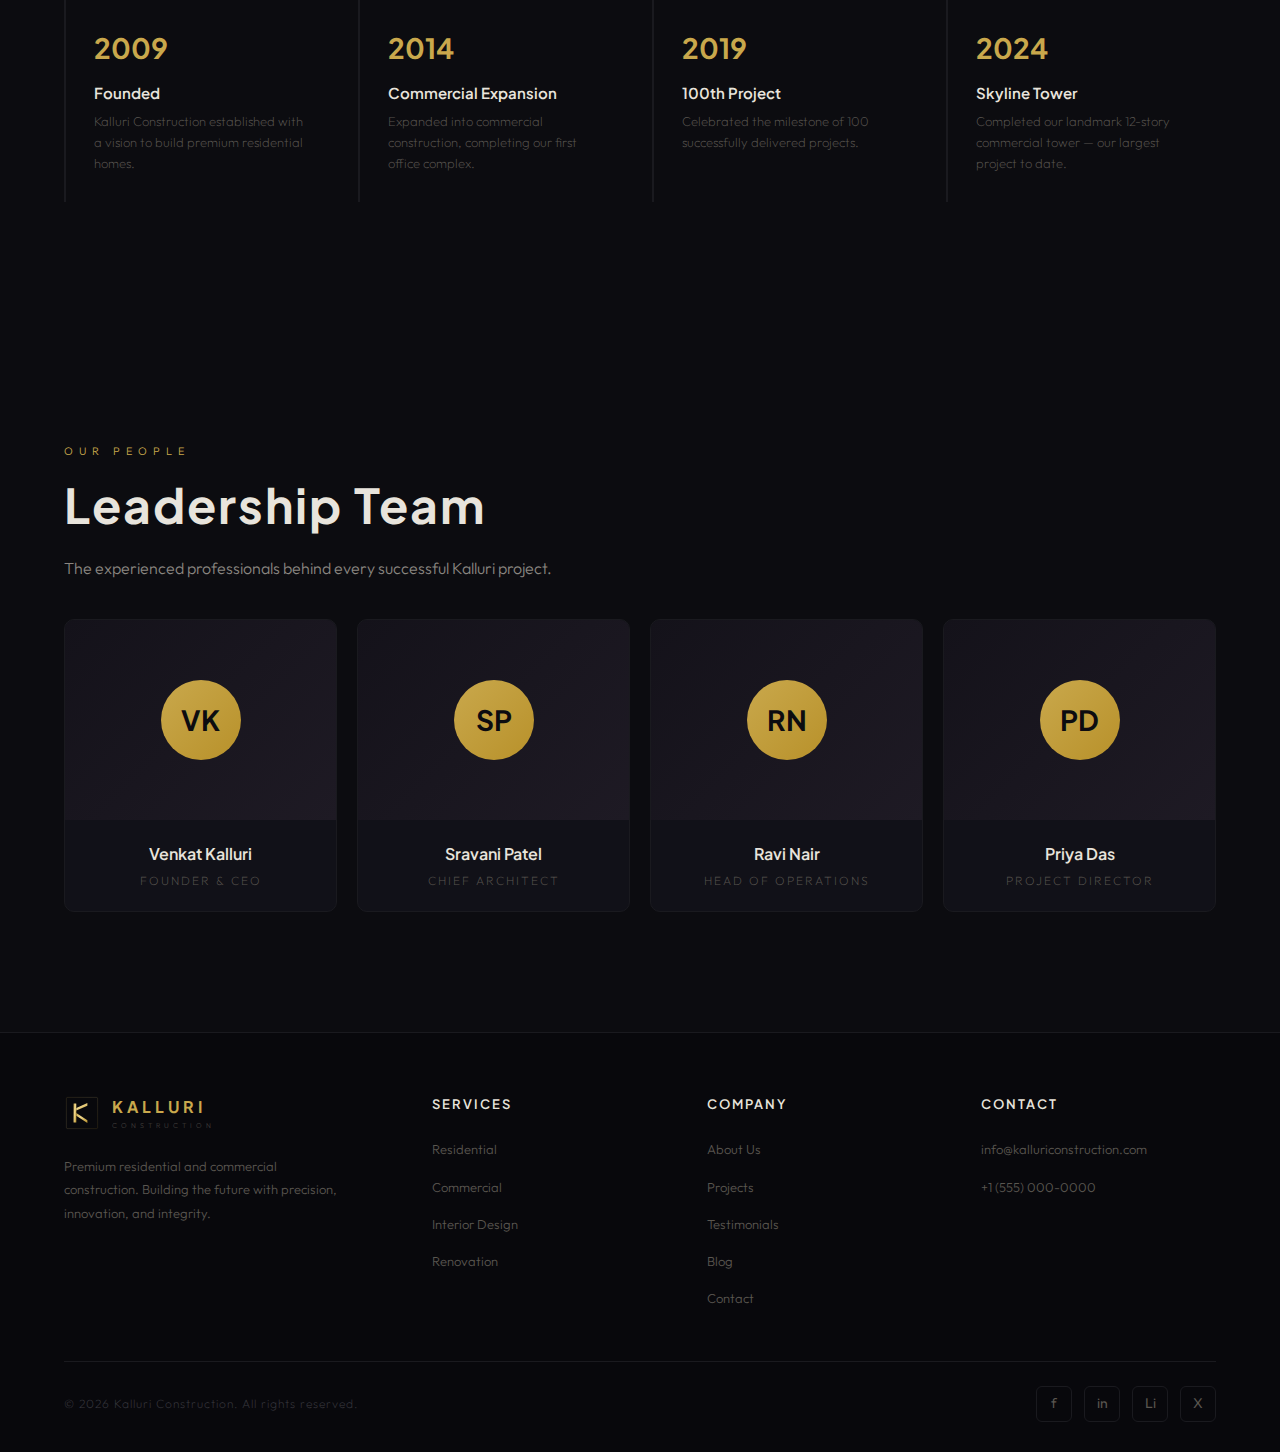
<file: Kalluri-Construction-Website/about.html>
<!DOCTYPE html>
<html lang="en">
<head>
<meta charset="UTF-8">
<meta name="viewport" content="width=device-width, initial-scale=1.0">
<title>About — Kalluri Construction</title>
<link rel="stylesheet" href="styles.css">
<style>
.about-grid { display:grid; grid-template-columns:1fr 1fr; gap:80px; align-items:center; }
.about-image {
  position:relative; height:480px; border-radius:8px; overflow:hidden;
  background:var(--bg-card); border:1px solid var(--border);
}
.about-image-inner {
  width:100%; height:100%;
  background:linear-gradient(135deg,var(--bg-card) 0%,#1a1820 50%,var(--bg-card) 100%);
  display:flex; align-items:center; justify-content:center;
}
.about-image-inner svg { opacity:0.15; }
.about-image-overlay {
  position:absolute; bottom:0; left:0; right:0; padding:30px;
  background:linear-gradient(transparent,rgba(8,8,12,0.95));
}
.about-image-stat { font-family:var(--font-heading); font-weight:700; font-size:48px; color:var(--gold-primary); }
.about-image-stat-label { font-weight:200; font-size:13px; color:var(--text-secondary); letter-spacing:3px; text-transform:uppercase; }

.about-values { display:grid; grid-template-columns:1fr 1fr; gap:24px; margin-top:32px; }
.value-card { padding:24px; border:1px solid var(--border); border-radius:8px; transition:all 0.3s; }
.value-card:hover { border-color:var(--border-hover); background:rgba(201,168,76,0.02); }
.value-icon { font-size:22px; margin-bottom:10px; color:var(--gold-primary); }
.value-title { font-family:var(--font-heading); font-weight:600; font-size:14px; letter-spacing:1px; margin-bottom:6px; }
.value-desc { font-weight:200; font-size:13px; color:var(--text-muted); line-height:1.6; }

/* Timeline */
.timeline { margin-top:80px; padding-top:60px; border-top:1px solid var(--border); }
.timeline-grid { display:grid; grid-template-columns:repeat(4,1fr); gap:24px; margin-top:36px; }
.tl-card { padding:28px; border-left:2px solid var(--border); transition:border-color 0.3s; }
.tl-card:hover { border-color:var(--gold-primary); }
.tl-year { font-family:var(--font-heading); font-weight:700; font-size:28px; color:var(--gold-primary); margin-bottom:8px; }
.tl-title { font-family:var(--font-heading); font-weight:600; font-size:15px; margin-bottom:6px; }
.tl-desc { font-weight:200; font-size:13px; color:var(--text-muted); line-height:1.6; }

/* Team */
.team-section { background:var(--bg-secondary); }
.team-grid { display:grid; grid-template-columns:repeat(4,1fr); gap:20px; margin-top:36px; }
.team-card { background:var(--bg-card); border:1px solid var(--border); border-radius:10px; overflow:hidden; transition:all 0.3s; }
.team-card:hover { border-color:var(--border-hover); transform:translateY(-3px); }
.team-photo {
  height:200px; background:linear-gradient(135deg,#14121a,#1e1a24);
  display:flex; align-items:center; justify-content:center;
}
.team-avatar {
  width:80px; height:80px; border-radius:50%;
  background:linear-gradient(135deg,var(--gold-primary),var(--gold-dark));
  display:flex; align-items:center; justify-content:center;
  font-family:var(--font-heading); font-weight:700; font-size:28px; color:#0c0c10;
}
.team-info { padding:20px; text-align:center; }
.team-name { font-family:var(--font-heading); font-weight:600; font-size:16px; margin-bottom:4px; }
.team-role { font-weight:200; font-size:12px; color:var(--text-muted); letter-spacing:2px; text-transform:uppercase; }

@media(max-width:900px) {
  .about-grid{grid-template-columns:1fr;gap:40px} .about-image{height:300px}
  .timeline-grid{grid-template-columns:1fr 1fr} .team-grid{grid-template-columns:1fr 1fr}
}
@media(max-width:480px) { .timeline-grid,.team-grid{grid-template-columns:1fr} }
</style>
</head>
<body>

<!-- NAV -->
<nav class="nav" id="navbar"><div class="nav-inner"><a href="index.html" class="nav-logo"><svg class="nav-logo-icon" width="40" height="40" viewBox="0 0 120 120"><defs><linearGradient id="ng" x1="0%" y1="0%" x2="100%" y2="100%"><stop offset="0%" style="stop-color:#c9a84c"/><stop offset="40%" style="stop-color:#f0d78c"/><stop offset="100%" style="stop-color:#b8912a"/></linearGradient><linearGradient id="ns" x1="0%" y1="0%" x2="0%" y2="100%"><stop offset="0%" style="stop-color:#141418"/><stop offset="100%" style="stop-color:#0e0e12"/></linearGradient></defs><rect x="8" y="8" width="104" height="104" rx="4" fill="none" stroke="url(#ng)" stroke-width="1.5" opacity=".35"/><rect x="16" y="16" width="88" height="88" rx="2" fill="url(#ns)" stroke="url(#ng)" stroke-width=".5" opacity=".25"/><rect x="32" y="28" width="9" height="64" fill="url(#ng)" rx="1"/><polygon points="41,52 41,43 78,27 78,36" fill="url(#ng)"/><polygon points="41,60 41,69 78,93 78,84" fill="url(#ng)"/><line x1="60" y1="20" x2="60" y2="12" stroke="url(#ng)" stroke-width="1.5" opacity=".5"/><circle cx="60" cy="11" r="1.8" fill="#f0d78c"/></svg><div class="nav-logo-text"><span class="nav-brand">KALLURI</span><span class="nav-sub">Construction</span></div></a><ul class="nav-links" id="navLinks"><li><a href="index.html">Home</a></li><li><a href="about.html" class="active">About</a></li><li><a href="services.html">Services</a></li><li><a href="projects.html">Projects</a></li><li><a href="testimonials.html">Testimonials</a></li><li><a href="blog.html">Blog</a></li><li><a href="contact.html">Contact</a></li></ul><a href="contact.html" class="nav-cta">Get a Quote</a><div class="nav-toggle" onclick="toggleNav()"><span></span><span></span><span></span></div></div></nav>

<!-- PAGE HERO -->
<section class="page-hero">
  <div class="page-hero-grid"></div>
  <div class="container">
    <span class="label anim-up">About Us</span>
    <h1 class="section-heading anim-up-d1">Crafting Spaces<br/>That <span class="gold-text">Inspire</span></h1>
    <p class="section-desc anim-up-d2">Over 15 years of building excellence in residential and commercial construction.</p>
    <div class="breadcrumb anim-up-d3"><a href="index.html">Home</a> &nbsp;/&nbsp; <span>About</span></div>
  </div>
</section>

<!-- ABOUT CONTENT -->
<section class="section-pad" style="background:var(--bg-secondary)">
  <div class="container">
    <div class="about-grid">
      <div class="about-image">
        <div class="about-image-inner"><svg width="200" height="200" viewBox="0 0 120 120"><rect x="32" y="28" width="9" height="64" fill="#c9a84c" rx="1"/><polygon points="41,52 41,43 78,27 78,36" fill="#c9a84c"/><polygon points="41,60 41,69 78,93 78,84" fill="#c9a84c"/></svg></div>
        <div class="about-image-overlay"><div class="about-image-stat">Since 2009</div><div class="about-image-stat-label">Building Excellence</div></div>
      </div>
      <div>
        <span class="label">Our Story</span>
        <h2 class="section-heading">Who We Are</h2>
        <div class="gold-line"></div>
        <p class="section-desc">Kalluri Construction is a premier residential and commercial construction firm dedicated to turning visionary concepts into architectural reality. With over 15 years of industry expertise, we bring precision engineering, innovative design, and uncompromising quality to every project.</p>
        <p class="section-desc" style="margin-top:16px">From luxury homes to modern commercial spaces, our team of 50+ professionals ensures every detail exceeds expectations.</p>
        <div class="about-values">
          <div class="value-card"><div class="value-icon">◆</div><div class="value-title">Precision</div><div class="value-desc">Every measurement, every material — meticulously planned.</div></div>
          <div class="value-card"><div class="value-icon">◆</div><div class="value-title">Innovation</div><div class="value-desc">Cutting-edge techniques and sustainable practices.</div></div>
          <div class="value-card"><div class="value-icon">◆</div><div class="value-title">Integrity</div><div class="value-desc">Transparent communication and honest timelines.</div></div>
          <div class="value-card"><div class="value-icon">◆</div><div class="value-title">Excellence</div><div class="value-desc">We don't just build — we create lasting legacies.</div></div>
        </div>
      </div>
    </div>

    <!-- TIMELINE -->
    <div class="timeline">
      <span class="label">Our Journey</span>
      <h2 class="section-heading">Milestones</h2>
      <div class="timeline-grid">
        <div class="tl-card"><div class="tl-year">2009</div><div class="tl-title">Founded</div><div class="tl-desc">Kalluri Construction established with a vision to build premium residential homes.</div></div>
        <div class="tl-card"><div class="tl-year">2014</div><div class="tl-title">Commercial Expansion</div><div class="tl-desc">Expanded into commercial construction, completing our first office complex.</div></div>
        <div class="tl-card"><div class="tl-year">2019</div><div class="tl-title">100th Project</div><div class="tl-desc">Celebrated the milestone of 100 successfully delivered projects.</div></div>
        <div class="tl-card"><div class="tl-year">2024</div><div class="tl-title">Skyline Tower</div><div class="tl-desc">Completed our landmark 12-story commercial tower — our largest project to date.</div></div>
      </div>
    </div>
  </div>
</section>

<!-- TEAM -->
<section class="team-section section-pad">
  <div class="container">
    <span class="label">Our People</span>
    <h2 class="section-heading">Leadership Team</h2>
    <p class="section-desc">The experienced professionals behind every successful Kalluri project.</p>
    <div class="team-grid">
      <div class="team-card"><div class="team-photo"><div class="team-avatar">VK</div></div><div class="team-info"><div class="team-name">Venkat Kalluri</div><div class="team-role">Founder & CEO</div></div></div>
      <div class="team-card"><div class="team-photo"><div class="team-avatar">SP</div></div><div class="team-info"><div class="team-name">Sravani Patel</div><div class="team-role">Chief Architect</div></div></div>
      <div class="team-card"><div class="team-photo"><div class="team-avatar">RN</div></div><div class="team-info"><div class="team-name">Ravi Nair</div><div class="team-role">Head of Operations</div></div></div>
      <div class="team-card"><div class="team-photo"><div class="team-avatar">PD</div></div><div class="team-info"><div class="team-name">Priya Das</div><div class="team-role">Project Director</div></div></div>
    </div>
  </div>
</section>

<!-- FOOTER -->
<footer class="footer"><div class="container"><div class="footer-grid"><div><a href="index.html" style="display:inline-flex;gap:12px;align-items:center"><svg width="36" height="36" viewBox="0 0 120 120"><defs><linearGradient id="fg" x1="0%" y1="0%" x2="100%" y2="100%"><stop offset="0%" style="stop-color:#c9a84c"/><stop offset="40%" style="stop-color:#f0d78c"/><stop offset="100%" style="stop-color:#b8912a"/></linearGradient></defs><rect x="8" y="8" width="104" height="104" rx="4" fill="none" stroke="url(#fg)" stroke-width="1.5" opacity=".3"/><rect x="32" y="28" width="9" height="64" fill="url(#fg)" rx="1"/><polygon points="41,52 41,43 78,27 78,36" fill="url(#fg)"/><polygon points="41,60 41,69 78,93 78,84" fill="url(#fg)"/></svg><div><div style="font-family:var(--font-heading);font-weight:700;font-size:16px;letter-spacing:4px;color:var(--gold-primary)">KALLURI</div><div style="font-weight:200;font-size:7px;letter-spacing:4px;color:var(--text-muted);text-transform:uppercase">Construction</div></div></a><p class="footer-brand-text">Premium residential and commercial construction. Building the future with precision, innovation, and integrity.</p></div><div><h4 class="footer-heading">Services</h4><ul class="footer-links"><li><a href="services.html">Residential</a></li><li><a href="services.html">Commercial</a></li><li><a href="services.html">Interior Design</a></li><li><a href="services.html">Renovation</a></li></ul></div><div><h4 class="footer-heading">Company</h4><ul class="footer-links"><li><a href="about.html">About Us</a></li><li><a href="projects.html">Projects</a></li><li><a href="testimonials.html">Testimonials</a></li><li><a href="blog.html">Blog</a></li><li><a href="contact.html">Contact</a></li></ul></div><div><h4 class="footer-heading">Contact</h4><ul class="footer-links"><li><a href="mailto:info@kalluriconstruction.com">info@kalluriconstruction.com</a></li><li><a href="tel:+15550000000">+1 (555) 000-0000</a></li></ul></div></div><div class="footer-bottom"><span class="footer-copy">&copy; 2026 Kalluri Construction. All rights reserved.</span><div class="footer-socials"><a href="#" class="footer-social">f</a><a href="#" class="footer-social">in</a><a href="#" class="footer-social">Li</a><a href="#" class="footer-social">X</a></div></div></div></footer>
<script src="script.js"></script>
</body>
</html>
</file>
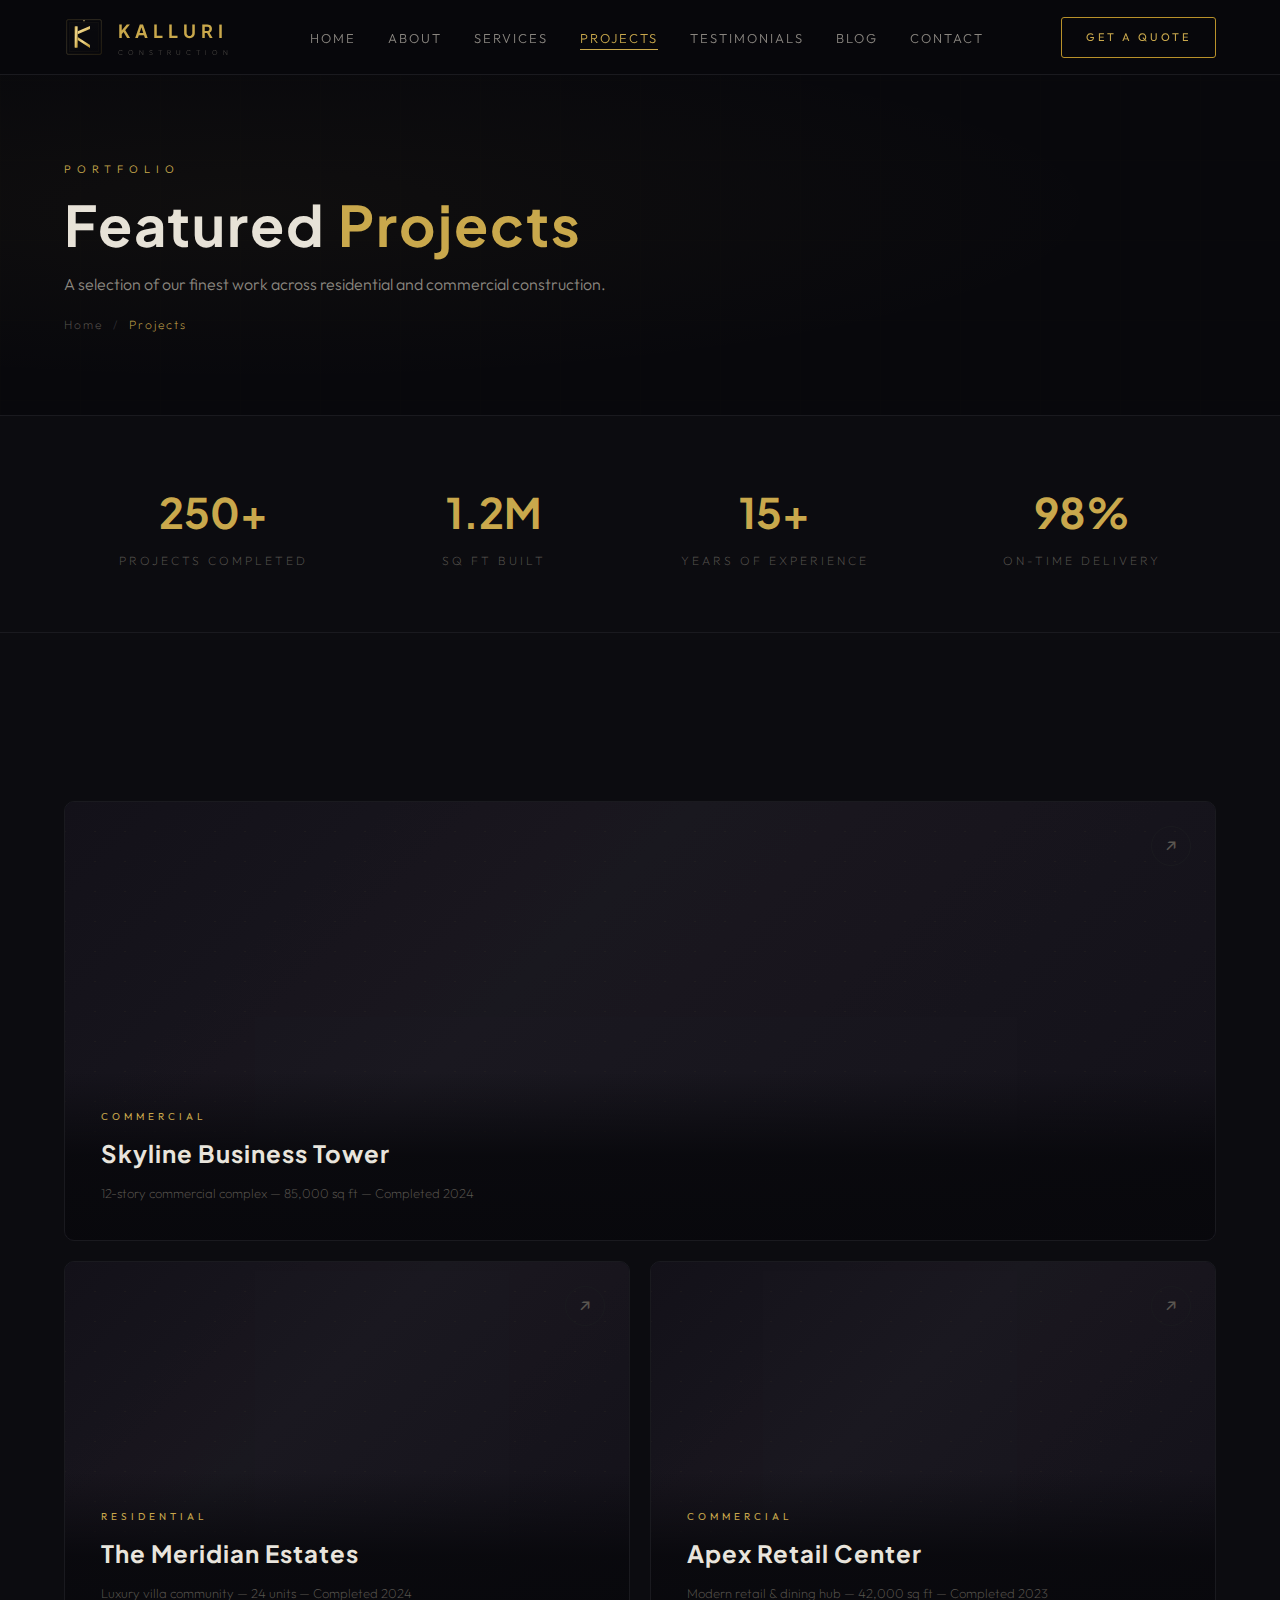
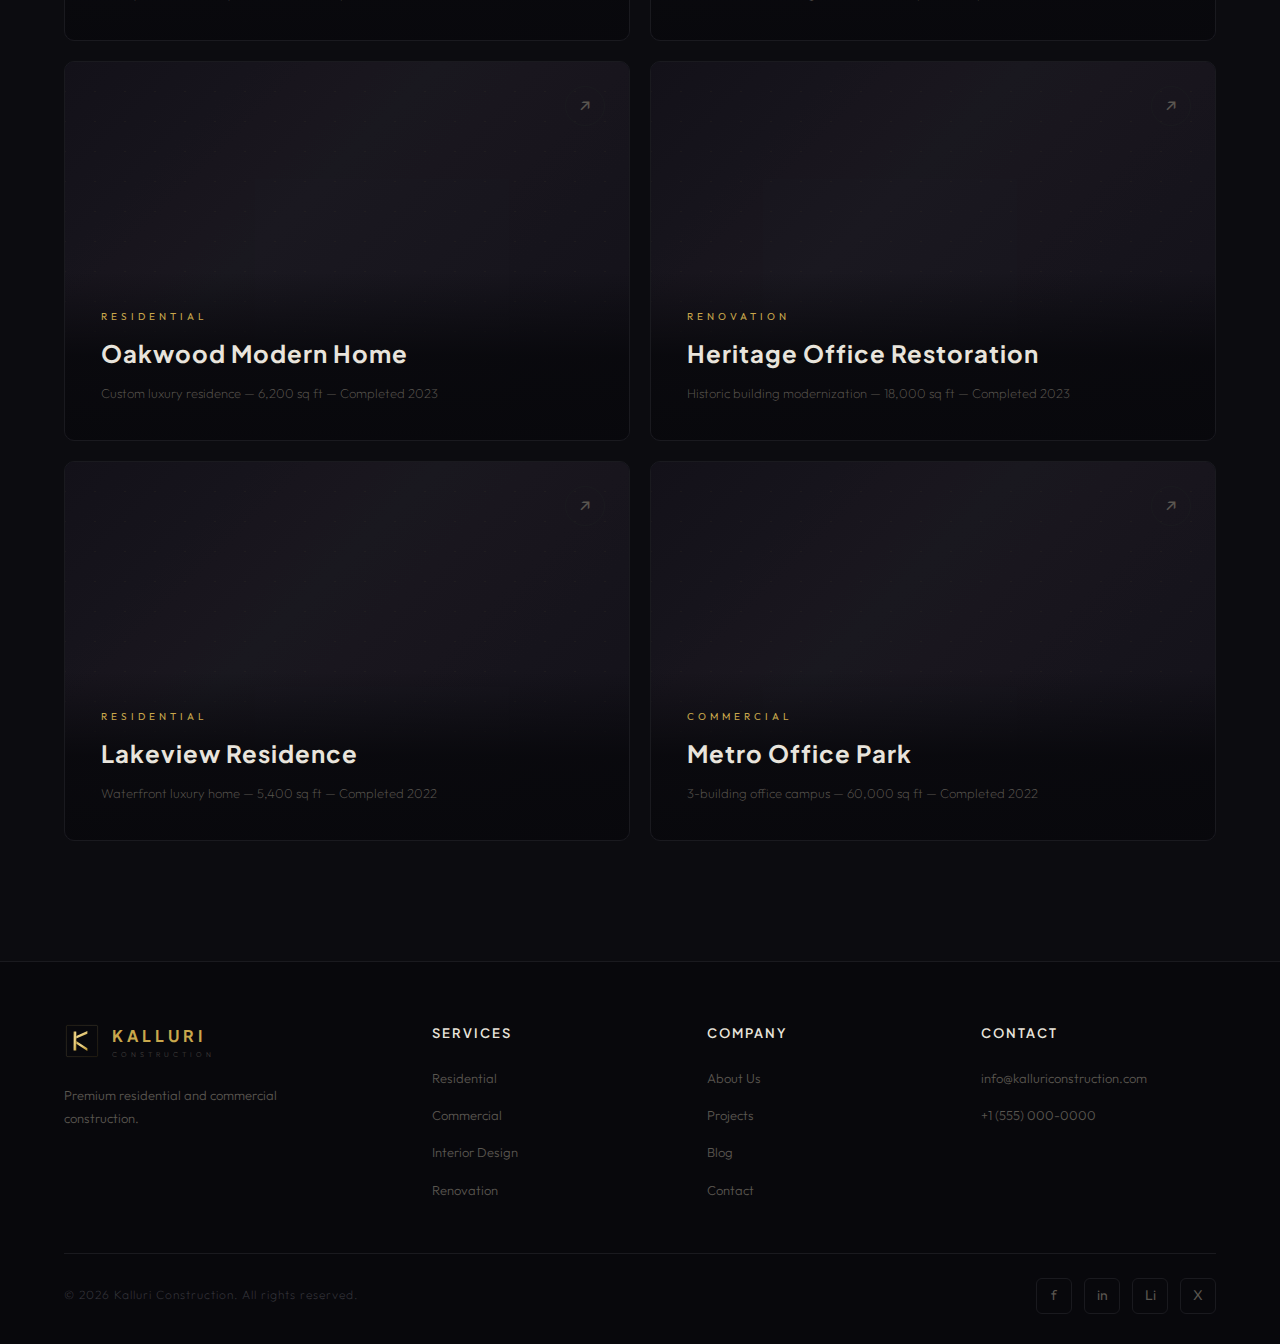
<file: Kalluri-Construction-Website/projects.html>
<!DOCTYPE html>
<html lang="en">
<head>
<meta charset="UTF-8"><meta name="viewport" content="width=device-width, initial-scale=1.0">
<title>Projects — Kalluri Construction</title>
<link rel="stylesheet" href="styles.css">
<style>
.projects-grid { display:grid; grid-template-columns:repeat(2,1fr); gap:20px; margin-top:48px; }
.project-card { position:relative; height:380px; border-radius:10px; overflow:hidden; border:1px solid var(--border); background:var(--bg-card); cursor:pointer; transition:all 0.4s; }
.project-card:hover { border-color:var(--border-hover); transform:translateY(-3px); }
.project-card.featured { grid-column:1/-1; height:440px; }
.project-bg { position:absolute; inset:0; background:linear-gradient(135deg,#14121a 0%,#1a1820 40%,#14121a 100%); }
.project-bg-pattern { position:absolute; inset:0; opacity:0.04; background-image:linear-gradient(45deg,var(--gold-primary) 1px,transparent 1px),linear-gradient(-45deg,var(--gold-primary) 1px,transparent 1px); background-size:30px 30px; }
.project-content { position:absolute; bottom:0; left:0; right:0; padding:36px; background:linear-gradient(transparent 0%,rgba(8,8,12,0.9) 50%,rgba(8,8,12,0.98) 100%); }
.project-type { font-size:10px; letter-spacing:4px; text-transform:uppercase; color:var(--gold-primary); font-weight:400; margin-bottom:8px; }
.project-name { font-family:var(--font-heading); font-weight:700; font-size:24px; letter-spacing:1px; margin-bottom:8px; }
.project-meta { font-weight:200; font-size:13px; color:var(--text-muted); }
.project-arrow { position:absolute; top:24px; right:24px; width:40px; height:40px; border-radius:50%; border:1px solid var(--border); display:flex; align-items:center; justify-content:center; color:var(--text-muted); font-size:18px; transition:all 0.3s; }
.project-card:hover .project-arrow { border-color:var(--gold-primary); color:var(--gold-primary); }

.stats-bar { background:var(--bg-secondary); padding:60px 0; border-top:1px solid var(--border); border-bottom:1px solid var(--border); }
.stats-row { display:flex; justify-content:space-around; text-align:center; flex-wrap:wrap; gap:24px; }
.stat-item .stat-num { font-family:var(--font-heading); font-weight:700; font-size:42px; color:var(--gold-primary); }
.stat-item .stat-label { font-weight:200; font-size:12px; letter-spacing:3px; text-transform:uppercase; color:var(--text-muted); margin-top:4px; }

@media(max-width:768px) { .projects-grid{grid-template-columns:1fr} .project-card.featured{height:380px} }
</style>
</head>
<body>
<nav class="nav" id="navbar"><div class="nav-inner"><a href="index.html" class="nav-logo"><svg class="nav-logo-icon" width="40" height="40" viewBox="0 0 120 120"><defs><linearGradient id="ng" x1="0%" y1="0%" x2="100%" y2="100%"><stop offset="0%" style="stop-color:#c9a84c"/><stop offset="40%" style="stop-color:#f0d78c"/><stop offset="100%" style="stop-color:#b8912a"/></linearGradient><linearGradient id="ns" x1="0%" y1="0%" x2="0%" y2="100%"><stop offset="0%" style="stop-color:#141418"/><stop offset="100%" style="stop-color:#0e0e12"/></linearGradient></defs><rect x="8" y="8" width="104" height="104" rx="4" fill="none" stroke="url(#ng)" stroke-width="1.5" opacity=".35"/><rect x="16" y="16" width="88" height="88" rx="2" fill="url(#ns)" stroke="url(#ng)" stroke-width=".5" opacity=".25"/><rect x="32" y="28" width="9" height="64" fill="url(#ng)" rx="1"/><polygon points="41,52 41,43 78,27 78,36" fill="url(#ng)"/><polygon points="41,60 41,69 78,93 78,84" fill="url(#ng)"/><line x1="60" y1="20" x2="60" y2="12" stroke="url(#ng)" stroke-width="1.5" opacity=".5"/><circle cx="60" cy="11" r="1.8" fill="#f0d78c"/></svg><div class="nav-logo-text"><span class="nav-brand">KALLURI</span><span class="nav-sub">Construction</span></div></a><ul class="nav-links" id="navLinks"><li><a href="index.html">Home</a></li><li><a href="about.html">About</a></li><li><a href="services.html">Services</a></li><li><a href="projects.html" class="active">Projects</a></li><li><a href="testimonials.html">Testimonials</a></li><li><a href="blog.html">Blog</a></li><li><a href="contact.html">Contact</a></li></ul><a href="contact.html" class="nav-cta">Get a Quote</a><div class="nav-toggle" onclick="toggleNav()"><span></span><span></span><span></span></div></div></nav>

<section class="page-hero"><div class="page-hero-grid"></div><div class="container"><span class="label anim-up">Portfolio</span><h1 class="section-heading anim-up-d1">Featured <span class="gold-text">Projects</span></h1><p class="section-desc anim-up-d2">A selection of our finest work across residential and commercial construction.</p><div class="breadcrumb anim-up-d3"><a href="index.html">Home</a> &nbsp;/&nbsp; <span>Projects</span></div></div></section>

<div class="stats-bar">
  <div class="container"><div class="stats-row">
    <div class="stat-item"><div class="stat-num">250+</div><div class="stat-label">Projects Completed</div></div>
    <div class="stat-item"><div class="stat-num">1.2M</div><div class="stat-label">Sq Ft Built</div></div>
    <div class="stat-item"><div class="stat-num">15+</div><div class="stat-label">Years of Experience</div></div>
    <div class="stat-item"><div class="stat-num">98%</div><div class="stat-label">On-Time Delivery</div></div>
  </div></div>
</div>

<section class="section-pad" style="background:var(--bg-secondary)">
  <div class="container">
    <div class="projects-grid">
      <div class="project-card featured"><div class="project-bg"><div class="project-bg-pattern"></div></div><span class="project-arrow">↗</span><div class="project-content"><div class="project-type">Commercial</div><h3 class="project-name">Skyline Business Tower</h3><p class="project-meta">12-story commercial complex — 85,000 sq ft — Completed 2024</p></div></div>
      <div class="project-card"><div class="project-bg"><div class="project-bg-pattern"></div></div><span class="project-arrow">↗</span><div class="project-content"><div class="project-type">Residential</div><h3 class="project-name">The Meridian Estates</h3><p class="project-meta">Luxury villa community — 24 units — Completed 2024</p></div></div>
      <div class="project-card"><div class="project-bg"><div class="project-bg-pattern"></div></div><span class="project-arrow">↗</span><div class="project-content"><div class="project-type">Commercial</div><h3 class="project-name">Apex Retail Center</h3><p class="project-meta">Modern retail &amp; dining hub — 42,000 sq ft — Completed 2023</p></div></div>
      <div class="project-card"><div class="project-bg"><div class="project-bg-pattern"></div></div><span class="project-arrow">↗</span><div class="project-content"><div class="project-type">Residential</div><h3 class="project-name">Oakwood Modern Home</h3><p class="project-meta">Custom luxury residence — 6,200 sq ft — Completed 2023</p></div></div>
      <div class="project-card"><div class="project-bg"><div class="project-bg-pattern"></div></div><span class="project-arrow">↗</span><div class="project-content"><div class="project-type">Renovation</div><h3 class="project-name">Heritage Office Restoration</h3><p class="project-meta">Historic building modernization — 18,000 sq ft — Completed 2023</p></div></div>
      <div class="project-card"><div class="project-bg"><div class="project-bg-pattern"></div></div><span class="project-arrow">↗</span><div class="project-content"><div class="project-type">Residential</div><h3 class="project-name">Lakeview Residence</h3><p class="project-meta">Waterfront luxury home — 5,400 sq ft — Completed 2022</p></div></div>
      <div class="project-card"><div class="project-bg"><div class="project-bg-pattern"></div></div><span class="project-arrow">↗</span><div class="project-content"><div class="project-type">Commercial</div><h3 class="project-name">Metro Office Park</h3><p class="project-meta">3-building office campus — 60,000 sq ft — Completed 2022</p></div></div>
    </div>
  </div>
</section>

<footer class="footer"><div class="container"><div class="footer-grid"><div><a href="index.html" style="display:inline-flex;gap:12px;align-items:center"><svg width="36" height="36" viewBox="0 0 120 120"><defs><linearGradient id="fg" x1="0%" y1="0%" x2="100%" y2="100%"><stop offset="0%" style="stop-color:#c9a84c"/><stop offset="40%" style="stop-color:#f0d78c"/><stop offset="100%" style="stop-color:#b8912a"/></linearGradient></defs><rect x="8" y="8" width="104" height="104" rx="4" fill="none" stroke="url(#fg)" stroke-width="1.5" opacity=".3"/><rect x="32" y="28" width="9" height="64" fill="url(#fg)" rx="1"/><polygon points="41,52 41,43 78,27 78,36" fill="url(#fg)"/><polygon points="41,60 41,69 78,93 78,84" fill="url(#fg)"/></svg><div><div style="font-family:var(--font-heading);font-weight:700;font-size:16px;letter-spacing:4px;color:var(--gold-primary)">KALLURI</div><div style="font-weight:200;font-size:7px;letter-spacing:4px;color:var(--text-muted);text-transform:uppercase">Construction</div></div></a><p class="footer-brand-text">Premium residential and commercial construction.</p></div><div><h4 class="footer-heading">Services</h4><ul class="footer-links"><li><a href="services.html">Residential</a></li><li><a href="services.html">Commercial</a></li><li><a href="services.html">Interior Design</a></li><li><a href="services.html">Renovation</a></li></ul></div><div><h4 class="footer-heading">Company</h4><ul class="footer-links"><li><a href="about.html">About Us</a></li><li><a href="projects.html">Projects</a></li><li><a href="blog.html">Blog</a></li><li><a href="contact.html">Contact</a></li></ul></div><div><h4 class="footer-heading">Contact</h4><ul class="footer-links"><li><a href="mailto:info@kalluriconstruction.com">info@kalluriconstruction.com</a></li><li><a href="tel:+15550000000">+1 (555) 000-0000</a></li></ul></div></div><div class="footer-bottom"><span class="footer-copy">&copy; 2026 Kalluri Construction. All rights reserved.</span><div class="footer-socials"><a href="#" class="footer-social">f</a><a href="#" class="footer-social">in</a><a href="#" class="footer-social">Li</a><a href="#" class="footer-social">X</a></div></div></div></footer>
<script src="script.js"></script>
</body></html>
</file>
<file: styles.css>
/* ============================================================
   KALLURI CONSTRUCTION — SHARED STYLES
   ============================================================ */
@import url('https://fonts.googleapis.com/css2?family=Plus+Jakarta+Sans:wght@200;300;400;500;600;700;800&family=Outfit:wght@100;200;300;400;500;600;700&family=Cormorant+Garamond:ital,wght@0,300;0,400;0,500;0,600;1,300;1,400&display=swap');

:root {
  --bg-primary: #08080c;
  --bg-secondary: #0c0c10;
  --bg-card: #111118;
  --bg-card-hover: #16161e;
  --gold-primary: #c9a84c;
  --gold-light: #f0d78c;
  --gold-dark: #b8912a;
  --text-primary: #e8e4dc;
  --text-secondary: #8a8680;
  --text-muted: #5a5650;
  --text-faint: #3a3a40;
  --border: #1a1a1f;
  --border-hover: #2a2520;
  --font-heading: 'Plus Jakarta Sans', sans-serif;
  --font-body: 'Outfit', sans-serif;
  --font-accent: 'Cormorant Garamond', serif;
}

*, *::before, *::after { margin: 0; padding: 0; box-sizing: border-box; }
html { scroll-behavior: smooth; }
body { background: var(--bg-primary); color: var(--text-primary); font-family: var(--font-body); line-height: 1.7; overflow-x: hidden; }
a { color: inherit; text-decoration: none; }
img { max-width: 100%; display: block; }
button { font-family: inherit; cursor: pointer; border: none; background: none; }

/* Utility */
.container { max-width: 1200px; margin: 0 auto; padding: 0 24px; }
.section-pad { padding: 120px 0; }
.gold-text { color: var(--gold-primary); }
.label {
  font-family: var(--font-body);
  font-weight: 300; font-size: 11px; letter-spacing: 6px;
  text-transform: uppercase; color: var(--gold-primary);
  display: block; margin-bottom: 16px;
}
.section-heading {
  font-family: var(--font-heading);
  font-weight: 700; font-size: clamp(32px, 5vw, 48px);
  letter-spacing: 2px; line-height: 1.2;
  color: var(--text-primary); margin-bottom: 20px;
}
.section-desc {
  font-weight: 300; font-size: 16px; color: var(--text-secondary);
  max-width: 560px; line-height: 1.8;
}
.gold-line {
  width: 60px; height: 2px;
  background: linear-gradient(90deg, var(--gold-primary), var(--gold-dark));
  border-radius: 2px; margin: 24px 0;
}
.btn {
  display: inline-flex; align-items: center; gap: 10px;
  padding: 16px 36px; font-family: var(--font-body);
  font-weight: 400; font-size: 13px; letter-spacing: 3px;
  text-transform: uppercase; border-radius: 4px; transition: all 0.4s ease;
}
.btn-gold {
  background: linear-gradient(135deg, var(--gold-primary), var(--gold-dark));
  color: #0c0c10;
}
.btn-gold:hover { transform: translateY(-2px); box-shadow: 0 12px 40px rgba(201,168,76,0.25); }
.btn-outline { border: 1px solid var(--border-hover); color: var(--text-secondary); }
.btn-outline:hover { border-color: var(--gold-primary); color: var(--gold-primary); }

/* Animations */
@keyframes fadeUp { from{opacity:0;transform:translateY(30px)} to{opacity:1;transform:translateY(0)} }
@keyframes shimmer { 0%{background-position:-200% center} 100%{background-position:200% center} }
@keyframes slideDown { from{opacity:0;transform:translateY(-10px)} to{opacity:1;transform:translateY(0)} }
.anim-up { animation: fadeUp 0.8s ease both; }
.anim-up-d1 { animation: fadeUp 0.8s ease 0.1s both; }
.anim-up-d2 { animation: fadeUp 0.8s ease 0.2s both; }
.anim-up-d3 { animation: fadeUp 0.8s ease 0.3s both; }
.anim-up-d4 { animation: fadeUp 0.8s ease 0.4s both; }

/* ============================================================
   NAVIGATION
   ============================================================ */
.nav {
  position: fixed; top: 0; left: 0; right: 0; z-index: 1000;
  background: rgba(8,8,12,0.92); backdrop-filter: blur(20px);
  border-bottom: 1px solid var(--border); transition: all 0.3s;
}
.nav-inner {
  display: flex; align-items: center; justify-content: space-between;
  padding: 16px 24px; max-width: 1200px; margin: 0 auto;
}
.nav-logo { display: flex; align-items: center; gap: 14px; }
.nav-logo-icon { width: 40px; height: 40px; }
.nav-logo-text { display: flex; flex-direction: column; }
.nav-brand {
  font-family: var(--font-heading); font-weight: 700;
  font-size: 18px; letter-spacing: 5px; color: var(--gold-primary);
}
.nav-sub {
  font-weight: 200; font-size: 7px; letter-spacing: 5px;
  text-transform: uppercase; color: var(--text-muted);
}
.nav-links { display: flex; gap: 32px; list-style: none; }
.nav-links a {
  font-weight: 300; font-size: 13px; letter-spacing: 2px;
  text-transform: uppercase; color: var(--text-secondary);
  transition: color 0.3s; position: relative;
}
.nav-links a:hover, .nav-links a.active { color: var(--gold-primary); }
.nav-links a::after {
  content: ''; position: absolute; bottom: -4px; left: 0;
  width: 0; height: 1px; background: var(--gold-primary); transition: width 0.3s;
}
.nav-links a:hover::after, .nav-links a.active::after { width: 100%; }
.nav-cta {
  padding: 10px 24px; font-size: 11px; letter-spacing: 3px;
  text-transform: uppercase; font-weight: 400;
  border: 1px solid var(--gold-dark); color: var(--gold-primary);
  border-radius: 3px; transition: all 0.3s;
}
.nav-cta:hover { background: var(--gold-primary); color: #0c0c10; }
.nav-toggle { display: none; flex-direction: column; gap: 5px; cursor: pointer; }
.nav-toggle span { width: 24px; height: 1.5px; background: var(--gold-primary); transition: all 0.3s; }

@media (max-width: 900px) {
  .nav-toggle { display: flex; }
  .nav-links, .nav-cta { display: none; }
  .nav-links.open {
    display: flex; flex-direction: column; position: absolute;
    top: 72px; left: 0; right: 0; background: rgba(8,8,12,0.97);
    padding: 24px; gap: 20px; border-bottom: 1px solid var(--border);
    animation: slideDown 0.3s ease;
  }
  .nav-cta.open { display: inline-flex; margin: 0 24px 20px; }
}

/* ============================================================
   PAGE HERO BANNER (for inner pages)
   ============================================================ */
.page-hero {
  padding: 160px 0 80px;
  position: relative; overflow: hidden;
}
.page-hero::before {
  content: ''; position: absolute; inset: 0;
  background: radial-gradient(ellipse at 20% 50%, rgba(201,168,76,0.04) 0%, transparent 60%);
  pointer-events: none;
}
.page-hero-grid {
  position: absolute; inset: 0; opacity: 0.02;
  background-image:
    linear-gradient(rgba(201,168,76,0.3) 1px, transparent 1px),
    linear-gradient(90deg, rgba(201,168,76,0.3) 1px, transparent 1px);
  background-size: 80px 80px; pointer-events: none;
}
.page-hero .label { margin-bottom: 12px; }
.page-hero .section-heading { font-size: clamp(36px, 6vw, 56px); margin-bottom: 12px; }
.breadcrumb {
  font-weight: 200; font-size: 12px; color: var(--text-faint);
  letter-spacing: 2px; margin-top: 16px;
}
.breadcrumb a { color: var(--text-muted); transition: color 0.3s; }
.breadcrumb a:hover { color: var(--gold-primary); }
.breadcrumb span { color: var(--gold-primary); }

/* ============================================================
   FOOTER
   ============================================================ */
.footer {
  background: var(--bg-primary); border-top: 1px solid var(--border);
  padding: 60px 0 30px;
}
.footer-grid {
  display: grid; grid-template-columns: 1.4fr 1fr 1fr 1fr;
  gap: 40px; margin-bottom: 40px;
}
.footer-brand-text {
  font-weight: 300; font-size: 13px; color: var(--text-muted);
  line-height: 1.8; margin-top: 16px; max-width: 280px;
}
.footer-heading {
  font-family: var(--font-heading); font-weight: 600;
  font-size: 13px; letter-spacing: 2px; text-transform: uppercase;
  color: var(--text-primary); margin-bottom: 20px;
}
.footer-links { list-style: none; }
.footer-links li { margin-bottom: 10px; }
.footer-links a { font-weight: 300; font-size: 13px; color: var(--text-muted); transition: color 0.3s; }
.footer-links a:hover { color: var(--gold-primary); }
.footer-bottom {
  border-top: 1px solid var(--border); padding-top: 24px;
  display: flex; justify-content: space-between; align-items: center; flex-wrap: wrap; gap: 12px;
}
.footer-copy { font-weight: 200; font-size: 12px; color: var(--text-faint); letter-spacing: 1px; }
.footer-socials { display: flex; gap: 12px; }
.footer-social {
  width: 36px; height: 36px; border-radius: 6px; border: 1px solid var(--border);
  display: flex; align-items: center; justify-content: center;
  color: var(--text-muted); font-size: 14px; transition: all 0.3s;
}
.footer-social:hover { border-color: var(--gold-primary); color: var(--gold-primary); }

@media (max-width: 768px) { .footer-grid { grid-template-columns: 1fr 1fr; } }
@media (max-width: 480px) { .footer-grid { grid-template-columns: 1fr; } }
</file>
<file: Kalluri-Construction-Website/styles.css>
/* ============================================================
   KALLURI CONSTRUCTION — SHARED STYLES
   ============================================================ */
@import url('https://fonts.googleapis.com/css2?family=Plus+Jakarta+Sans:wght@200;300;400;500;600;700;800&family=Outfit:wght@100;200;300;400;500;600;700&family=Cormorant+Garamond:ital,wght@0,300;0,400;0,500;0,600;1,300;1,400&display=swap');

:root {
  --bg-primary: #08080c;
  --bg-secondary: #0c0c10;
  --bg-card: #111118;
  --bg-card-hover: #16161e;
  --gold-primary: #c9a84c;
  --gold-light: #f0d78c;
  --gold-dark: #b8912a;
  --text-primary: #e8e4dc;
  --text-secondary: #8a8680;
  --text-muted: #5a5650;
  --text-faint: #3a3a40;
  --border: #1a1a1f;
  --border-hover: #2a2520;
  --font-heading: 'Plus Jakarta Sans', sans-serif;
  --font-body: 'Outfit', sans-serif;
  --font-accent: 'Cormorant Garamond', serif;
}

*, *::before, *::after { margin: 0; padding: 0; box-sizing: border-box; }
html { scroll-behavior: smooth; }
body { background: var(--bg-primary); color: var(--text-primary); font-family: var(--font-body); line-height: 1.7; overflow-x: hidden; }
a { color: inherit; text-decoration: none; }
img { max-width: 100%; display: block; }
button { font-family: inherit; cursor: pointer; border: none; background: none; }

/* Utility */
.container { max-width: 1200px; margin: 0 auto; padding: 0 24px; }
.section-pad { padding: 120px 0; }
.gold-text { color: var(--gold-primary); }
.label {
  font-family: var(--font-body);
  font-weight: 300; font-size: 11px; letter-spacing: 6px;
  text-transform: uppercase; color: var(--gold-primary);
  display: block; margin-bottom: 16px;
}
.section-heading {
  font-family: var(--font-heading);
  font-weight: 700; font-size: clamp(32px, 5vw, 48px);
  letter-spacing: 2px; line-height: 1.2;
  color: var(--text-primary); margin-bottom: 20px;
}
.section-desc {
  font-weight: 300; font-size: 16px; color: var(--text-secondary);
  max-width: 560px; line-height: 1.8;
}
.gold-line {
  width: 60px; height: 2px;
  background: linear-gradient(90deg, var(--gold-primary), var(--gold-dark));
  border-radius: 2px; margin: 24px 0;
}
.btn {
  display: inline-flex; align-items: center; gap: 10px;
  padding: 16px 36px; font-family: var(--font-body);
  font-weight: 400; font-size: 13px; letter-spacing: 3px;
  text-transform: uppercase; border-radius: 4px; transition: all 0.4s ease;
}
.btn-gold {
  background: linear-gradient(135deg, var(--gold-primary), var(--gold-dark));
  color: #0c0c10;
}
.btn-gold:hover { transform: translateY(-2px); box-shadow: 0 12px 40px rgba(201,168,76,0.25); }
.btn-outline { border: 1px solid var(--border-hover); color: var(--text-secondary); }
.btn-outline:hover { border-color: var(--gold-primary); color: var(--gold-primary); }

/* Animations */
@keyframes fadeUp { from{opacity:0;transform:translateY(30px)} to{opacity:1;transform:translateY(0)} }
@keyframes shimmer { 0%{background-position:-200% center} 100%{background-position:200% center} }
@keyframes slideDown { from{opacity:0;transform:translateY(-10px)} to{opacity:1;transform:translateY(0)} }
.anim-up { animation: fadeUp 0.8s ease both; }
.anim-up-d1 { animation: fadeUp 0.8s ease 0.1s both; }
.anim-up-d2 { animation: fadeUp 0.8s ease 0.2s both; }
.anim-up-d3 { animation: fadeUp 0.8s ease 0.3s both; }
.anim-up-d4 { animation: fadeUp 0.8s ease 0.4s both; }

/* ============================================================
   NAVIGATION
   ============================================================ */
.nav {
  position: fixed; top: 0; left: 0; right: 0; z-index: 1000;
  background: rgba(8,8,12,0.92); backdrop-filter: blur(20px);
  border-bottom: 1px solid var(--border); transition: all 0.3s;
}
.nav-inner {
  display: flex; align-items: center; justify-content: space-between;
  padding: 16px 24px; max-width: 1200px; margin: 0 auto;
}
.nav-logo { display: flex; align-items: center; gap: 14px; }
.nav-logo-icon { width: 40px; height: 40px; }
.nav-logo-text { display: flex; flex-direction: column; }
.nav-brand {
  font-family: var(--font-heading); font-weight: 700;
  font-size: 18px; letter-spacing: 5px; color: var(--gold-primary);
}
.nav-sub {
  font-weight: 200; font-size: 7px; letter-spacing: 5px;
  text-transform: uppercase; color: var(--text-muted);
}
.nav-links { display: flex; gap: 32px; list-style: none; }
.nav-links a {
  font-weight: 300; font-size: 13px; letter-spacing: 2px;
  text-transform: uppercase; color: var(--text-secondary);
  transition: color 0.3s; position: relative;
}
.nav-links a:hover, .nav-links a.active { color: var(--gold-primary); }
.nav-links a::after {
  content: ''; position: absolute; bottom: -4px; left: 0;
  width: 0; height: 1px; background: var(--gold-primary); transition: width 0.3s;
}
.nav-links a:hover::after, .nav-links a.active::after { width: 100%; }
.nav-cta {
  padding: 10px 24px; font-size: 11px; letter-spacing: 3px;
  text-transform: uppercase; font-weight: 400;
  border: 1px solid var(--gold-dark); color: var(--gold-primary);
  border-radius: 3px; transition: all 0.3s;
}
.nav-cta:hover { background: var(--gold-primary); color: #0c0c10; }
.nav-toggle { display: none; flex-direction: column; gap: 5px; cursor: pointer; }
.nav-toggle span { width: 24px; height: 1.5px; background: var(--gold-primary); transition: all 0.3s; }

@media (max-width: 900px) {
  .nav-toggle { display: flex; }
  .nav-links, .nav-cta { display: none; }
  .nav-links.open {
    display: flex; flex-direction: column; position: absolute;
    top: 72px; left: 0; right: 0; background: rgba(8,8,12,0.97);
    padding: 24px; gap: 20px; border-bottom: 1px solid var(--border);
    animation: slideDown 0.3s ease;
  }
  .nav-cta.open { display: inline-flex; margin: 0 24px 20px; }
}

/* ============================================================
   PAGE HERO BANNER (for inner pages)
   ============================================================ */
.page-hero {
  padding: 160px 0 80px;
  position: relative; overflow: hidden;
}
.page-hero::before {
  content: ''; position: absolute; inset: 0;
  background: radial-gradient(ellipse at 20% 50%, rgba(201,168,76,0.04) 0%, transparent 60%);
  pointer-events: none;
}
.page-hero-grid {
  position: absolute; inset: 0; opacity: 0.02;
  background-image:
    linear-gradient(rgba(201,168,76,0.3) 1px, transparent 1px),
    linear-gradient(90deg, rgba(201,168,76,0.3) 1px, transparent 1px);
  background-size: 80px 80px; pointer-events: none;
}
.page-hero .label { margin-bottom: 12px; }
.page-hero .section-heading { font-size: clamp(36px, 6vw, 56px); margin-bottom: 12px; }
.breadcrumb {
  font-weight: 200; font-size: 12px; color: var(--text-faint);
  letter-spacing: 2px; margin-top: 16px;
}
.breadcrumb a { color: var(--text-muted); transition: color 0.3s; }
.breadcrumb a:hover { color: var(--gold-primary); }
.breadcrumb span { color: var(--gold-primary); }

/* ============================================================
   FOOTER
   ============================================================ */
.footer {
  background: var(--bg-primary); border-top: 1px solid var(--border);
  padding: 60px 0 30px;
}
.footer-grid {
  display: grid; grid-template-columns: 1.4fr 1fr 1fr 1fr;
  gap: 40px; margin-bottom: 40px;
}
.footer-brand-text {
  font-weight: 300; font-size: 13px; color: var(--text-muted);
  line-height: 1.8; margin-top: 16px; max-width: 280px;
}
.footer-heading {
  font-family: var(--font-heading); font-weight: 600;
  font-size: 13px; letter-spacing: 2px; text-transform: uppercase;
  color: var(--text-primary); margin-bottom: 20px;
}
.footer-links { list-style: none; }
.footer-links li { margin-bottom: 10px; }
.footer-links a { font-weight: 300; font-size: 13px; color: var(--text-muted); transition: color 0.3s; }
.footer-links a:hover { color: var(--gold-primary); }
.footer-bottom {
  border-top: 1px solid var(--border); padding-top: 24px;
  display: flex; justify-content: space-between; align-items: center; flex-wrap: wrap; gap: 12px;
}
.footer-copy { font-weight: 200; font-size: 12px; color: var(--text-faint); letter-spacing: 1px; }
.footer-socials { display: flex; gap: 12px; }
.footer-social {
  width: 36px; height: 36px; border-radius: 6px; border: 1px solid var(--border);
  display: flex; align-items: center; justify-content: center;
  color: var(--text-muted); font-size: 14px; transition: all 0.3s;
}
.footer-social:hover { border-color: var(--gold-primary); color: var(--gold-primary); }

@media (max-width: 768px) { .footer-grid { grid-template-columns: 1fr 1fr; } }
@media (max-width: 480px) { .footer-grid { grid-template-columns: 1fr; } }
</file>
